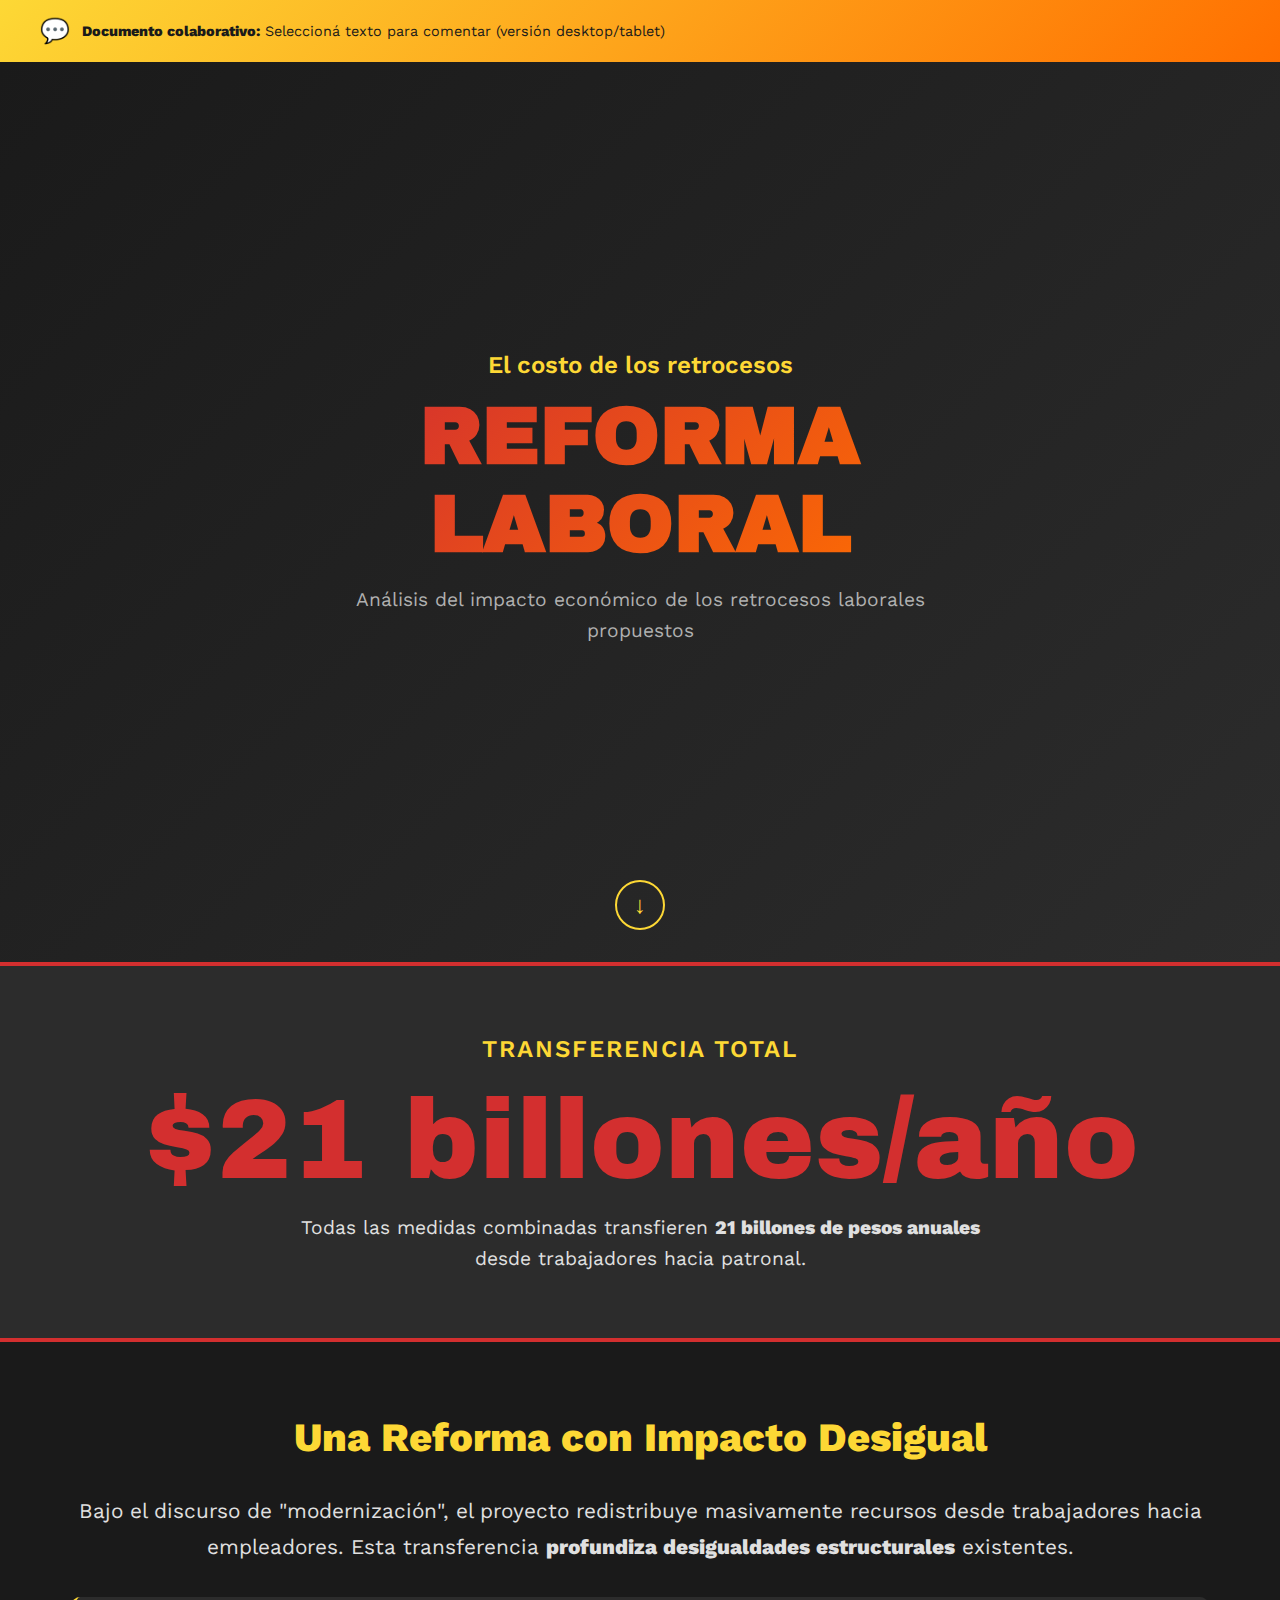
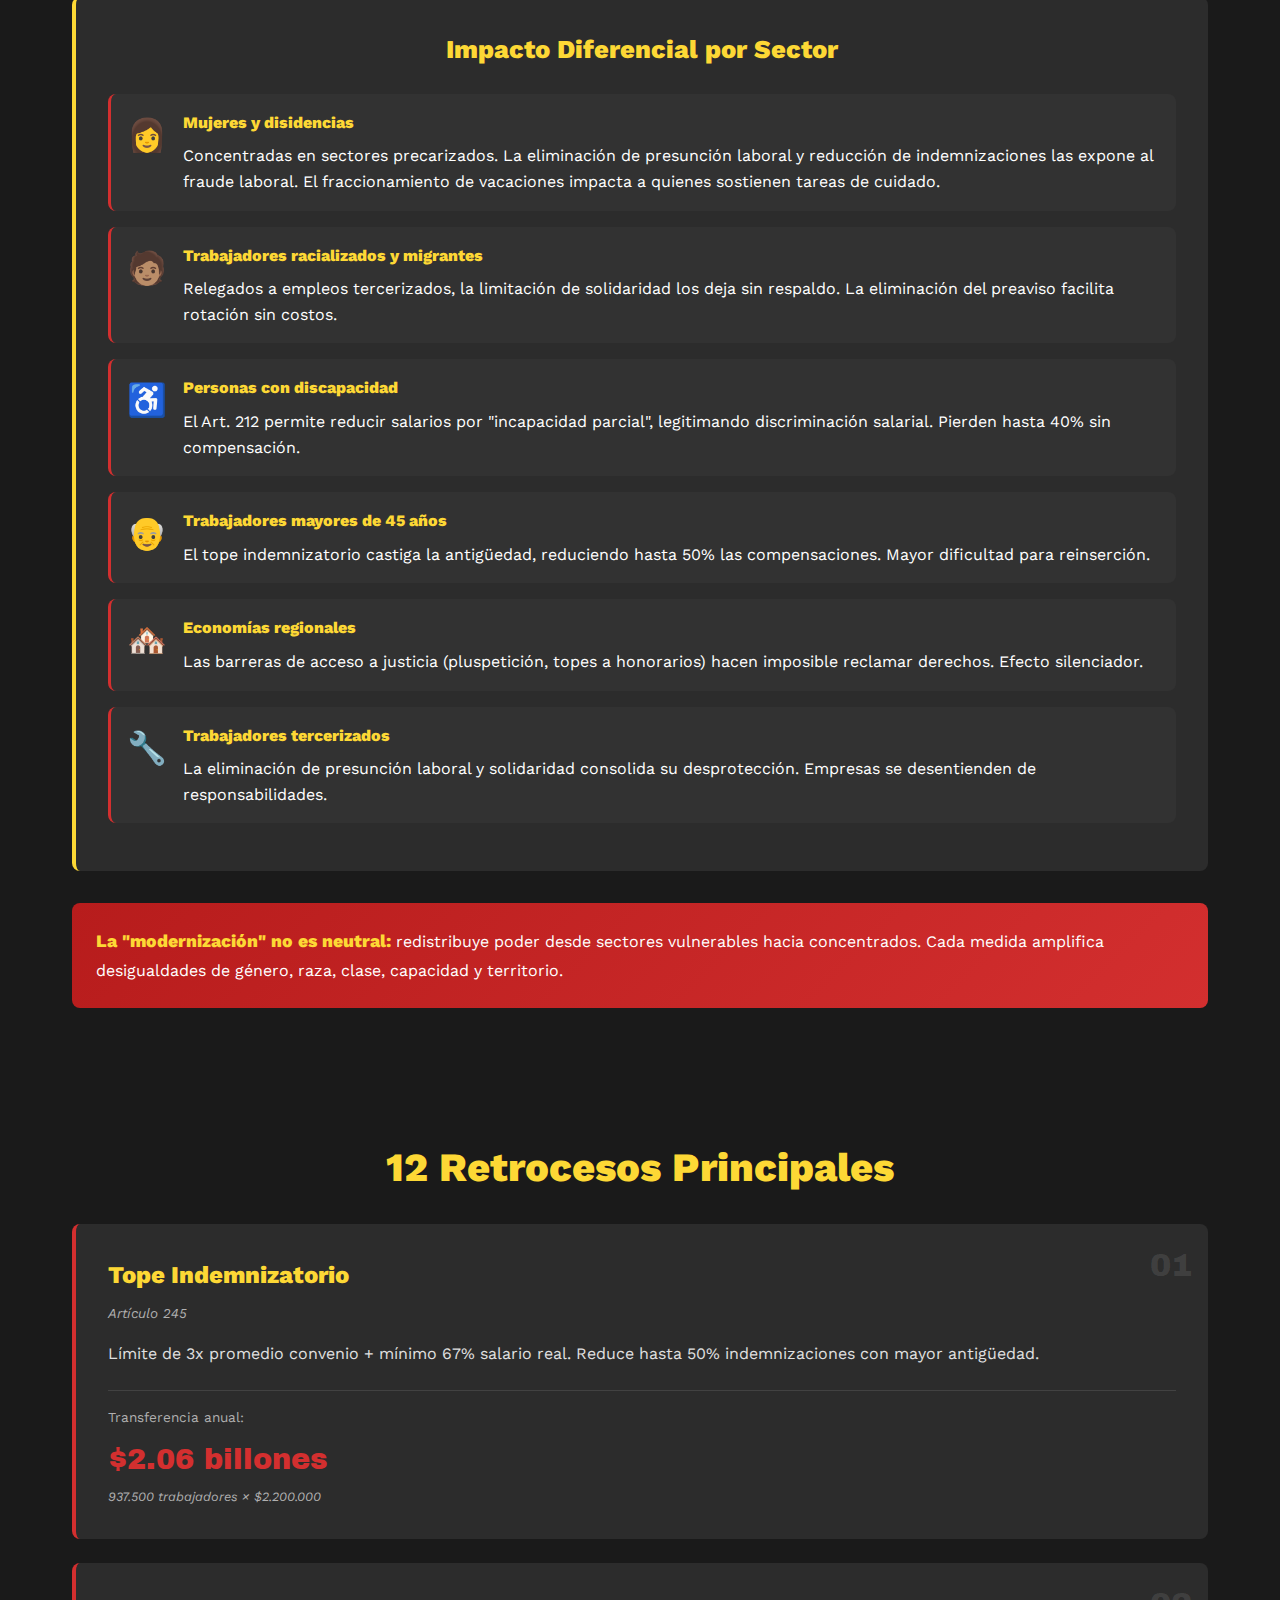
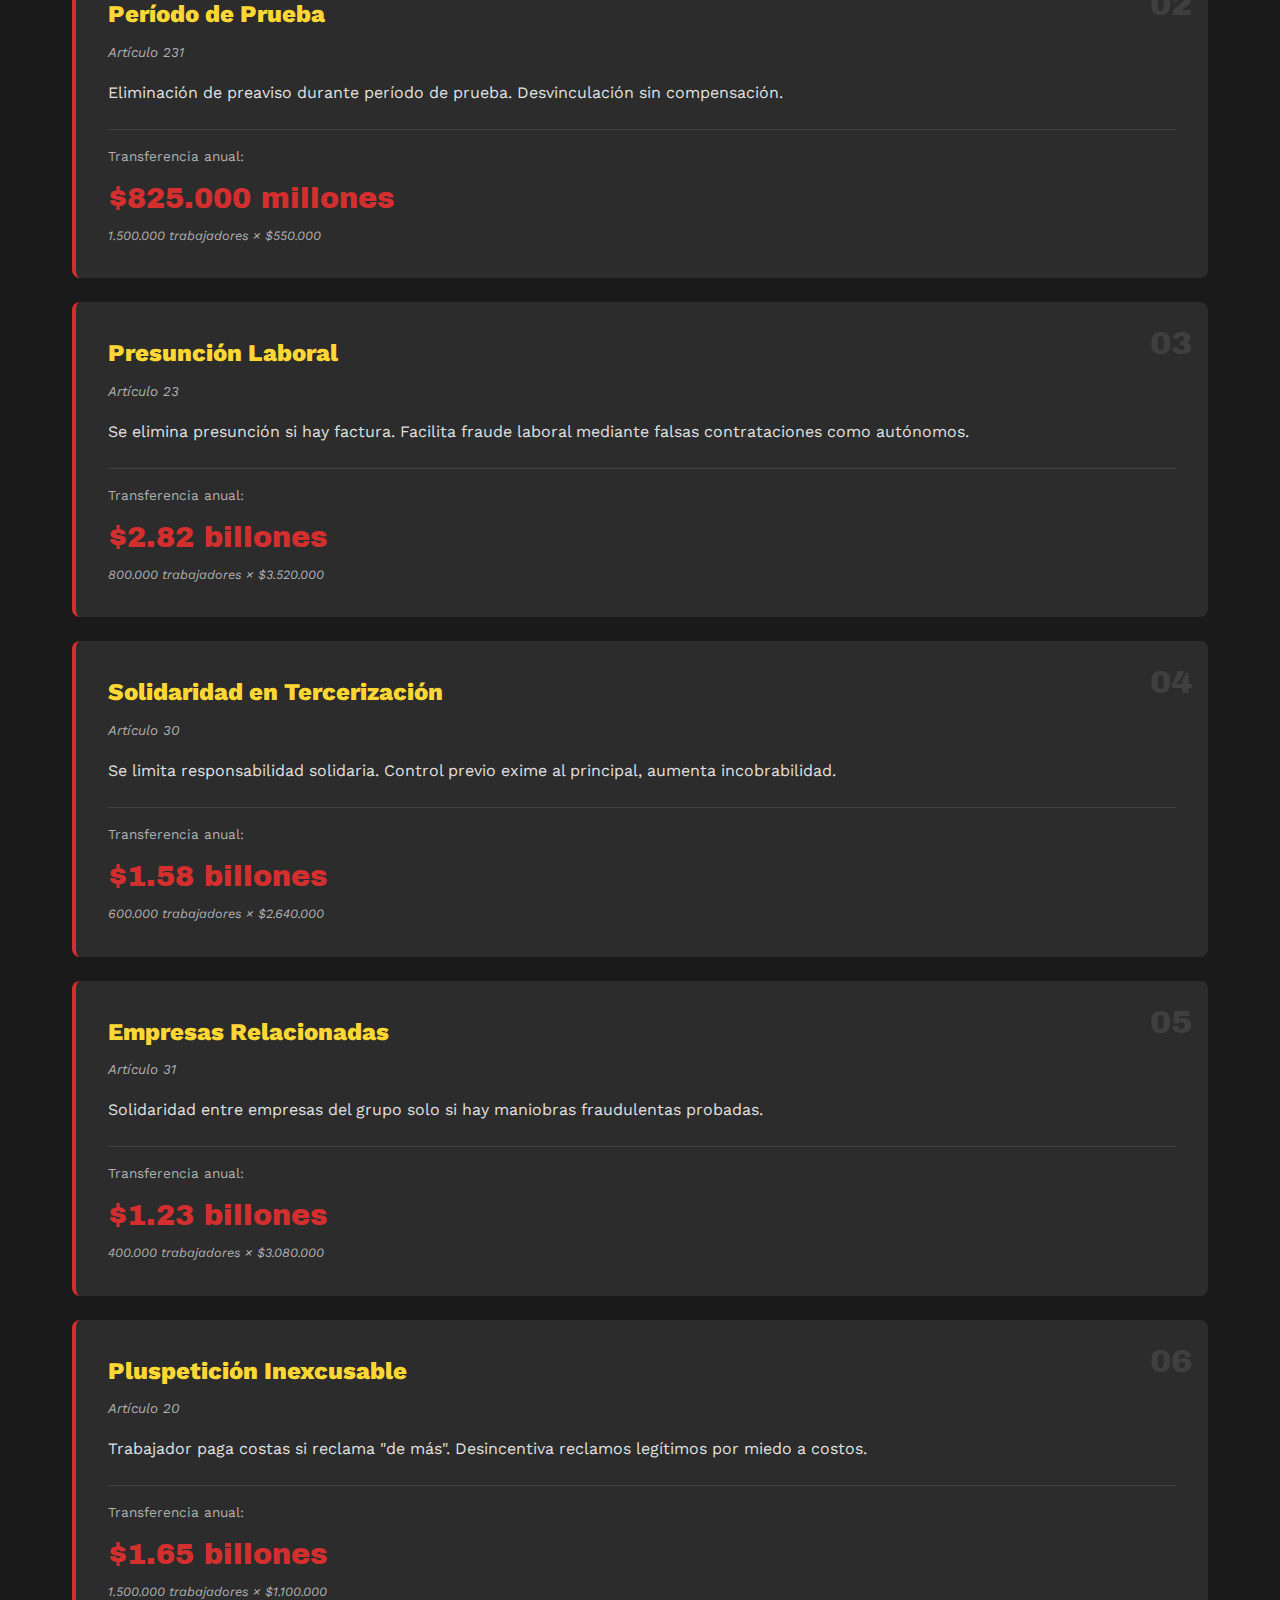
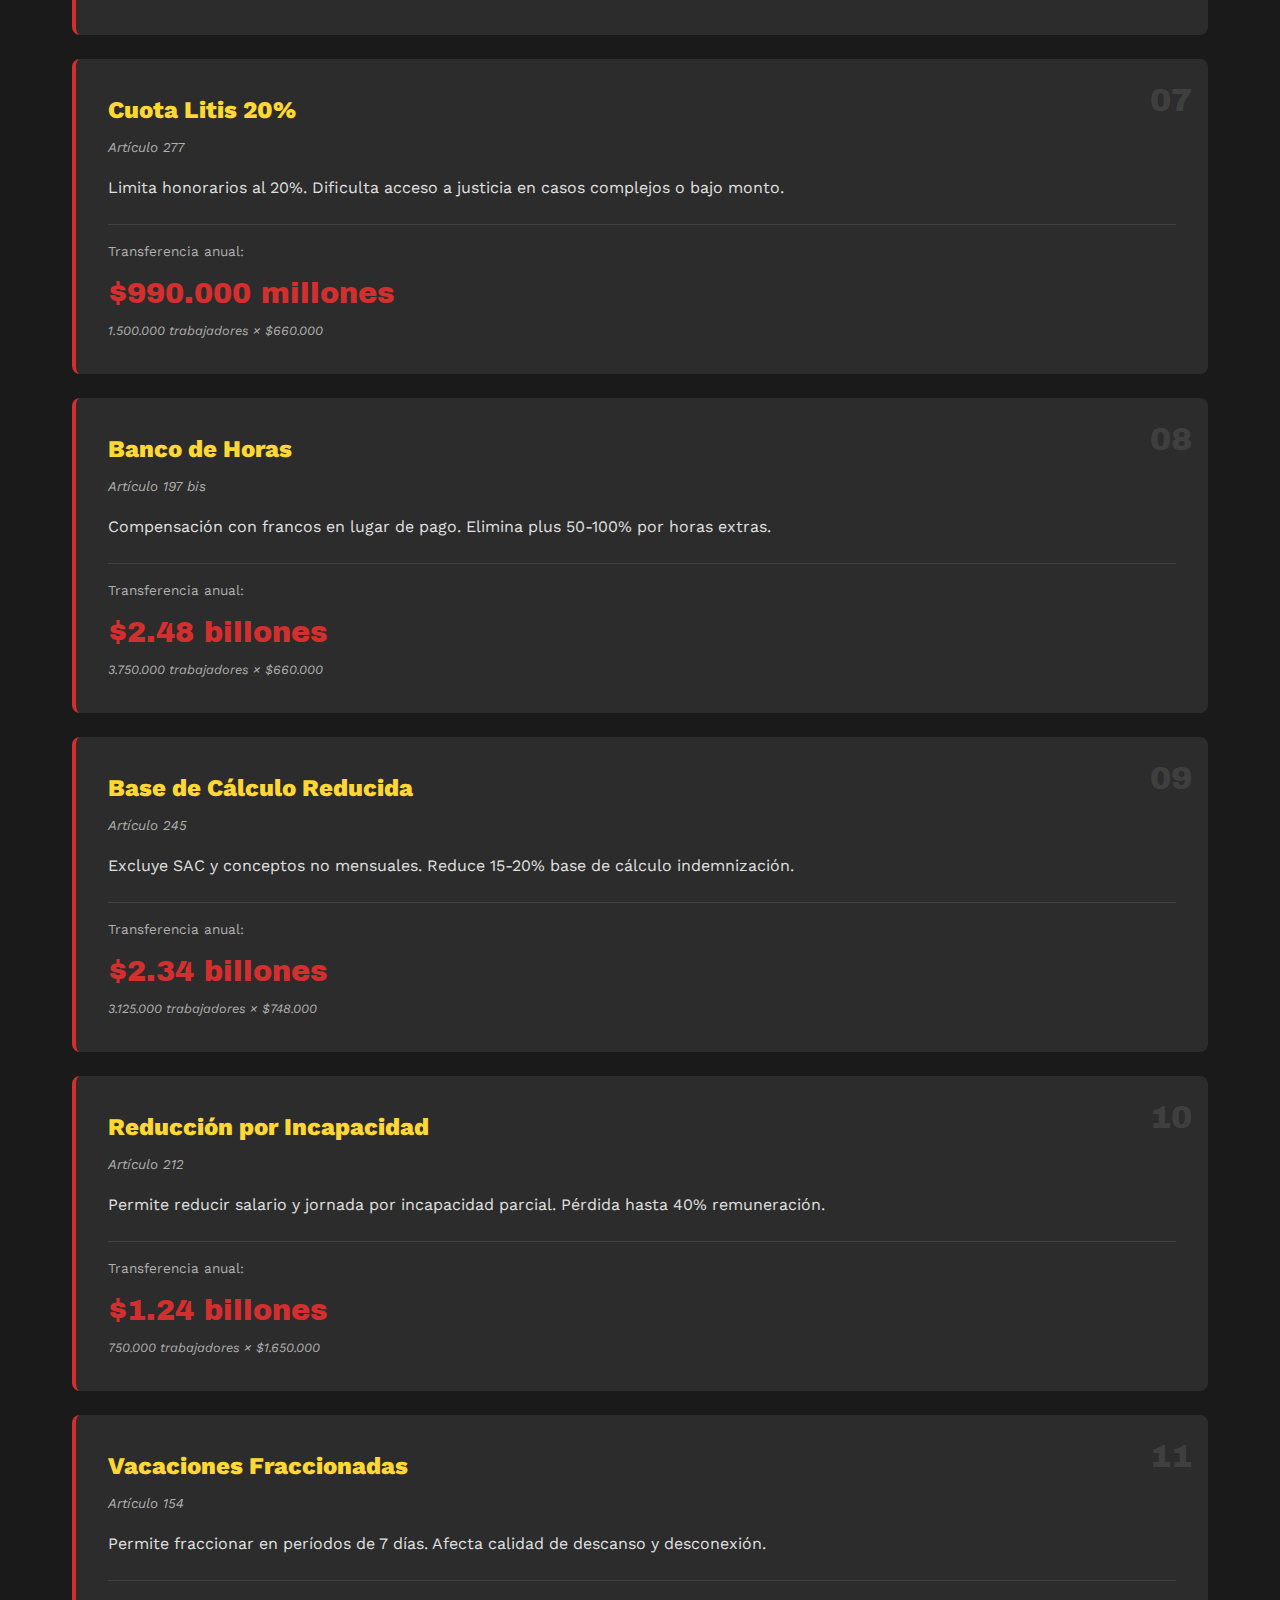
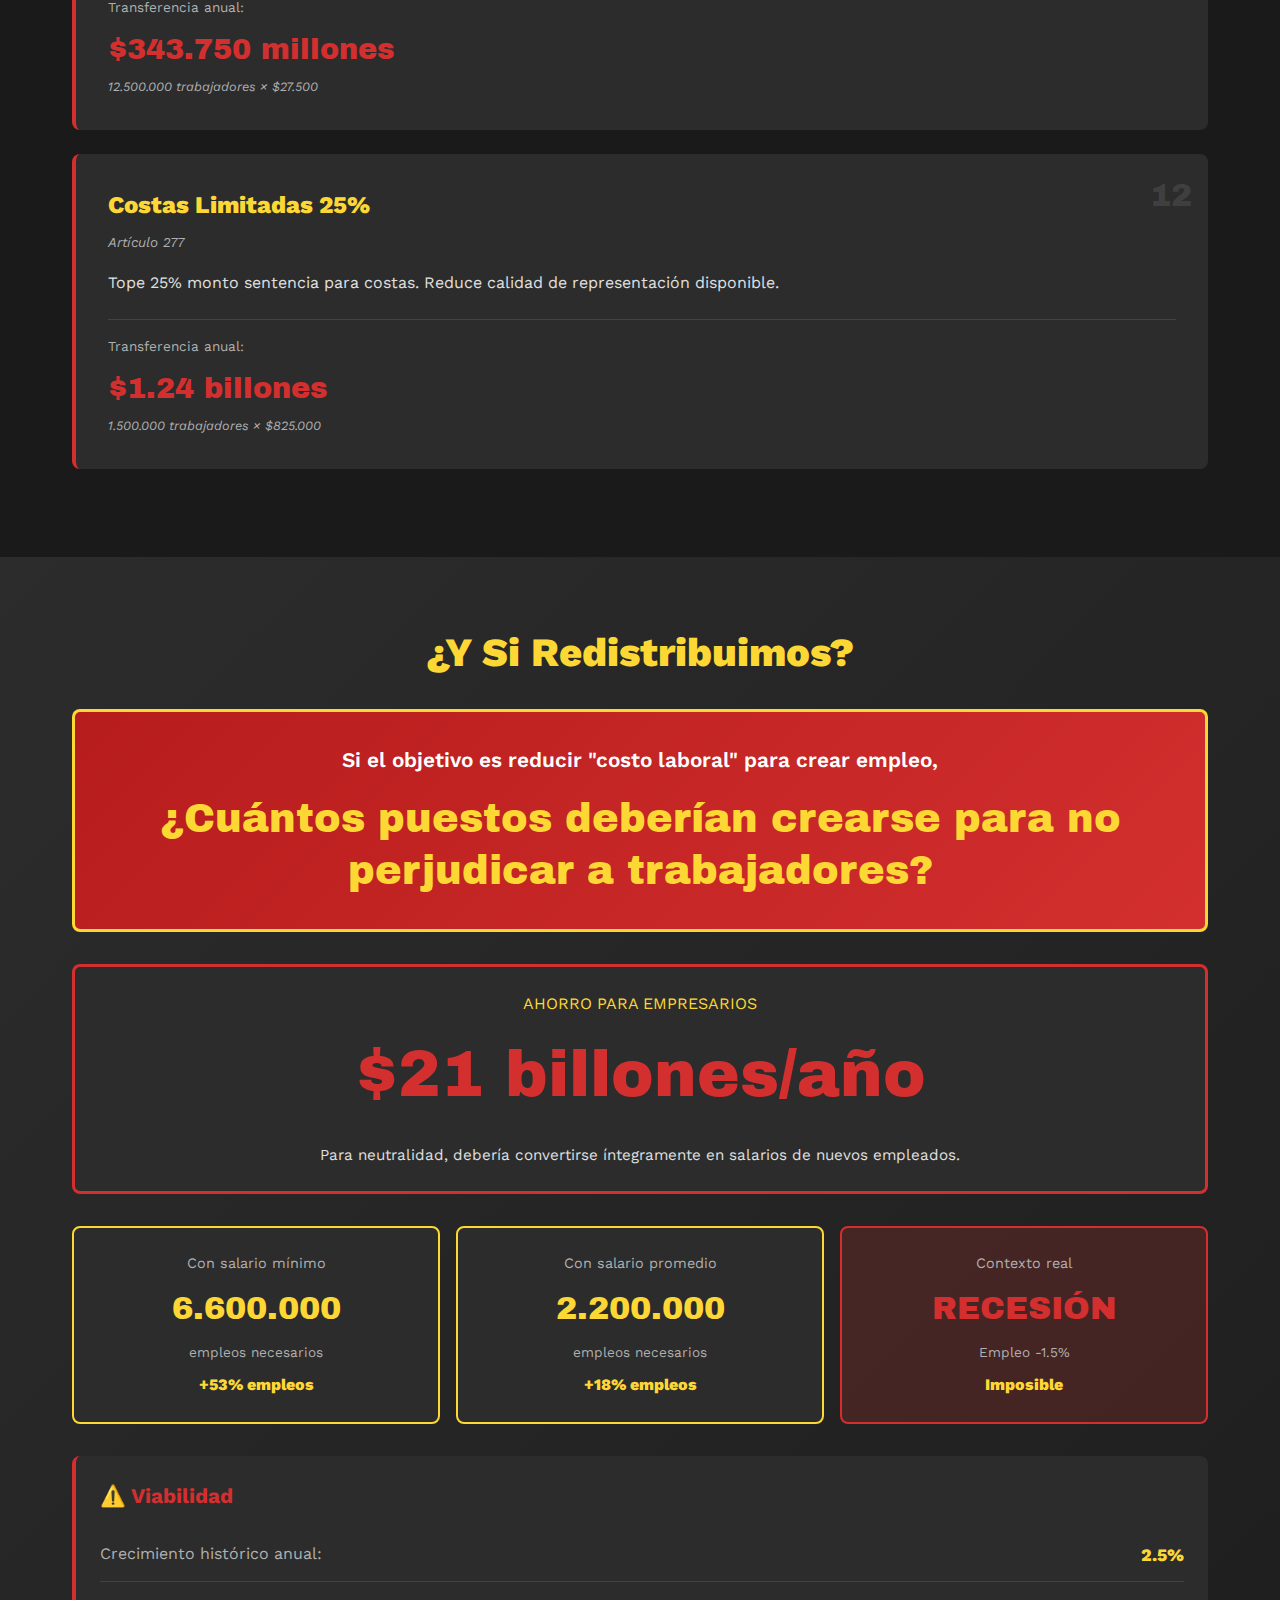
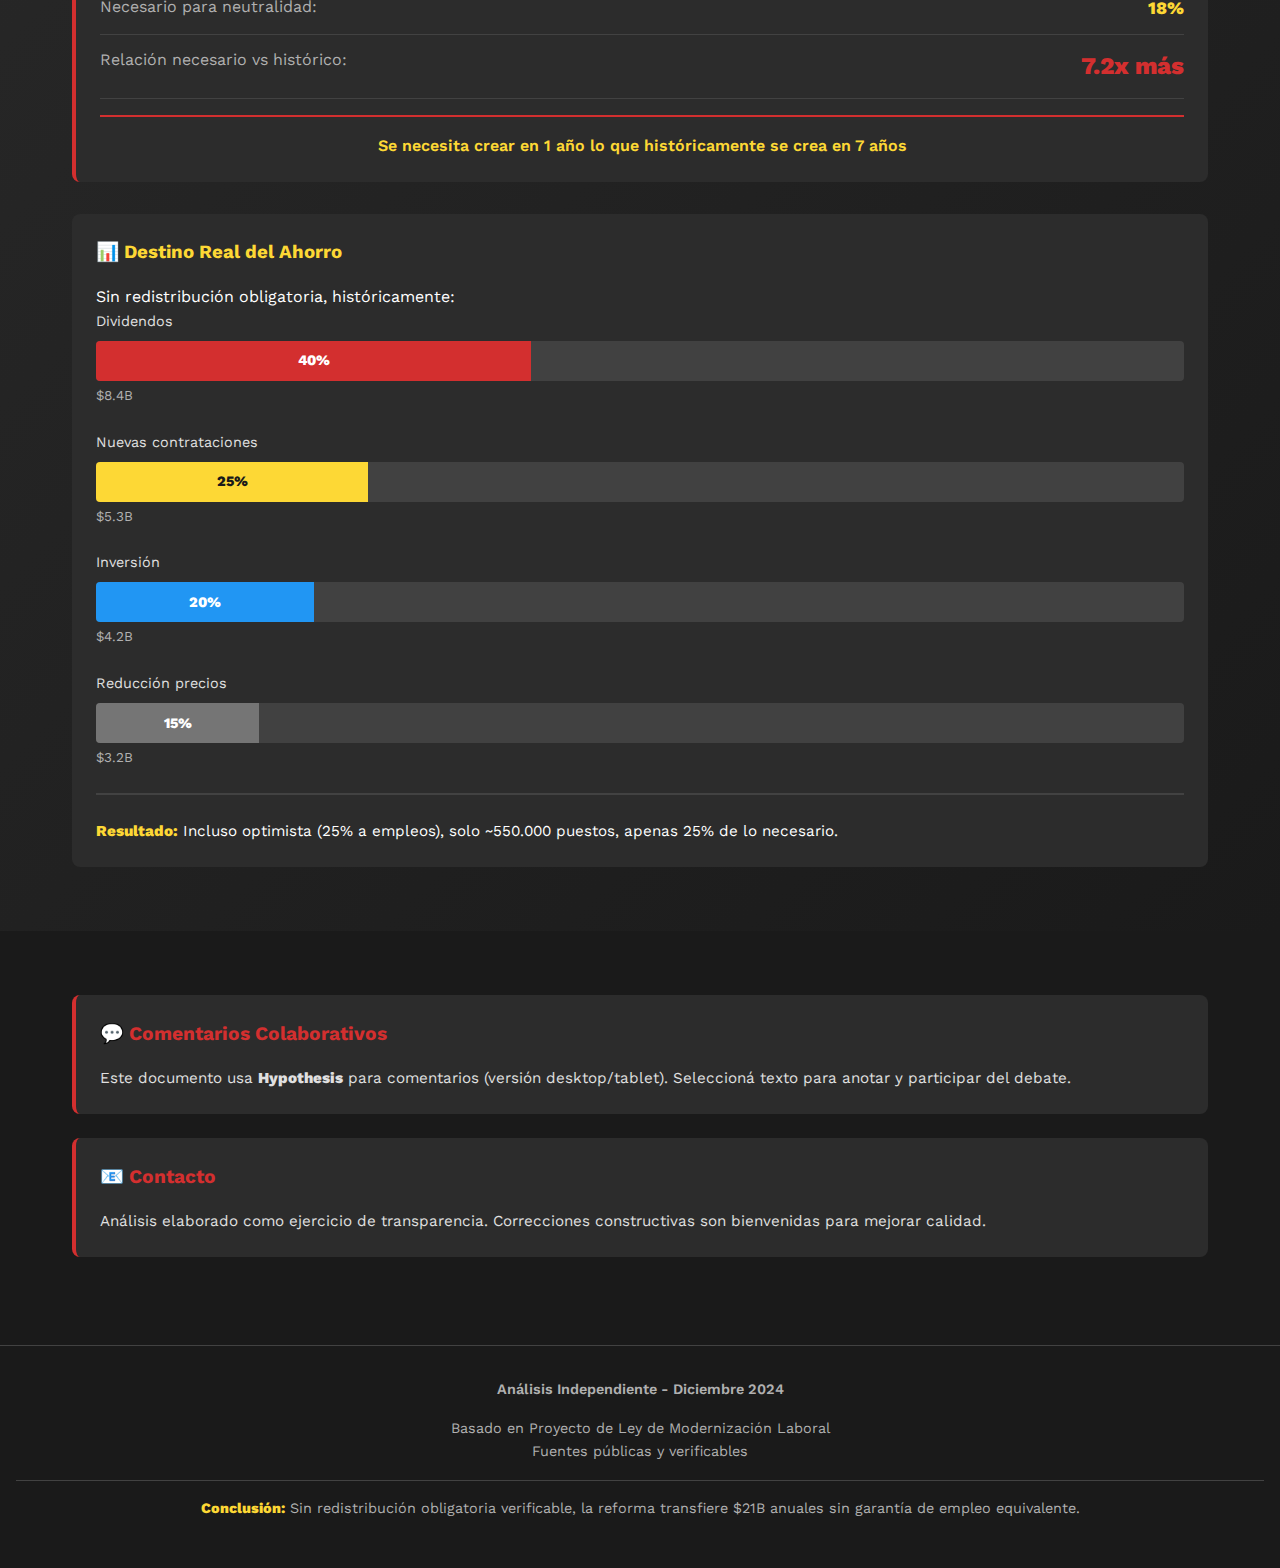
<file: index.html>
<!DOCTYPE html>
<html lang="es">
<head>
    <meta charset="UTF-8">
    <meta name="viewport" content="width=device-width, initial-scale=1.0, maximum-scale=5.0">
    <meta name="description" content="Análisis del impacto económico de la reforma laboral argentina: transferencia de $21 billones anuales">
    <title>Impacto Económico: Reforma Laboral Argentina</title>
    
    <link rel="preconnect" href="https://fonts.googleapis.com">
    <link rel="preconnect" href="https://fonts.gstatic.com" crossorigin>
    <link href="https://fonts.googleapis.com/css2?family=Archivo+Black&family=Work+Sans:wght@400;600;800&display=swap" rel="stylesheet">
    <link rel="stylesheet" href="mobile-styles.css">
</head>
<body>
    <!-- Banner de comentarios - solo visible en desktop -->
    <div class="comments-banner">
        <div class="comments-banner-content">
            <span class="comments-icon">💬</span>
            <p class="comments-text">
                <strong>Documento colaborativo:</strong> Seleccioná texto para comentar (versión desktop/tablet)
            </p>
        </div>
    </div>

    <!-- Hero Section -->
    <header class="hero">
        <div class="hero-content">
            <p class="hero-subtitle">El costo de los retrocesos</p>
            <h1 class="hero-title">Reforma Laboral</h1>
            <p class="hero-description">
                Análisis del impacto económico de los retrocesos laborales propuestos
            </p>
        </div>
        <button class="scroll-btn" aria-label="Ver análisis">
            <span>↓</span>
        </button>
    </header>

    <main>
        <!-- Métrica Principal -->
        <section class="section metric-section">
            <div class="container">
                <h2 class="metric-label">Transferencia Total</h2>
                <p class="metric-value">$21 billones/año</p>
                <p class="metric-desc">
                    Todas las medidas combinadas transfieren <strong>21 billones de pesos anuales</strong> 
                    desde trabajadores hacia patronal.
                </p>
            </div>
        </section>
        <!-- Contexto Interseccional -->
        <section class="section contexto-section">
            <div class="container">
                <h2 class="section-title">Una Reforma con Impacto Desigual</h2>
                
                <p class="lead-text">
                    Bajo el discurso de "modernización", el proyecto redistribuye masivamente recursos desde trabajadores hacia empleadores. 
                    Esta transferencia <strong>profundiza desigualdades estructurales</strong> existentes.
                </p>
                
                <div class="impacto-box">
                    <h3 class="impacto-title">Impacto Diferencial por Sector</h3>
                    
                    <div class="impacto-card">
                        <div class="impacto-icon">👩</div>
                        <div class="impacto-content">
                            <strong>Mujeres y disidencias</strong>
                            <p>Concentradas en sectores precarizados. La eliminación de presunción laboral y reducción de indemnizaciones las expone al fraude laboral. El fraccionamiento de vacaciones impacta a quienes sostienen tareas de cuidado.</p>
                        </div>
                    </div>
                    
                    <div class="impacto-card">
                        <div class="impacto-icon">🧑🏽</div>
                        <div class="impacto-content">
                            <strong>Trabajadores racializados y migrantes</strong>
                            <p>Relegados a empleos tercerizados, la limitación de solidaridad los deja sin respaldo. La eliminación del preaviso facilita rotación sin costos.</p>
                        </div>
                    </div>
                    
                    <div class="impacto-card">
                        <div class="impacto-icon">♿</div>
                        <div class="impacto-content">
                            <strong>Personas con discapacidad</strong>
                            <p>El Art. 212 permite reducir salarios por "incapacidad parcial", legitimando discriminación salarial. Pierden hasta 40% sin compensación.</p>
                        </div>
                    </div>
                    
                    <div class="impacto-card">
                        <div class="impacto-icon">👴</div>
                        <div class="impacto-content">
                            <strong>Trabajadores mayores de 45 años</strong>
                            <p>El tope indemnizatorio castiga la antigüedad, reduciendo hasta 50% las compensaciones. Mayor dificultad para reinserción.</p>
                        </div>
                    </div>
                    
                    <div class="impacto-card">
                        <div class="impacto-icon">🏘️</div>
                        <div class="impacto-content">
                            <strong>Economías regionales</strong>
                            <p>Las barreras de acceso a justicia (pluspetición, topes a honorarios) hacen imposible reclamar derechos. Efecto silenciador.</p>
                        </div>
                    </div>
                    
                    <div class="impacto-card">
                        <div class="impacto-icon">🔧</div>
                        <div class="impacto-content">
                            <strong>Trabajadores tercerizados</strong>
                            <p>La eliminación de presunción laboral y solidaridad consolida su desprotección. Empresas se desentienden de responsabilidades.</p>
                        </div>
                    </div>
                </div>
                
                <div class="conclusion-box">
                    <p>
                        <strong>La "modernización" no es neutral:</strong> redistribuye poder desde sectores vulnerables hacia concentrados. 
                        Cada medida amplifica desigualdades de género, raza, clase, capacidad y territorio.
                    </p>
                </div>
            </div>
        </section>
        <!-- Retrocesos -->
        <section class="section retrocesos-section">
            <div class="container">
                <h2 class="section-title">12 Retrocesos Principales</h2>
                
                <article class="retroceso-card">
                    <span class="card-num">01</span>
                    <h3 class="card-title">Tope Indemnizatorio</h3>
                    <p class="card-art">Artículo 245</p>
                    <p class="card-desc">
                        Límite de 3x promedio convenio + mínimo 67% salario real. Reduce hasta 50% indemnizaciones con mayor antigüedad.
                    </p>
                    <div class="card-impact">
                        <span class="impact-label">Transferencia anual:</span>
                        <p class="impact-value">$2.06 billones</p>
                        <p class="impact-calc">937.500 trabajadores × $2.200.000</p>
                    </div>
                </article>

                <article class="retroceso-card">
                    <span class="card-num">02</span>
                    <h3 class="card-title">Período de Prueba</h3>
                    <p class="card-art">Artículo 231</p>
                    <p class="card-desc">
                        Eliminación de preaviso durante período de prueba. Desvinculación sin compensación.
                    </p>
                    <div class="card-impact">
                        <span class="impact-label">Transferencia anual:</span>
                        <p class="impact-value">$825.000 millones</p>
                        <p class="impact-calc">1.500.000 trabajadores × $550.000</p>
                    </div>
                </article>

                <article class="retroceso-card">
                    <span class="card-num">03</span>
                    <h3 class="card-title">Presunción Laboral</h3>
                    <p class="card-art">Artículo 23</p>
                    <p class="card-desc">
                        Se elimina presunción si hay factura. Facilita fraude laboral mediante falsas contrataciones como autónomos.
                    </p>
                    <div class="card-impact">
                        <span class="impact-label">Transferencia anual:</span>
                        <p class="impact-value">$2.82 billones</p>
                        <p class="impact-calc">800.000 trabajadores × $3.520.000</p>
                    </div>
                </article>

                <article class="retroceso-card">
                    <span class="card-num">04</span>
                    <h3 class="card-title">Solidaridad en Tercerización</h3>
                    <p class="card-art">Artículo 30</p>
                    <p class="card-desc">
                        Se limita responsabilidad solidaria. Control previo exime al principal, aumenta incobrabilidad.
                    </p>
                    <div class="card-impact">
                        <span class="impact-label">Transferencia anual:</span>
                        <p class="impact-value">$1.58 billones</p>
                        <p class="impact-calc">600.000 trabajadores × $2.640.000</p>
                    </div>
                </article>

                <article class="retroceso-card">
                    <span class="card-num">05</span>
                    <h3 class="card-title">Empresas Relacionadas</h3>
                    <p class="card-art">Artículo 31</p>
                    <p class="card-desc">
                        Solidaridad entre empresas del grupo solo si hay maniobras fraudulentas probadas.
                    </p>
                    <div class="card-impact">
                        <span class="impact-label">Transferencia anual:</span>
                        <p class="impact-value">$1.23 billones</p>
                        <p class="impact-calc">400.000 trabajadores × $3.080.000</p>
                    </div>
                </article>

                <article class="retroceso-card">
                    <span class="card-num">06</span>
                    <h3 class="card-title">Pluspetición Inexcusable</h3>
                    <p class="card-art">Artículo 20</p>
                    <p class="card-desc">
                        Trabajador paga costas si reclama "de más". Desincentiva reclamos legítimos por miedo a costos.
                    </p>
                    <div class="card-impact">
                        <span class="impact-label">Transferencia anual:</span>
                        <p class="impact-value">$1.65 billones</p>
                        <p class="impact-calc">1.500.000 trabajadores × $1.100.000</p>
                    </div>
                </article>

                <article class="retroceso-card">
                    <span class="card-num">07</span>
                    <h3 class="card-title">Cuota Litis 20%</h3>
                    <p class="card-art">Artículo 277</p>
                    <p class="card-desc">
                        Limita honorarios al 20%. Dificulta acceso a justicia en casos complejos o bajo monto.
                    </p>
                    <div class="card-impact">
                        <span class="impact-label">Transferencia anual:</span>
                        <p class="impact-value">$990.000 millones</p>
                        <p class="impact-calc">1.500.000 trabajadores × $660.000</p>
                    </div>
                </article>

                <article class="retroceso-card">
                    <span class="card-num">08</span>
                    <h3 class="card-title">Banco de Horas</h3>
                    <p class="card-art">Artículo 197 bis</p>
                    <p class="card-desc">
                        Compensación con francos en lugar de pago. Elimina plus 50-100% por horas extras.
                    </p>
                    <div class="card-impact">
                        <span class="impact-label">Transferencia anual:</span>
                        <p class="impact-value">$2.48 billones</p>
                        <p class="impact-calc">3.750.000 trabajadores × $660.000</p>
                    </div>
                </article>

                <article class="retroceso-card">
                    <span class="card-num">09</span>
                    <h3 class="card-title">Base de Cálculo Reducida</h3>
                    <p class="card-art">Artículo 245</p>
                    <p class="card-desc">
                        Excluye SAC y conceptos no mensuales. Reduce 15-20% base de cálculo indemnización.
                    </p>
                    <div class="card-impact">
                        <span class="impact-label">Transferencia anual:</span>
                        <p class="impact-value">$2.34 billones</p>
                        <p class="impact-calc">3.125.000 trabajadores × $748.000</p>
                    </div>
                </article>

                <article class="retroceso-card">
                    <span class="card-num">10</span>
                    <h3 class="card-title">Reducción por Incapacidad</h3>
                    <p class="card-art">Artículo 212</p>
                    <p class="card-desc">
                        Permite reducir salario y jornada por incapacidad parcial. Pérdida hasta 40% remuneración.
                    </p>
                    <div class="card-impact">
                        <span class="impact-label">Transferencia anual:</span>
                        <p class="impact-value">$1.24 billones</p>
                        <p class="impact-calc">750.000 trabajadores × $1.650.000</p>
                    </div>
                </article>

                <article class="retroceso-card">
                    <span class="card-num">11</span>
                    <h3 class="card-title">Vacaciones Fraccionadas</h3>
                    <p class="card-art">Artículo 154</p>
                    <p class="card-desc">
                        Permite fraccionar en períodos de 7 días. Afecta calidad de descanso y desconexión.
                    </p>
                    <div class="card-impact">
                        <span class="impact-label">Transferencia anual:</span>
                        <p class="impact-value">$343.750 millones</p>
                        <p class="impact-calc">12.500.000 trabajadores × $27.500</p>
                    </div>
                </article>

                <article class="retroceso-card">
                    <span class="card-num">12</span>
                    <h3 class="card-title">Costas Limitadas 25%</h3>
                    <p class="card-art">Artículo 277</p>
                    <p class="card-desc">
                        Tope 25% monto sentencia para costas. Reduce calidad de representación disponible.
                    </p>
                    <div class="card-impact">
                        <span class="impact-label">Transferencia anual:</span>
                        <p class="impact-value">$1.24 billones</p>
                        <p class="impact-calc">1.500.000 trabajadores × $825.000</p>
                    </div>
                </article>
            </div>
        </section>

        <!-- Redistribución -->
        <section class="section redistribucion-section">
            <div class="container">
                <h2 class="section-title">¿Y Si Redistribuimos?</h2>
                
                <div class="pregunta-box">
                    <p class="pregunta-intro">Si el objetivo es reducir "costo laboral" para crear empleo,</p>
                    <p class="pregunta-main">¿Cuántos puestos deberían crearse para no perjudicar a trabajadores?</p>
                </div>

                <div class="highlight-box">
                    <p class="highlight-label">Ahorro para Empresarios</p>
                    <p class="highlight-value">$21 billones/año</p>
                    <p class="highlight-text">
                        Para neutralidad, debería convertirse íntegramente en salarios de nuevos empleados.
                    </p>
                </div>

                <div class="scenario-grid">
                    <div class="scenario-card">
                        <p class="scenario-label">Con salario mínimo</p>
                        <p class="scenario-value">6.600.000</p>
                        <p class="scenario-sub">empleos necesarios</p>
                        <p class="scenario-impact">+53% empleos</p>
                    </div>

                    <div class="scenario-card">
                        <p class="scenario-label">Con salario promedio</p>
                        <p class="scenario-value">2.200.000</p>
                        <p class="scenario-sub">empleos necesarios</p>
                        <p class="scenario-impact">+18% empleos</p>
                    </div>

                    <div class="scenario-card scenario-alert">
                        <p class="scenario-label">Contexto real</p>
                        <p class="scenario-value">RECESIÓN</p>
                        <p class="scenario-sub">Empleo -1.5%</p>
                        <p class="scenario-impact">Imposible</p>
                    </div>
                </div>

                <div class="alert-box">
                    <h3 class="alert-title">⚠️ Viabilidad</h3>
                    <div class="viability-item">
                        <span>Crecimiento histórico anual:</span>
                        <strong>2.5%</strong>
                    </div>
                    <div class="viability-item">
                        <span>Necesario para neutralidad:</span>
                        <strong>18%</strong>
                    </div>
                    <div class="viability-item">
                        <span>Relación necesario vs histórico:</span>
                        <strong class="big">7.2x más</strong>
                    </div>
                    <p class="alert-footer">Se necesita crear en 1 año lo que históricamente se crea en 7 años</p>
                </div>

                <div class="distribution-box">
                    <h3>📊 Destino Real del Ahorro</h3>
                    <p>Sin redistribución obligatoria, históricamente:</p>
                    
                    <div class="bar-item">
                        <span class="bar-label">Dividendos</span>
                        <div class="bar-container">
                            <div class="bar-fill" style="width: 40%">40%</div>
                        </div>
                        <span class="bar-amount">$8.4B</span>
                    </div>

                    <div class="bar-item">
                        <span class="bar-label">Nuevas contrataciones</span>
                        <div class="bar-container">
                            <div class="bar-fill bar-accent" style="width: 25%">25%</div>
                        </div>
                        <span class="bar-amount">$5.3B</span>
                    </div>

                    <div class="bar-item">
                        <span class="bar-label">Inversión</span>
                        <div class="bar-container">
                            <div class="bar-fill bar-blue" style="width: 20%">20%</div>
                        </div>
                        <span class="bar-amount">$4.2B</span>
                    </div>

                    <div class="bar-item">
                        <span class="bar-label">Reducción precios</span>
                        <div class="bar-container">
                            <div class="bar-fill bar-gray" style="width: 15%">15%</div>
                        </div>
                        <span class="bar-amount">$3.2B</span>
                    </div>

                    <p class="distribution-conclusion">
                        <strong>Resultado:</strong> Incluso optimista (25% a empleos), solo ~550.000 puestos, 
                        apenas 25% de lo necesario.
                    </p>
                </div>
            </div>
        </section>

        <!-- Contacto -->
        <section class="section contacto-section">
            <div class="container">
                <div class="contacto-box">
                    <h3>💬 Comentarios Colaborativos</h3>
                    <p>
                        Este documento usa <strong>Hypothesis</strong> para comentarios (versión desktop/tablet). 
                        Seleccioná texto para anotar y participar del debate.
                    </p>
                </div>

                <div class="contacto-box">
                    <h3>📧 Contacto</h3>
                    <p>
                        Análisis elaborado como ejercicio de transparencia. 
                        Correcciones constructivas son bienvenidas para mejorar calidad.
                    </p>
                </div>
            </div>
        </section>
    </main>

    <footer class="footer">
        <p class="footer-title">Análisis Independiente - Diciembre 2024</p>
        <p>
            Basado en Proyecto de Ley de Modernización Laboral<br>
            Fuentes públicas y verificables
        </p>
        <p class="footer-conclusion">
            <strong>Conclusión:</strong> Sin redistribución obligatoria verificable, 
            la reforma transfiere $21B anuales sin garantía de empleo equivalente.
        </p>
    </footer>

    <!-- Hypothesis solo en desktop -->
    <script>
        if (window.innerWidth > 768) {
            var config = document.createElement('script');
            config.type = 'application/json';
            config.className = 'js-hypothesis-config';
            config.text = JSON.stringify({ locale: 'es' });
            document.body.appendChild(config);
            
            var script = document.createElement('script');
            script.src = 'https://hypothes.is/embed.js';
            script.async = true;
            document.body.appendChild(script);
        }
    </script>
    
    <script src="script.js"></script>
</body>
</html>
</file>
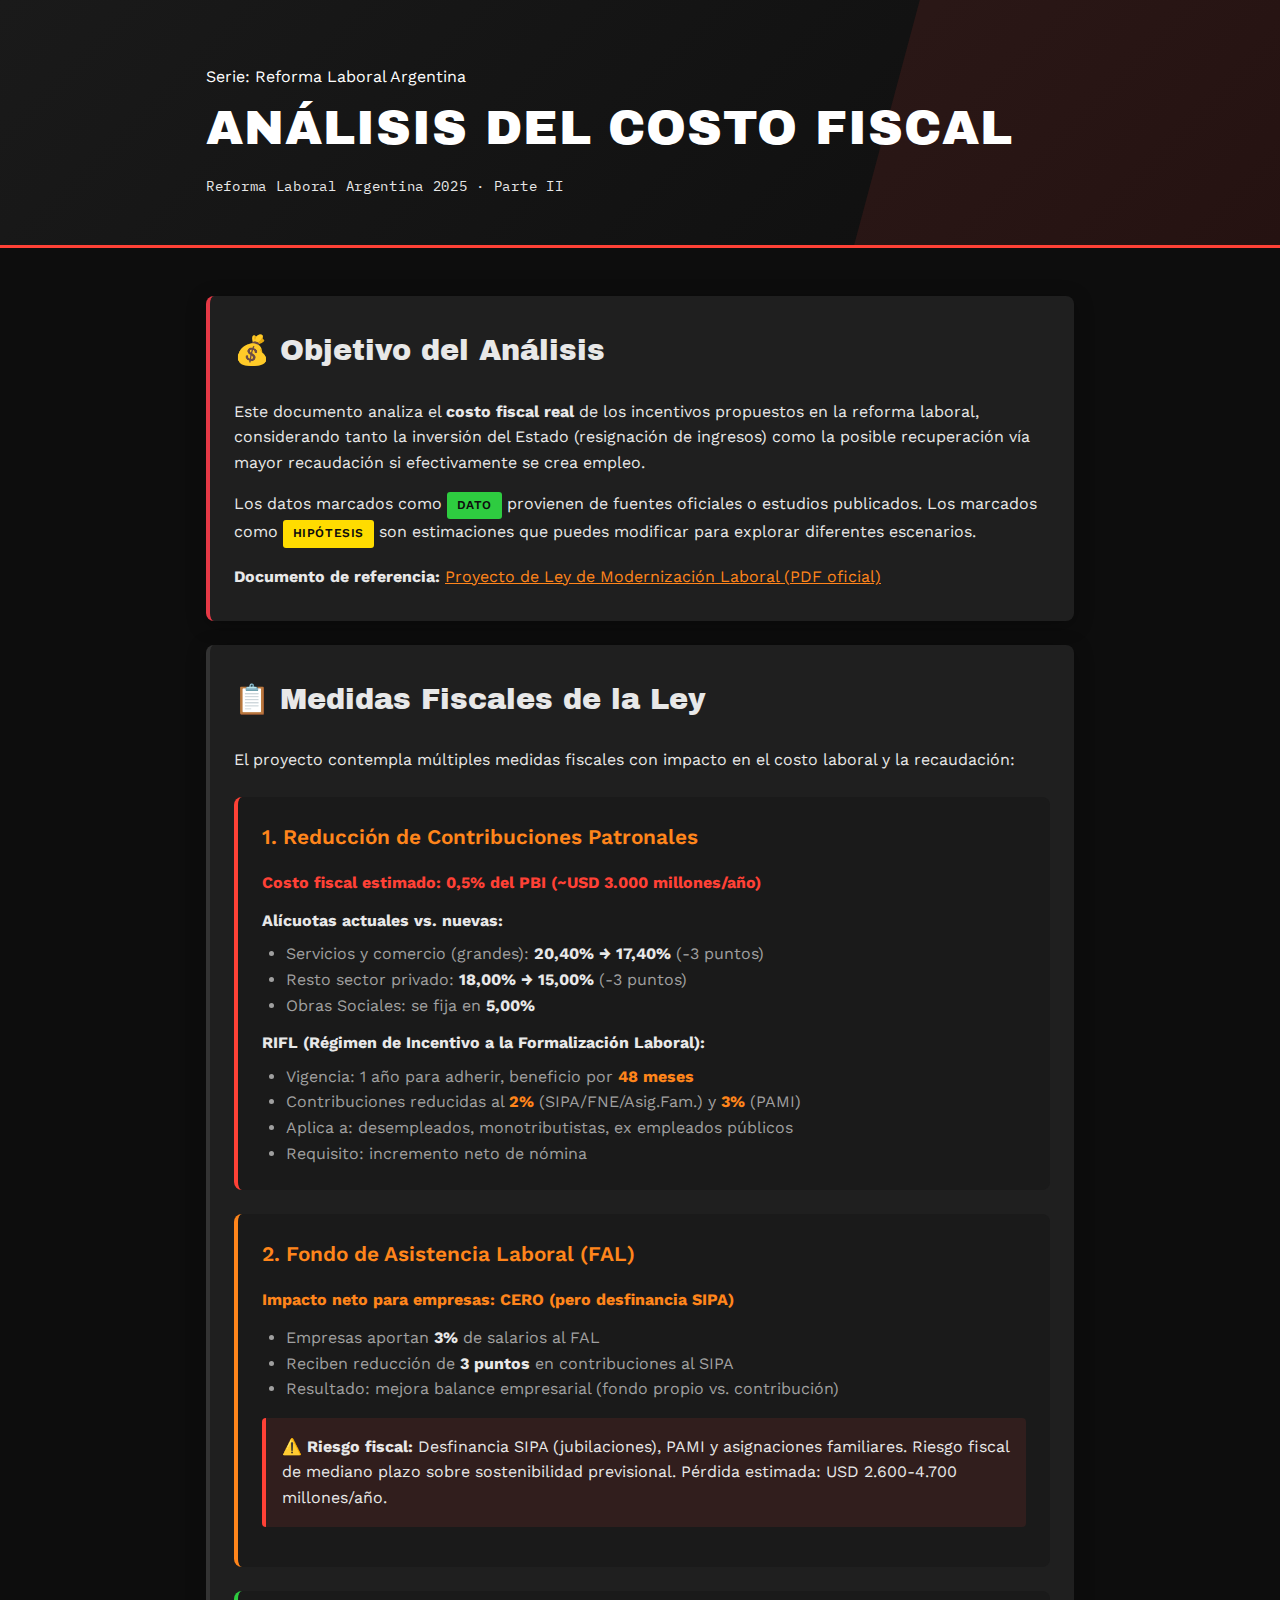
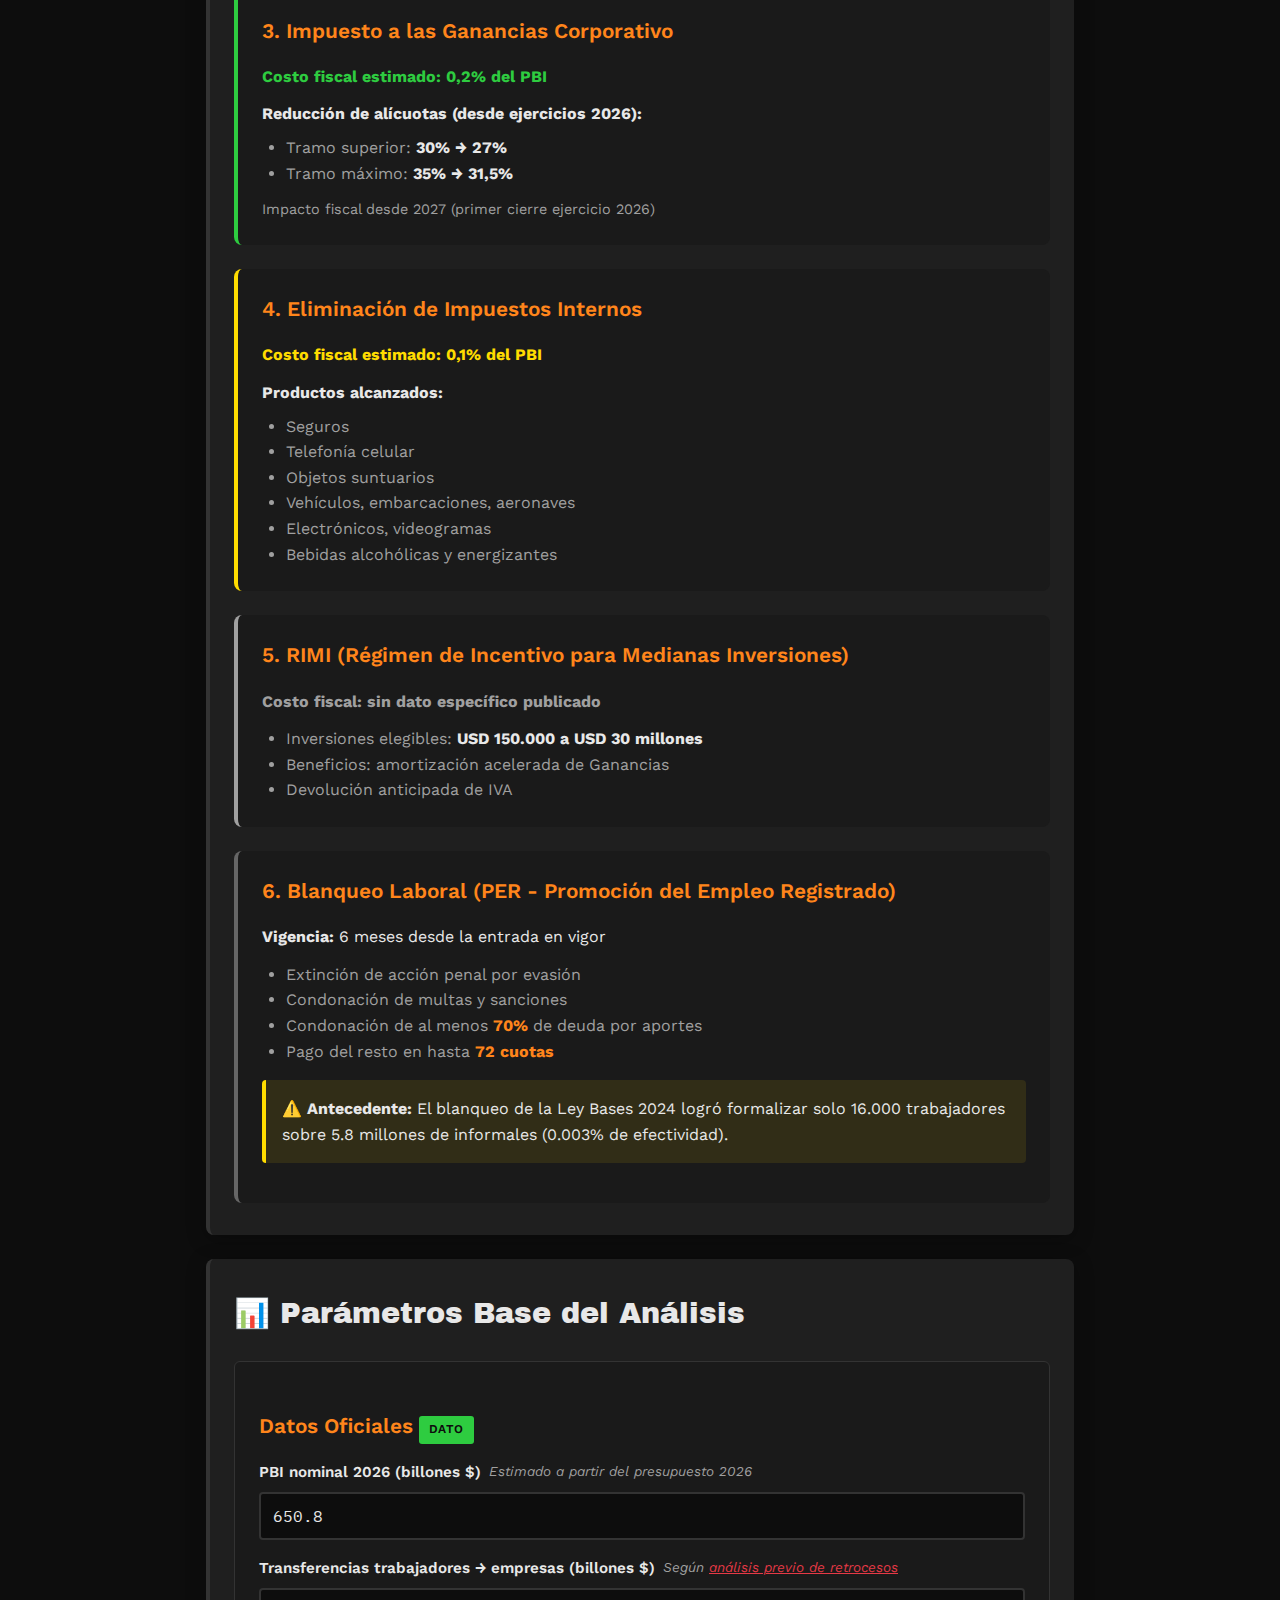
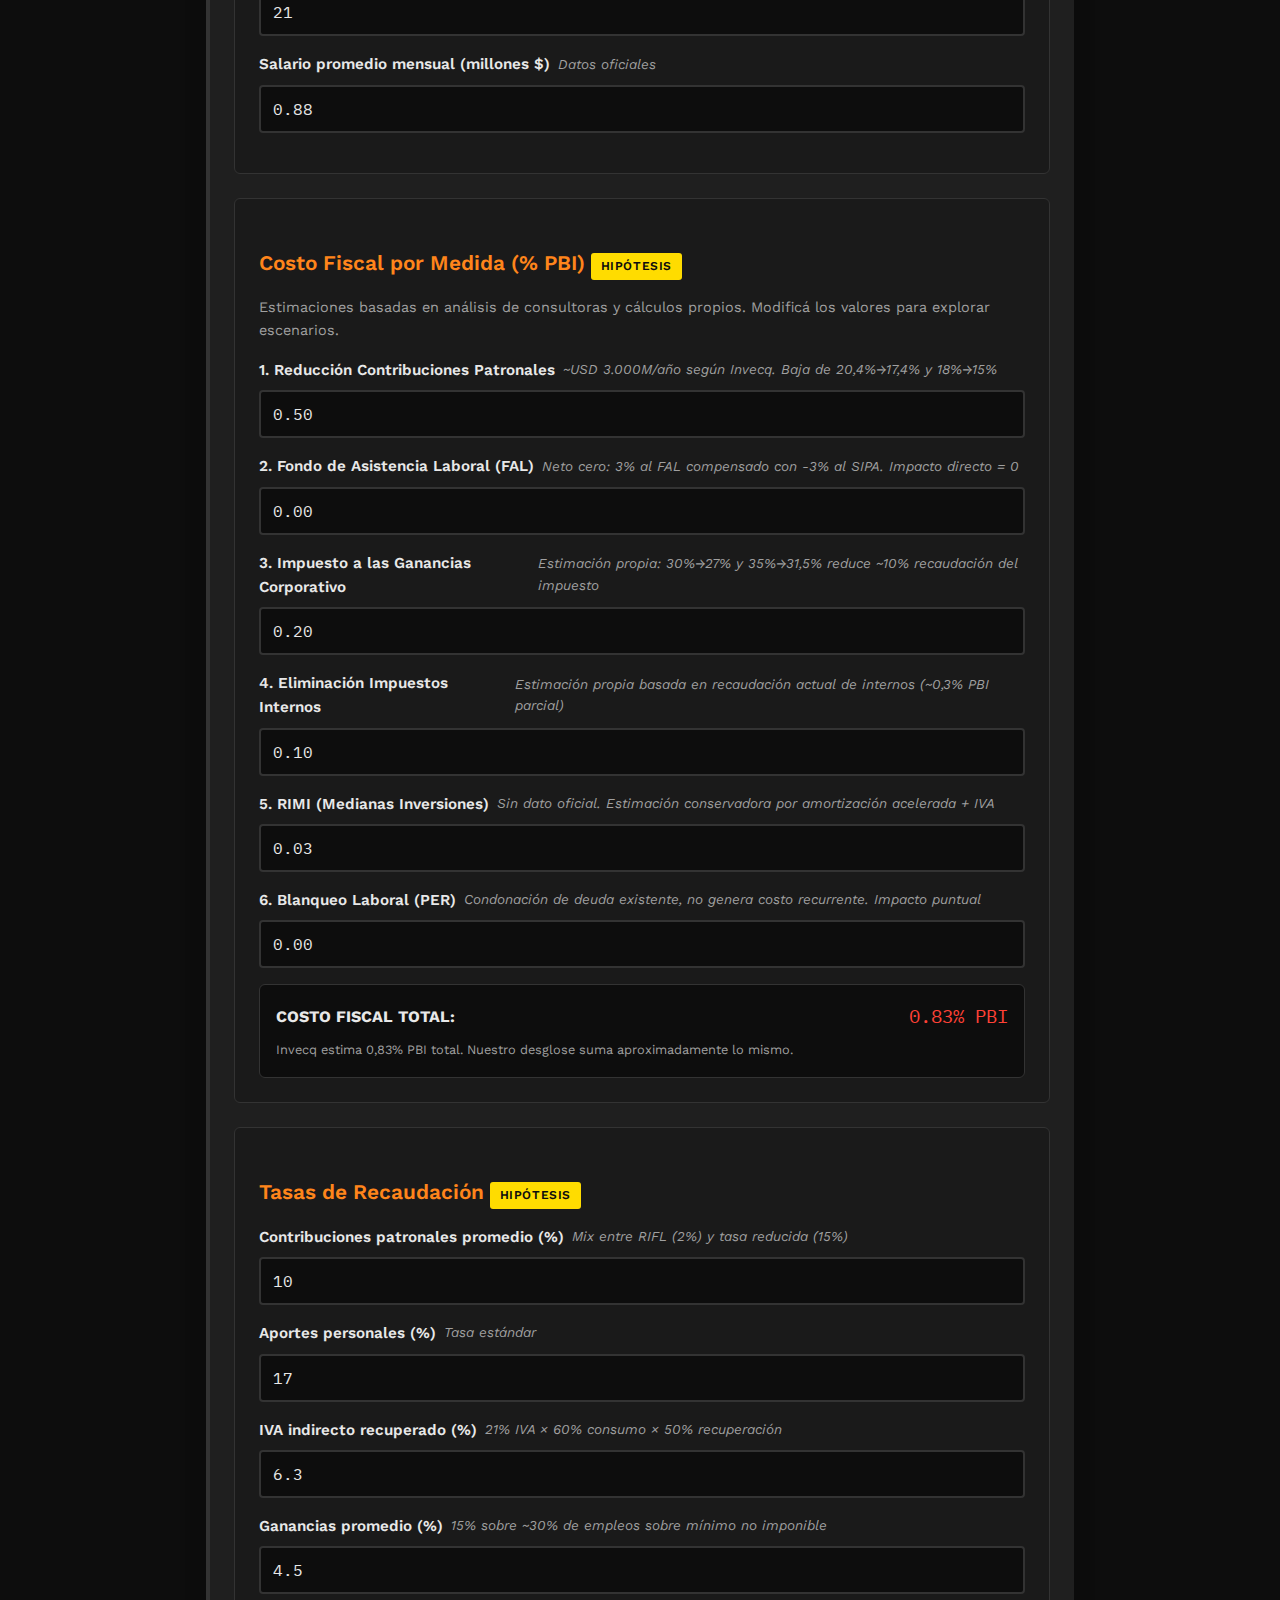
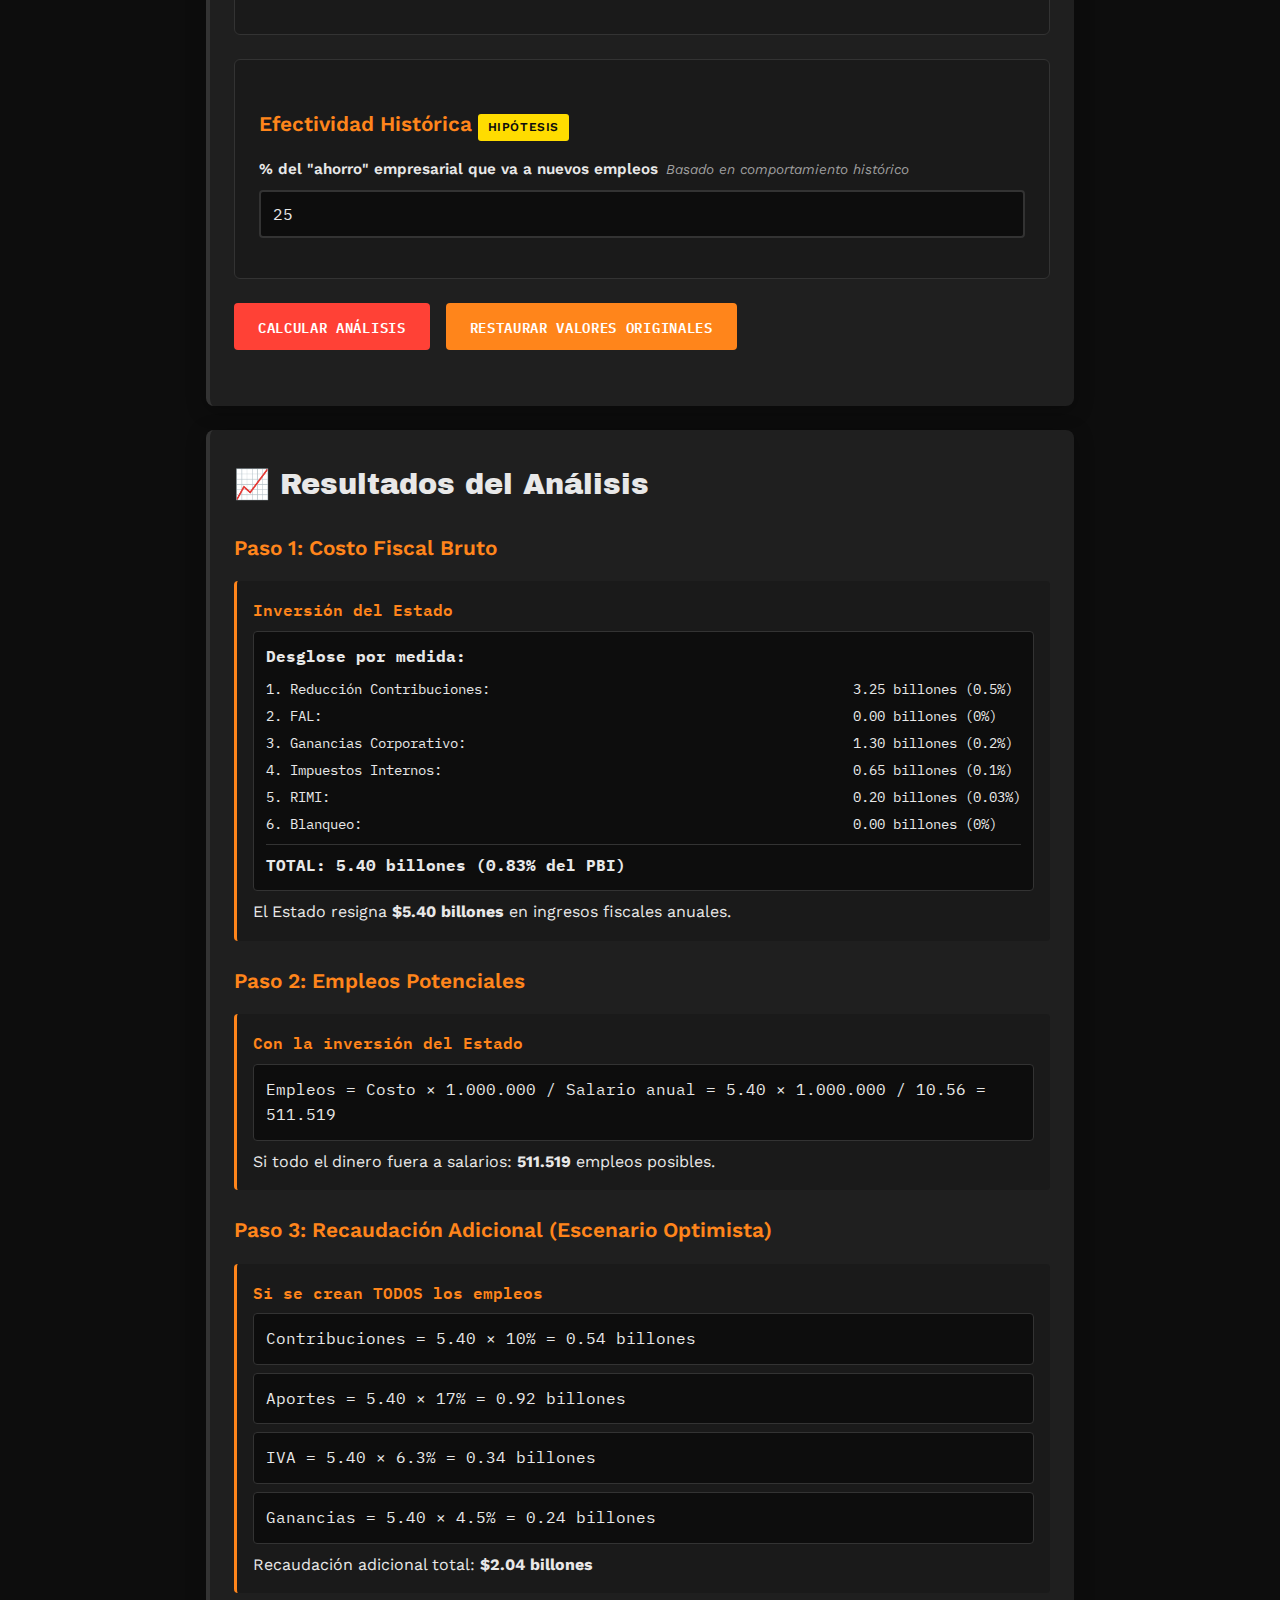
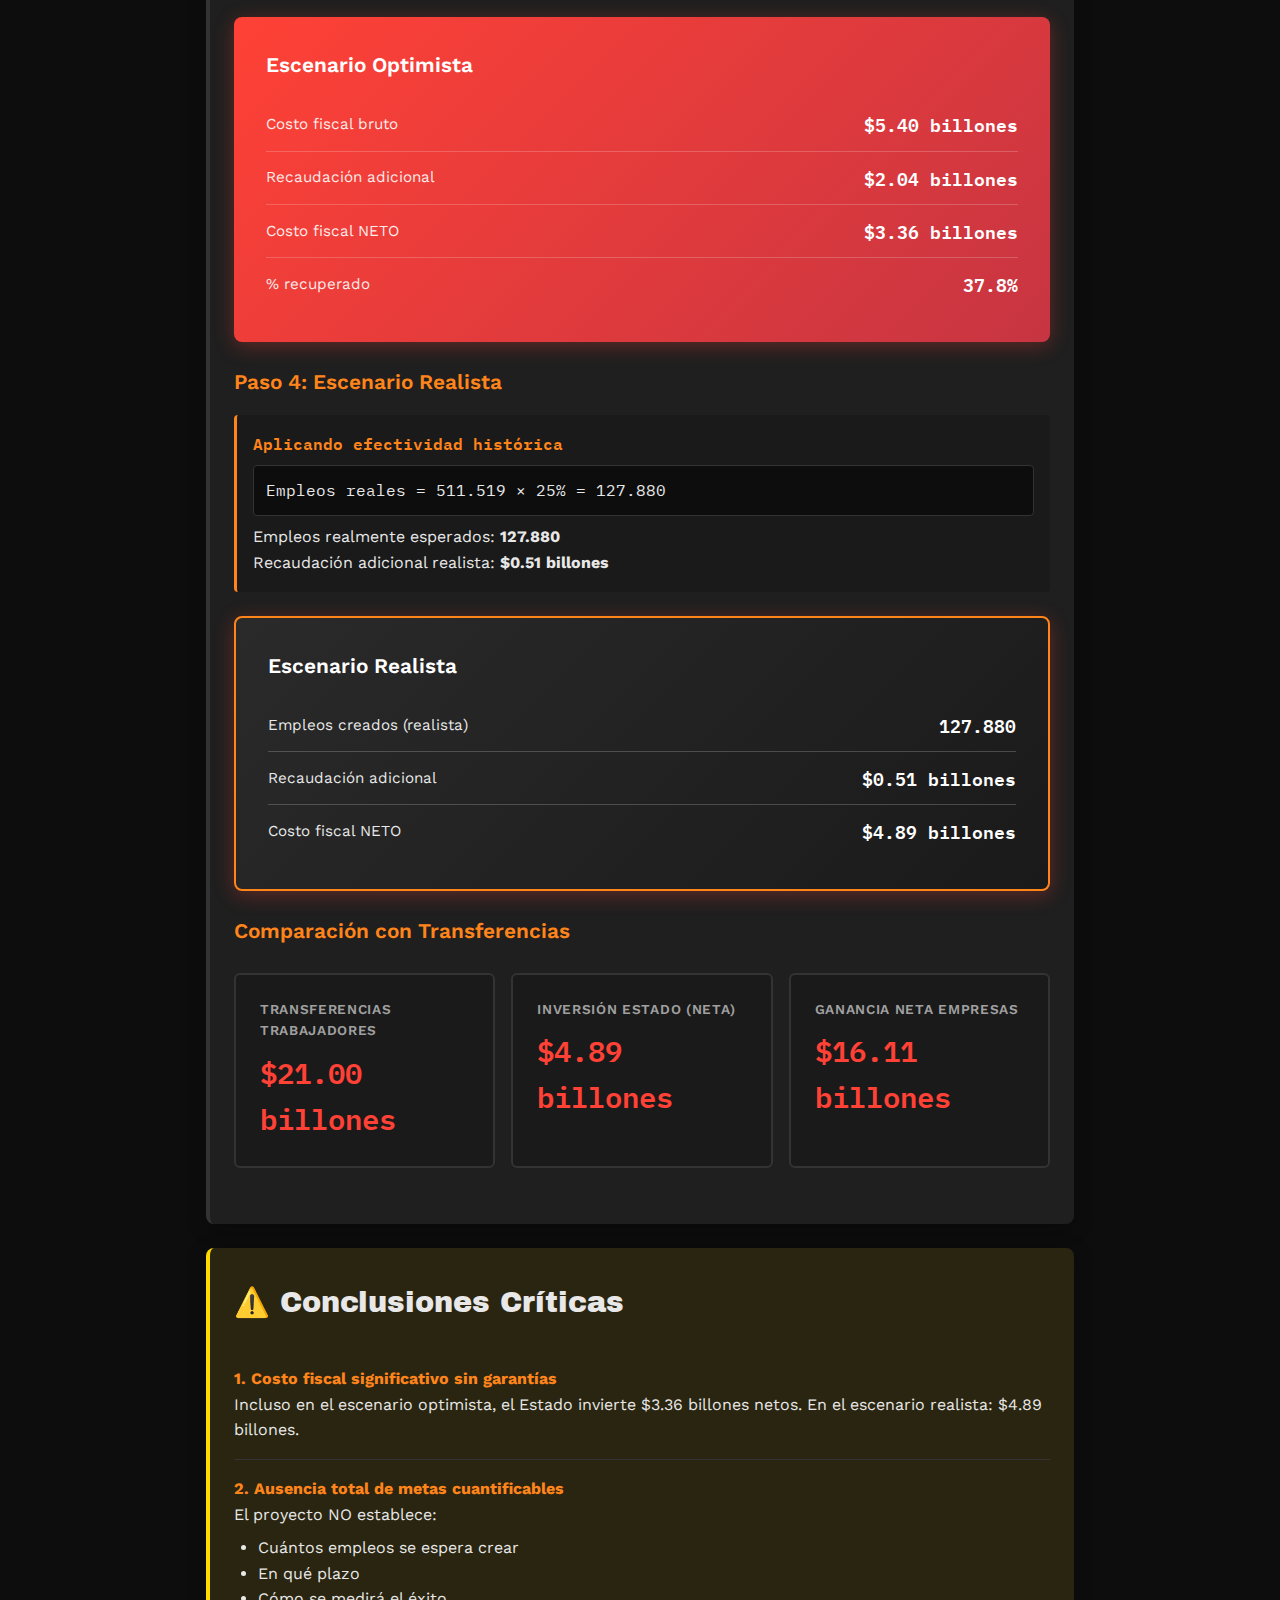
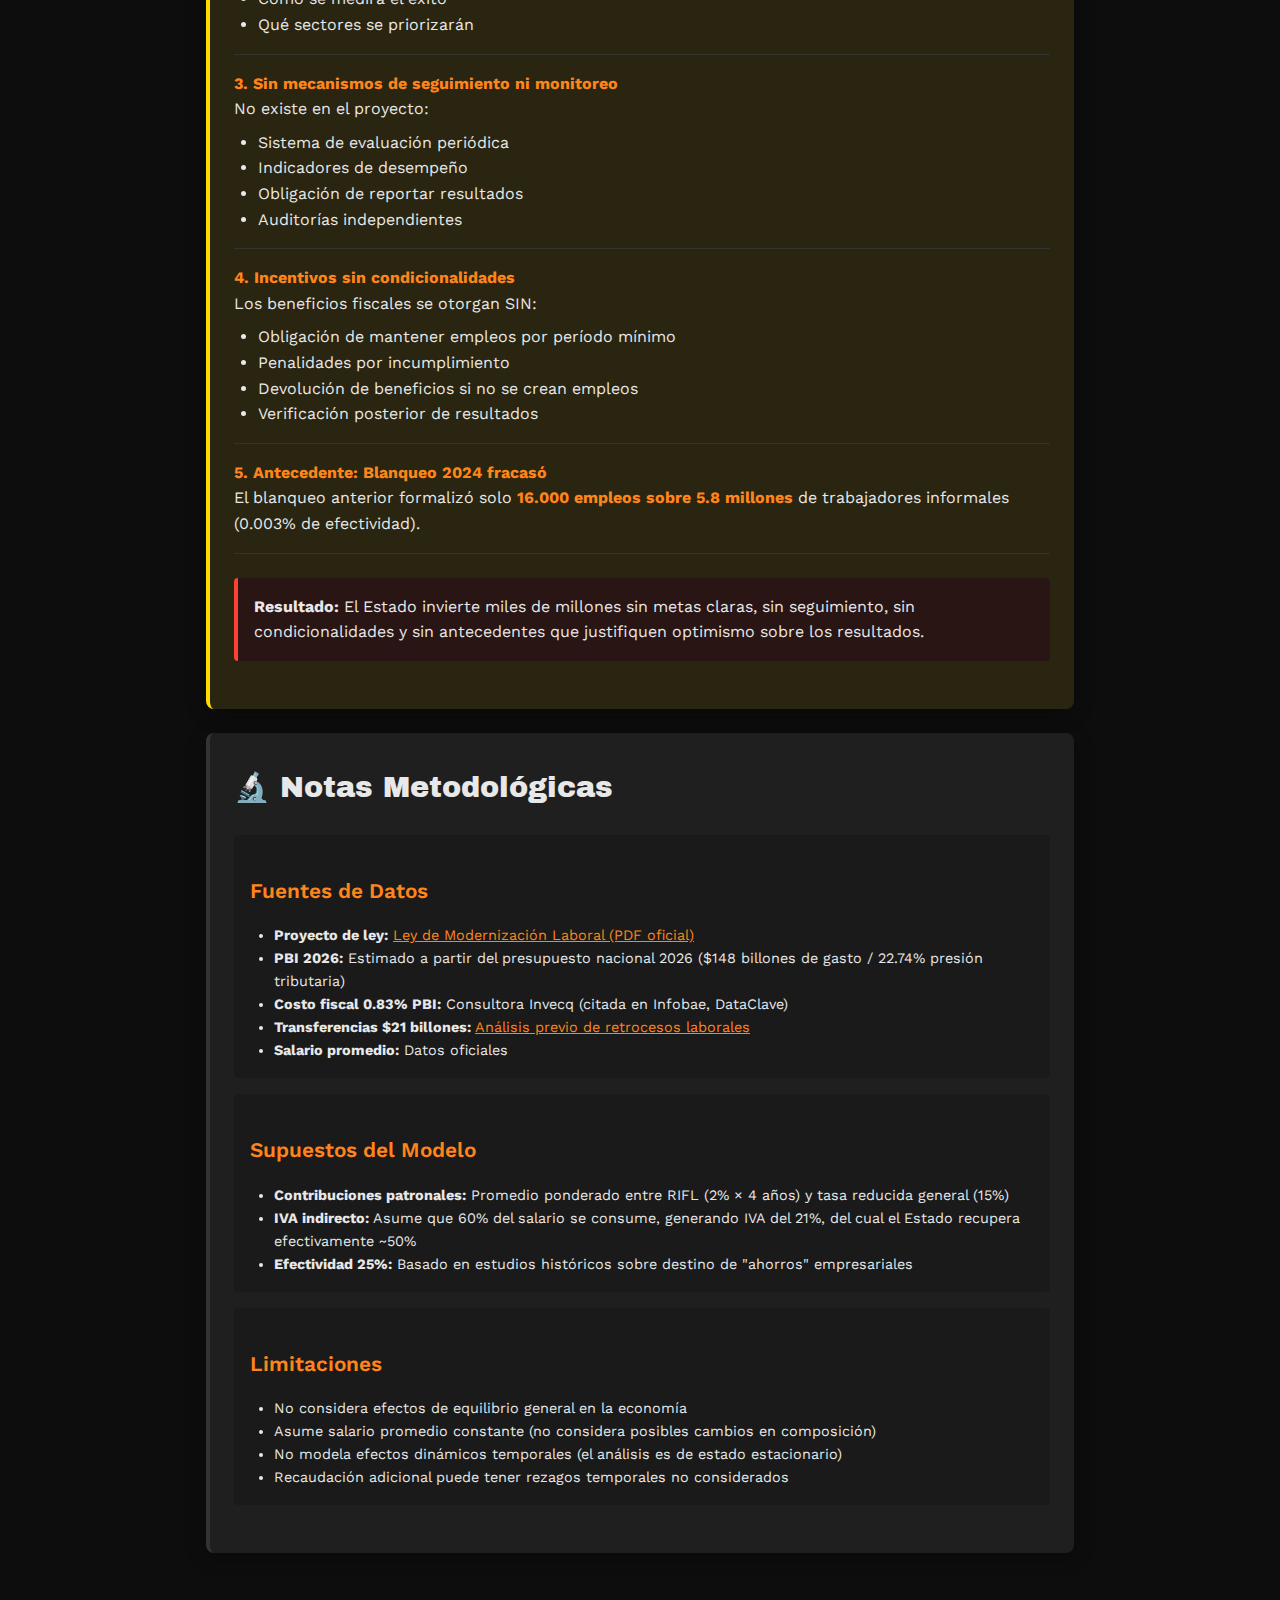
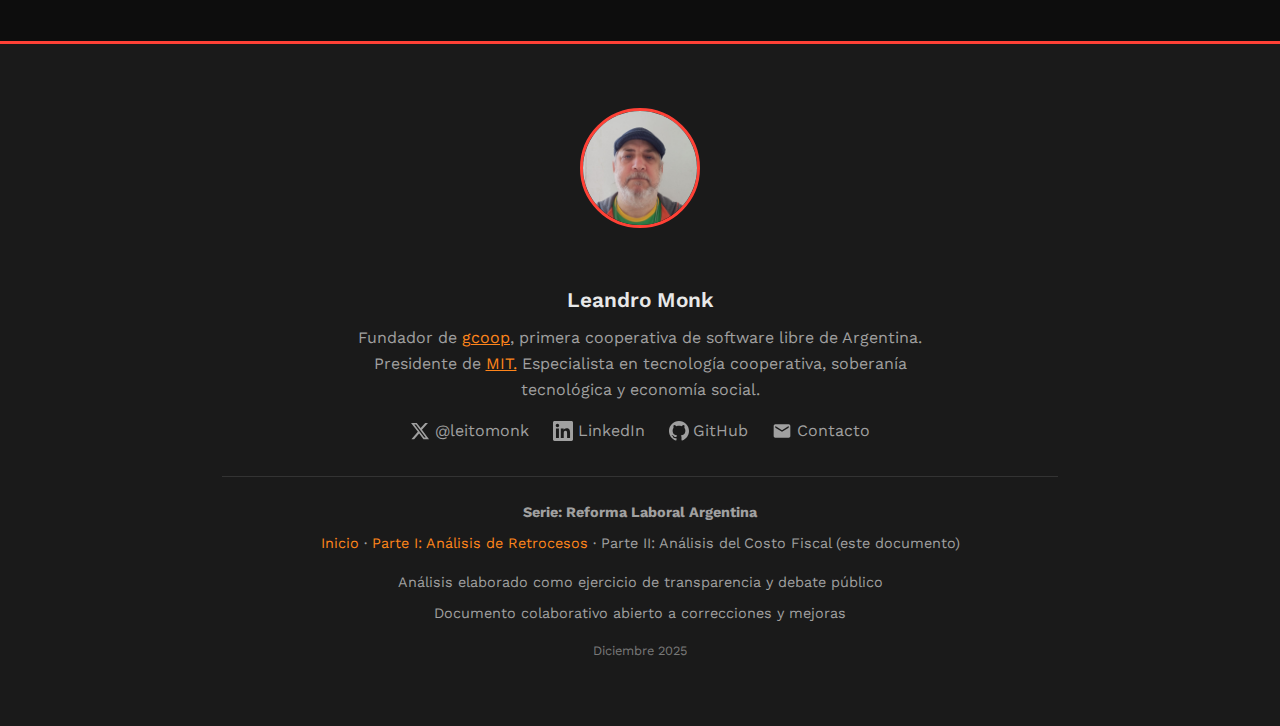
<file: analisis-costo-fiscal-v6.html>
<!DOCTYPE html>
<html lang="es">
<head>
    <meta charset="UTF-8">
    <meta name="viewport" content="width=device-width, initial-scale=1.0">
    <title>Análisis: Costo Fiscal de la Reforma Laboral</title>
    <link href="https://fonts.googleapis.com/css2?family=Work+Sans:wght@400;500;600;700&family=Archivo+Black&family=IBM+Plex+Mono:wght@400;600&display=swap" rel="stylesheet">
    <style>
        :root {
            --primary: #FF4136;
            --secondary: #e63946;
            --accent: #FF851B;
            --bg: #0D0D0D;
            --bg-medium: #1A1A1A;
            --surface: #1F1F1F;
            --text: #E8E8E8;
            --text-light: #A0A0A0;
            --border: #333333;
            --success: #2ECC40;
            --warning: #FFDC00;
        }

        * {
            margin: 0;
            padding: 0;
            box-sizing: border-box;
        }

        body {
            font-family: 'Work Sans', sans-serif;
            background: var(--bg);
            color: var(--text);
            line-height: 1.6;
            overflow-x: hidden;
        }

        .container {
            max-width: 900px;
            margin: 0 auto;
            padding: 1rem;
        }

        header {
            padding: 3rem 1rem 2rem;
            background: linear-gradient(135deg, var(--bg-medium) 0%, var(--bg) 100%);
            color: white;
            margin-bottom: 2rem;
            position: relative;
            overflow: hidden;
            border-bottom: 3px solid var(--primary);
        }

        header::before {
            content: '';
            position: absolute;
            top: -50%;
            right: -10%;
            width: 40%;
            height: 200%;
            background: rgba(255, 65, 54, 0.1);
            transform: rotate(15deg);
        }

        h1 {
            font-family: 'Archivo Black', sans-serif;
            font-size: clamp(1.8rem, 5vw, 3rem);
            font-weight: 400;
            margin-bottom: 0.5rem;
            position: relative;
            z-index: 1;
            text-transform: uppercase;
            letter-spacing: 0.02em;
        }

        .subtitle {
            font-family: 'IBM Plex Mono', monospace;
            font-size: 0.9rem;
            opacity: 0.9;
            letter-spacing: 0.05em;
            position: relative;
            z-index: 1;
        }
    <footer>
        <div class="container">
            <div class="footer-content">
                <!-- Foto de perfil -->
                <div class="profile-photo">
                    <img src="Yo.jpeg" alt="Leandro Monk">
                </div>
                
                <!-- Información de contacto -->
                <div class="contact-info">
                    <h3>Leandro Monk</h3>
                    <p class="bio">
                        Fundador de <a href="https://gcoop.coop" target="_blank" style="color: var(--accent);">gcoop</a>, primera cooperativa de software libre de Argentina. 
                        Presidente de <a href="https://mit.org.ar" target="_blank" style="color: var(--accent);">MIT.</a> 
                        Especialista en tecnología cooperativa, soberanía tecnológica y economía social.
                    </p>
                    
                    <!-- Redes sociales -->
                    <div class="social-links">
                        <a href="https://x.com/leitomonk" target="_blank">
                            <svg width="20" height="20" viewBox="0 0 24 24" fill="currentColor">
                                <path d="M18.244 2.25h3.308l-7.227 8.26 8.502 11.24H16.17l-5.214-6.817L4.99 21.75H1.68l7.73-8.835L1.254 2.25H8.08l4.713 6.231zm-1.161 17.52h1.833L7.084 4.126H5.117z"/>
                            </svg>
                            @leitomonk
                        </a>
                        <a href="https://www.linkedin.com/in/leandromonk/" target="_blank">
                            <svg width="20" height="20" viewBox="0 0 24 24" fill="currentColor">
                                <path d="M20.447 20.452h-3.554v-5.569c0-1.328-.027-3.037-1.852-3.037-1.853 0-2.136 1.445-2.136 2.939v5.667H9.351V9h3.414v1.561h.046c.477-.9 1.637-1.85 3.37-1.85 3.601 0 4.267 2.37 4.267 5.455v6.286zM5.337 7.433c-1.144 0-2.063-.926-2.063-2.065 0-1.138.92-2.063 2.063-2.063 1.14 0 2.064.925 2.064 2.063 0 1.139-.925 2.065-2.064 2.065zm1.782 13.019H3.555V9h3.564v11.452zM22.225 0H1.771C.792 0 0 .774 0 1.729v20.542C0 23.227.792 24 1.771 24h20.451C23.2 24 24 23.227 24 22.271V1.729C24 .774 23.2 0 22.222 0h.003z"/>
                            </svg>
                            LinkedIn
                        </a>
                        <a href="https://github.com/leito-monk" target="_blank">
                            <svg width="20" height="20" viewBox="0 0 24 24" fill="currentColor">
                                <path d="M12 0c-6.626 0-12 5.373-12 12 0 5.302 3.438 9.8 8.207 11.387.599.111.793-.261.793-.577v-2.234c-3.338.726-4.033-1.416-4.033-1.416-.546-1.387-1.333-1.756-1.333-1.756-1.089-.745.083-.729.083-.729 1.205.084 1.839 1.237 1.839 1.237 1.07 1.834 2.807 1.304 3.492.997.107-.775.418-1.305.762-1.604-2.665-.305-5.467-1.334-5.467-5.931 0-1.311.469-2.381 1.236-3.221-.124-.303-.535-1.524.117-3.176 0 0 1.008-.322 3.301 1.23.957-.266 1.983-.399 3.003-.404 1.02.005 2.047.138 3.006.404 2.291-1.552 3.297-1.23 3.297-1.23.653 1.653.242 2.874.118 3.176.77.84 1.235 1.911 1.235 3.221 0 4.609-2.807 5.624-5.479 5.921.43.372.823 1.102.823 2.222v3.293c0 .319.192.694.801.576 4.765-1.589 8.199-6.086 8.199-11.386 0-6.627-5.373-12-12-12z"/>
                            </svg>
                            GitHub
                        </a>
                        <a href="mailto:leandro@gcoop.coop">
                            <svg width="20" height="20" viewBox="0 0 24 24" fill="currentColor">
                                <path d="M20 4H4c-1.1 0-1.99.9-1.99 2L2 18c0 1.1.9 2 2 2h16c1.1 0 2-.9 2-2V6c0-1.1-.9-2-2-2zm0 4l-8 5-8-5V6l8 5 8-5v2z"/>
                            </svg>
                            Contacto
                        </a>
                    </div>
                </div>
                
                <!-- Nota final -->
                <div class="footer-note">
                    <p><strong>Serie: Reforma Laboral Argentina</strong></p>
                    <p style="margin-top: 0.5rem;">
                        <a href="https://leito-monk.github.io/reforma-laboral/" target="_blank">Parte I: Análisis de Retrocesos</a> · 
                        Parte II: Costo Fiscal (este documento)
                    </p>
                    <p style="margin-top: 1rem;">Análisis elaborado como ejercicio de transparencia y debate público</p>
                    <p style="margin-top: 0.5rem;">Documento colaborativo abierto a correcciones y mejoras</p>
                    <p style="margin-top: 1rem; font-size: 0.8rem; opacity: 0.7;">Diciembre 2025</p>
                </div>
            </div>
        </div>
    </footer>
        .series-badge {
            display: inline-block;
            background: var(--primary);
            color: white;
            padding: 0.4rem 1rem;
            border-radius: 4px;
            font-size: 0.75rem;
            font-weight: 600;
            text-transform: uppercase;
            letter-spacing: 0.1em;
            margin-bottom: 1rem;
        }

        .section {
            background: var(--surface);
            border-radius: 8px;
            padding: 2rem 1.5rem;
            margin-bottom: 1.5rem;
            box-shadow: 0 4px 20px rgba(0,0,0,0.3);
            border-left: 4px solid var(--border);
            animation: slideIn 0.5s ease-out;
        }

        @keyframes slideIn {
            from {
                opacity: 0;
                transform: translateY(20px);
            }
            to {
                opacity: 1;
                transform: translateY(0);
            }
        }

        .section.highlight {
            border-left-color: var(--secondary);
        }

        .section.warning {
            border-left-color: var(--warning);
            background: #2A2510;
        }

        h2 {
            font-family: 'Archivo Black', sans-serif;
            font-size: 1.8rem;
            margin-bottom: 1.5rem;
            font-weight: 400;
            display: flex;
            align-items: center;
            gap: 0.5rem;
            color: var(--text);
        }

        h3 {
            font-size: 1.3rem;
            margin: 1.5rem 0 1rem;
            font-weight: 600;
            color: var(--accent);
        }

        .mono {
            font-family: 'IBM Plex Mono', monospace;
            font-size: 0.9em;
        }

        .input-group {
            margin: 1.5rem 0;
            padding: 1.5rem;
            background: var(--bg-medium);
            border-radius: 6px;
            border: 1px solid var(--border);
        }

        .input-row {
            display: flex;
            flex-direction: column;
            gap: 0.5rem;
            margin-bottom: 1rem;
        }

        label {
            font-weight: 600;
            font-size: 0.95rem;
            display: flex;
            align-items: center;
            gap: 0.5rem;
        }

        .label-info {
            font-size: 0.85rem;
            color: var(--text-light);
            font-weight: 400;
            font-style: italic;
        }

        .label-info a {
            color: var(--secondary);
            text-decoration: underline;
        }

        input[type="number"] {
            padding: 0.75rem;
            border: 2px solid var(--border);
            border-radius: 4px;
            font-family: 'IBM Plex Mono', monospace;
            font-size: 1rem;
            transition: all 0.2s;
            background: var(--bg);
            color: var(--text);
        }

        input[type="number"]:focus {
            outline: none;
            border-color: var(--primary);
            box-shadow: 0 0 0 3px rgba(255, 65, 54, 0.2);
        }

        .hypothesis-tag {
            display: inline-block;
            background: var(--warning);
            color: var(--bg);
            padding: 0.25rem 0.6rem;
            border-radius: 3px;
            font-size: 0.75rem;
            font-weight: 600;
            text-transform: uppercase;
            letter-spacing: 0.05em;
        }

        .data-tag {
            display: inline-block;
            background: var(--success);
            color: var(--bg);
            padding: 0.25rem 0.6rem;
            border-radius: 3px;
            font-size: 0.75rem;
            font-weight: 600;
            text-transform: uppercase;
            letter-spacing: 0.05em;
        }

        .result-box {
            background: linear-gradient(135deg, var(--primary) 0%, #c73542 100%);
            color: white;
            padding: 2rem;
            border-radius: 8px;
            margin: 1.5rem 0;
            box-shadow: 0 4px 20px rgba(255, 65, 54, 0.3);
        }

        .result-box h3 {
            color: white;
            margin-top: 0;
        }

        .big-number {
            font-family: 'IBM Plex Mono', monospace;
            font-size: 2.5rem;
            font-weight: 600;
            margin: 0.5rem 0;
        }

        .result-item {
            display: flex;
            justify-content: space-between;
            align-items: center;
            padding: 0.75rem 0;
            border-bottom: 1px solid rgba(255,255,255,0.2);
        }

        .result-item:last-child {
            border-bottom: none;
        }

        .result-label {
            font-size: 0.95rem;
            opacity: 0.9;
        }

        .result-value {
            font-family: 'IBM Plex Mono', monospace;
            font-weight: 600;
            font-size: 1.1rem;
        }

        .calc-step {
            background: var(--bg-medium);
            padding: 1rem;
            border-radius: 4px;
            margin: 1rem 0;
            border-left: 3px solid var(--accent);
        }

        .calc-step-title {
            font-family: 'IBM Plex Mono', monospace;
            font-weight: 600;
            margin-bottom: 0.5rem;
            color: var(--accent);
        }

        .formula {
            font-family: 'IBM Plex Mono', monospace;
            background: var(--bg);
            padding: 0.75rem;
            border-radius: 4px;
            margin: 0.5rem 0;
            border: 1px solid var(--border);
            overflow-x: auto;
            color: var(--text);
        }

        button {
            background: var(--primary);
            color: white;
            border: none;
            padding: 0.75rem 1.5rem;
            border-radius: 4px;
            font-weight: 600;
            cursor: pointer;
            transition: all 0.2s;
            font-family: 'IBM Plex Mono', monospace;
            text-transform: uppercase;
            letter-spacing: 0.05em;
            font-size: 0.85rem;
        }

        button:hover {
            background: #E53A30;
            transform: translateY(-2px);
            box-shadow: 0 4px 15px rgba(255, 65, 54, 0.4);
        }

        button:active {
            transform: translateY(0);
        }

        .button-group {
            display: flex;
            gap: 1rem;
            flex-wrap: wrap;
            margin: 1.5rem 0;
        }

        .alert {
            background: #2A2510;
            border-left: 4px solid var(--warning);
            padding: 1rem;
            border-radius: 4px;
            margin: 1rem 0;
        }

        .alert-critical {
            background: #2A1515;
            border-left: 4px solid var(--primary);
        }

        .grid {
            display: grid;
            grid-template-columns: repeat(auto-fit, minmax(250px, 1fr));
            gap: 1rem;
            margin: 1.5rem 0;
        }

        .stat-card {
            background: var(--bg-medium);
            padding: 1.5rem;
            border-radius: 6px;
            border: 2px solid var(--border);
            transition: all 0.2s;
        }

        .stat-card:hover {
            border-color: var(--primary);
            transform: translateY(-2px);
            box-shadow: 0 4px 15px rgba(255, 65, 54, 0.2);
        }

        .stat-label {
            font-size: 0.85rem;
            color: var(--text-light);
            text-transform: uppercase;
            letter-spacing: 0.05em;
            font-weight: 600;
            margin-bottom: 0.5rem;
        }

        .stat-value {
            font-family: 'IBM Plex Mono', monospace;
            font-size: 1.8rem;
            font-weight: 600;
            color: var(--primary);
        }

        .conclusion-item {
            padding: 1rem 0;
            border-bottom: 1px solid var(--border);
        }

        .conclusion-item:last-child {
            border-bottom: none;
        }

        .conclusion-item strong {
            color: var(--accent);
        }

        footer {
            background: var(--bg-medium);
            border-top: 3px solid var(--primary);
            margin-top: 3rem;
        }

        .footer-content {
            display: flex;
            flex-direction: column;
            align-items: center;
            gap: 2rem;
            padding: 3rem 1rem;
        }

        .profile-photo {
            width: 120px;
            height: 120px;
            border-radius: 50%;
            overflow: hidden;
            border: 3px solid var(--primary);
            background: var(--bg);
        }

        .profile-photo img {
            width: 100%;
            height: 100%;
            object-fit: cover;
        }

        .profile-placeholder {
            width: 100%;
            height: 100%;
            display: flex;
            align-items: center;
            justify-content: center;
            font-size: 3rem;
            color: #999;
            font-weight: 600;
        }

        .contact-info {
            text-align: center;
        }

        .contact-info h3 {
            margin-bottom: 0.5rem;
            color: var(--text);
        }

        .bio {
            color: var(--text-light);
            max-width: 600px;
            margin: 0 auto 1rem;
        }

        .social-links {
            display: flex;
            gap: 1.5rem;
            justify-content: center;
            flex-wrap: wrap;
            margin-top: 1rem;
        }

        .social-links a {
            color: var(--text-light);
            text-decoration: none;
            transition: color 0.2s;
            display: flex;
            align-items: center;
            gap: 0.3rem;
        }

        .social-links a:hover {
            color: var(--primary);
        }

        .footer-note {
            border-top: 1px solid var(--border);
            padding-top: 1.5rem;
            width: 100%;
            text-align: center;
            color: var(--text-light);
            font-size: 0.9rem;
        }

        .footer-note a {
            color: var(--accent);
            text-decoration: none;
        }

        .footer-note a:hover {
            text-decoration: underline;
        }

        .methodology {
            background: var(--bg-medium);
            padding: 1rem;
            border-radius: 4px;
            margin: 1rem 0;
            font-size: 0.9rem;
        }

        .methodology a {
            color: var(--accent);
        }

        @media (max-width: 640px) {
            .container {
                padding: 0.5rem;
            }

            .section {
                padding: 1.5rem 1rem;
            }

            h1 {
                font-size: 1.8rem;
            }

            .big-number {
                font-size: 2rem;
            }

            .result-box {
                padding: 1.5rem 1rem;
            }
        }
    </style>
</head>
<body>
    <header>
        <div class="container">
            <div class="series-badge">Serie: Reforma Laboral Argentina</div>
            <h1>Análisis del Costo Fiscal</h1>
            <p class="subtitle">Reforma Laboral Argentina 2025 · Parte II</p>
        </div>
    </header>

    <div class="container">
        <!-- Introducción -->
        <section class="section highlight">
            <h2>💰 Objetivo del Análisis</h2>
            <p>Este documento analiza el <strong>costo fiscal real</strong> de los incentivos propuestos en la reforma laboral, considerando tanto la inversión del Estado (resignación de ingresos) como la posible recuperación vía mayor recaudación si efectivamente se crea empleo.</p>
            <p style="margin-top: 1rem;">Los datos marcados como <span class="data-tag">DATO</span> provienen de fuentes oficiales o estudios publicados. Los marcados como <span class="hypothesis-tag">HIPÓTESIS</span> son estimaciones que puedes modificar para explorar diferentes escenarios.</p>
            <p style="margin-top: 1rem;"><strong>Documento de referencia:</strong> <a href="https://www.argentina.gob.ar/sites/default/files/proyecto_de_ley_de_modernizacion_laboral._vf.pdf" target="_blank" style="color: var(--accent);">Proyecto de Ley de Modernización Laboral (PDF oficial)</a></p>
        </section>

        <!-- Medidas de Promoción del Empleo -->
        <section class="section">
            <h2>📋 Medidas Fiscales de la Ley</h2>
            <p style="margin-bottom: 1.5rem;">El proyecto contempla múltiples medidas fiscales con impacto en el costo laboral y la recaudación:</p>
            
            <div class="incentivo-card" style="background: var(--bg-medium); padding: 1.5rem; border-radius: 8px; margin-bottom: 1.5rem; border-left: 4px solid var(--primary);">
                <h3 style="margin-top: 0;">1. Reducción de Contribuciones Patronales</h3>
                <p><strong style="color: var(--primary);">Costo fiscal estimado: 0,5% del PBI (~USD 3.000 millones/año)</strong></p>
                <p style="margin-top: 0.75rem;"><strong>Alícuotas actuales vs. nuevas:</strong></p>
                <ul style="margin: 0.5rem 0 0 1.5rem; color: var(--text-light);">
                    <li>Servicios y comercio (grandes): <strong style="color: var(--text);">20,40% → 17,40%</strong> (-3 puntos)</li>
                    <li>Resto sector privado: <strong style="color: var(--text);">18,00% → 15,00%</strong> (-3 puntos)</li>
                    <li>Obras Sociales: se fija en <strong style="color: var(--text);">5,00%</strong></li>
                </ul>
                <p style="margin-top: 0.75rem;"><strong>RIFL (Régimen de Incentivo a la Formalización Laboral):</strong></p>
                <ul style="margin: 0.5rem 0 0 1.5rem; color: var(--text-light);">
                    <li>Vigencia: 1 año para adherir, beneficio por <strong style="color: var(--accent);">48 meses</strong></li>
                    <li>Contribuciones reducidas al <strong style="color: var(--accent);">2%</strong> (SIPA/FNE/Asig.Fam.) y <strong style="color: var(--accent);">3%</strong> (PAMI)</li>
                    <li>Aplica a: desempleados, monotributistas, ex empleados públicos</li>
                    <li>Requisito: incremento neto de nómina</li>
                </ul>
            </div>

            <div class="incentivo-card" style="background: var(--bg-medium); padding: 1.5rem; border-radius: 8px; margin-bottom: 1.5rem; border-left: 4px solid var(--accent);">
                <h3 style="margin-top: 0;">2. Fondo de Asistencia Laboral (FAL)</h3>
                <p><strong style="color: var(--accent);">Impacto neto para empresas: CERO (pero desfinancia SIPA)</strong></p>
                <ul style="margin: 0.75rem 0 0 1.5rem; color: var(--text-light);">
                    <li>Empresas aportan <strong style="color: var(--text);">3%</strong> de salarios al FAL</li>
                    <li>Reciben reducción de <strong style="color: var(--text);">3 puntos</strong> en contribuciones al SIPA</li>
                    <li>Resultado: mejora balance empresarial (fondo propio vs. contribución)</li>
                </ul>
                <div class="alert" style="margin-top: 1rem; background: rgba(255, 65, 54, 0.1); border-left-color: var(--primary);">
                    <strong>⚠️ Riesgo fiscal:</strong> Desfinancia SIPA (jubilaciones), PAMI y asignaciones familiares. Riesgo fiscal de mediano plazo sobre sostenibilidad previsional. Pérdida estimada: USD 2.600-4.700 millones/año.
                </div>
            </div>

            <div class="incentivo-card" style="background: var(--bg-medium); padding: 1.5rem; border-radius: 8px; margin-bottom: 1.5rem; border-left: 4px solid var(--success);">
                <h3 style="margin-top: 0;">3. Impuesto a las Ganancias Corporativo</h3>
                <p><strong style="color: var(--success);">Costo fiscal estimado: 0,2% del PBI</strong></p>
                <p style="margin-top: 0.75rem;"><strong>Reducción de alícuotas (desde ejercicios 2026):</strong></p>
                <ul style="margin: 0.5rem 0 0 1.5rem; color: var(--text-light);">
                    <li>Tramo superior: <strong style="color: var(--text);">30% → 27%</strong></li>
                    <li>Tramo máximo: <strong style="color: var(--text);">35% → 31,5%</strong></li>
                </ul>
                <p style="margin-top: 0.75rem; font-size: 0.9rem; color: var(--text-light);">Impacto fiscal desde 2027 (primer cierre ejercicio 2026)</p>
            </div>

            <div class="incentivo-card" style="background: var(--bg-medium); padding: 1.5rem; border-radius: 8px; margin-bottom: 1.5rem; border-left: 4px solid var(--warning);">
                <h3 style="margin-top: 0;">4. Eliminación de Impuestos Internos</h3>
                <p><strong style="color: var(--warning);">Costo fiscal estimado: 0,1% del PBI</strong></p>
                <p style="margin-top: 0.75rem;"><strong>Productos alcanzados:</strong></p>
                <ul style="margin: 0.5rem 0 0 1.5rem; color: var(--text-light);">
                    <li>Seguros</li>
                    <li>Telefonía celular</li>
                    <li>Objetos suntuarios</li>
                    <li>Vehículos, embarcaciones, aeronaves</li>
                    <li>Electrónicos, videogramas</li>
                    <li>Bebidas alcohólicas y energizantes</li>
                </ul>
            </div>

            <div class="incentivo-card" style="background: var(--bg-medium); padding: 1.5rem; border-radius: 8px; margin-bottom: 1.5rem; border-left: 4px solid var(--text-light);">
                <h3 style="margin-top: 0;">5. RIMI (Régimen de Incentivo para Medianas Inversiones)</h3>
                <p><strong style="color: var(--text-light);">Costo fiscal: sin dato específico publicado</strong></p>
                <ul style="margin: 0.75rem 0 0 1.5rem; color: var(--text-light);">
                    <li>Inversiones elegibles: <strong style="color: var(--text);">USD 150.000 a USD 30 millones</strong></li>
                    <li>Beneficios: amortización acelerada de Ganancias</li>
                    <li>Devolución anticipada de IVA</li>
                </ul>
            </div>

            <div class="incentivo-card" style="background: var(--bg-medium); padding: 1.5rem; border-radius: 8px; border-left: 4px solid #666;">
                <h3 style="margin-top: 0;">6. Blanqueo Laboral (PER - Promoción del Empleo Registrado)</h3>
                <p><strong>Vigencia:</strong> 6 meses desde la entrada en vigor</p>
                <ul style="margin: 0.75rem 0 0 1.5rem; color: var(--text-light);">
                    <li>Extinción de acción penal por evasión</li>
                    <li>Condonación de multas y sanciones</li>
                    <li>Condonación de al menos <strong style="color: var(--accent);">70%</strong> de deuda por aportes</li>
                    <li>Pago del resto en hasta <strong style="color: var(--accent);">72 cuotas</strong></li>
                </ul>
                <div class="alert" style="margin-top: 1rem; background: rgba(255, 220, 0, 0.1);">
                    <strong>⚠️ Antecedente:</strong> El blanqueo de la Ley Bases 2024 logró formalizar solo 16.000 trabajadores sobre 5.8 millones de informales (0.003% de efectividad).
                </div>
            </div>
        </section>

        <!-- Parámetros Base -->
        <section class="section">
            <h2>📊 Parámetros Base del Análisis</h2>
            
            <div class="input-group">
                <h3>Datos Oficiales <span class="data-tag">DATO</span></h3>
                
                <div class="input-row">
                    <label>
                        PBI nominal 2026 (billones $)
                        <span class="label-info">Estimado a partir del presupuesto 2026</span>
                    </label>
                    <input type="number" id="pbi" value="650.8" step="10">
                </div>

                <div class="input-row">
                    <label>
                        Transferencias trabajadores → empresas (billones $)
                        <span class="label-info">Según <a href="https://leito-monk.github.io/reforma-laboral/" target="_blank">análisis previo de retrocesos</a></span>
                    </label>
                    <input type="number" id="transferencias" value="21" step="0.5">
                </div>

                <div class="input-row">
                    <label>
                        Salario promedio mensual (millones $)
                        <span class="label-info">Datos oficiales</span>
                    </label>
                    <input type="number" id="salario_mensual" value="0.88" step="0.01">
                </div>
            </div>

            <div class="input-group">
                <h3>Costo Fiscal por Medida (% PBI) <span class="hypothesis-tag">HIPÓTESIS</span></h3>
                <p style="font-size: 0.9rem; color: var(--text-light); margin-bottom: 1rem;">Estimaciones basadas en análisis de consultoras y cálculos propios. Modificá los valores para explorar escenarios.</p>
                
                <div class="input-row">
                    <label>
                        1. Reducción Contribuciones Patronales
                        <span class="label-info">~USD 3.000M/año según Invecq. Baja de 20,4%→17,4% y 18%→15%</span>
                    </label>
                    <input type="number" id="costo_contrib" value="0.50" step="0.01">
                </div>

                <div class="input-row">
                    <label>
                        2. Fondo de Asistencia Laboral (FAL)
                        <span class="label-info">Neto cero: 3% al FAL compensado con -3% al SIPA. Impacto directo = 0</span>
                    </label>
                    <input type="number" id="costo_fal" value="0.00" step="0.01">
                </div>

                <div class="input-row">
                    <label>
                        3. Impuesto a las Ganancias Corporativo
                        <span class="label-info">Estimación propia: 30%→27% y 35%→31,5% reduce ~10% recaudación del impuesto</span>
                    </label>
                    <input type="number" id="costo_ganancias_corp" value="0.20" step="0.01">
                </div>

                <div class="input-row">
                    <label>
                        4. Eliminación Impuestos Internos
                        <span class="label-info">Estimación propia basada en recaudación actual de internos (~0,3% PBI parcial)</span>
                    </label>
                    <input type="number" id="costo_internos" value="0.10" step="0.01">
                </div>

                <div class="input-row">
                    <label>
                        5. RIMI (Medianas Inversiones)
                        <span class="label-info">Sin dato oficial. Estimación conservadora por amortización acelerada + IVA</span>
                    </label>
                    <input type="number" id="costo_rimi" value="0.03" step="0.01">
                </div>

                <div class="input-row">
                    <label>
                        6. Blanqueo Laboral (PER)
                        <span class="label-info">Condonación de deuda existente, no genera costo recurrente. Impacto puntual</span>
                    </label>
                    <input type="number" id="costo_blanqueo" value="0.00" step="0.01">
                </div>

                <div style="background: var(--bg); padding: 1rem; border-radius: 6px; margin-top: 1rem; border: 1px solid var(--border);">
                    <div style="display: flex; justify-content: space-between; align-items: center;">
                        <strong>COSTO FISCAL TOTAL:</strong>
                        <span id="costo_total_display" style="font-family: 'IBM Plex Mono', monospace; font-size: 1.2rem; color: var(--primary);">0.83% PBI</span>
                    </div>
                    <p style="font-size: 0.8rem; color: var(--text-light); margin-top: 0.5rem;">Invecq estima 0,83% PBI total. Nuestro desglose suma aproximadamente lo mismo.</p>
                </div>
            </div>

            <div class="input-group">
                <h3>Tasas de Recaudación <span class="hypothesis-tag">HIPÓTESIS</span></h3>
                
                <div class="input-row">
                    <label>
                        Contribuciones patronales promedio (%)
                        <span class="label-info">Mix entre RIFL (2%) y tasa reducida (15%)</span>
                    </label>
                    <input type="number" id="tasa_contrib" value="10" step="1">
                </div>

                <div class="input-row">
                    <label>
                        Aportes personales (%)
                        <span class="label-info">Tasa estándar</span>
                    </label>
                    <input type="number" id="tasa_aportes" value="17" step="1">
                </div>

                <div class="input-row">
                    <label>
                        IVA indirecto recuperado (%)
                        <span class="label-info">21% IVA × 60% consumo × 50% recuperación</span>
                    </label>
                    <input type="number" id="tasa_iva" value="6.3" step="0.1">
                </div>

                <div class="input-row">
                    <label>
                        Ganancias promedio (%)
                        <span class="label-info">15% sobre ~30% de empleos sobre mínimo no imponible</span>
                    </label>
                    <input type="number" id="tasa_ganancias" value="4.5" step="0.1">
                </div>
            </div>

            <div class="input-group">
                <h3>Efectividad Histórica <span class="hypothesis-tag">HIPÓTESIS</span></h3>
                
                <div class="input-row">
                    <label>
                        % del "ahorro" empresarial que va a nuevos empleos
                        <span class="label-info">Basado en comportamiento histórico</span>
                    </label>
                    <input type="number" id="ratio_empleo" value="25" step="5">
                </div>
            </div>

            <div class="button-group">
                <button onclick="calcular()">Calcular Análisis</button>
                <button onclick="resetearOriginal()" style="background: var(--accent);">Restaurar Valores Originales</button>
            </div>
        </section>

        <!-- Resultados -->
        <section class="section" id="resultados" style="display: none;">
            <h2>📈 Resultados del Análisis</h2>

            <h3>Paso 1: Costo Fiscal Bruto</h3>
            <div class="calc-step">
                <div class="calc-step-title">Inversión del Estado</div>
                <div class="formula" id="formula1"></div>
                <p style="margin-top: 0.5rem;">El Estado resigna <strong id="costo_bruto"></strong> en ingresos fiscales anuales.</p>
            </div>

            <h3>Paso 2: Empleos Potenciales</h3>
            <div class="calc-step">
                <div class="calc-step-title">Con la inversión del Estado</div>
                <div class="formula" id="formula2"></div>
                <p style="margin-top: 0.5rem;">Si todo el dinero fuera a salarios: <strong id="empleos_potenciales"></strong> empleos posibles.</p>
            </div>

            <h3>Paso 3: Recaudación Adicional (Escenario Optimista)</h3>
            <div class="calc-step">
                <div class="calc-step-title">Si se crean TODOS los empleos</div>
                <div id="formulas_recaudacion"></div>
                <p style="margin-top: 0.5rem;">Recaudación adicional total: <strong id="recaudacion_optimista"></strong></p>
            </div>

            <div class="result-box">
                <h3>Escenario Optimista</h3>
                <div class="result-item">
                    <span class="result-label">Costo fiscal bruto</span>
                    <span class="result-value" id="res_costo_bruto"></span>
                </div>
                <div class="result-item">
                    <span class="result-label">Recaudación adicional</span>
                    <span class="result-value" id="res_recaud_opt"></span>
                </div>
                <div class="result-item">
                    <span class="result-label">Costo fiscal NETO</span>
                    <span class="result-value" id="res_costo_neto_opt"></span>
                </div>
                <div class="result-item">
                    <span class="result-label">% recuperado</span>
                    <span class="result-value" id="res_pct_recup"></span>
                </div>
            </div>

            <h3>Paso 4: Escenario Realista</h3>
            <div class="calc-step">
                <div class="calc-step-title">Aplicando efectividad histórica</div>
                <div class="formula" id="formula_realista"></div>
                <p style="margin-top: 0.5rem;">Empleos realmente esperados: <strong id="empleos_realistas"></strong></p>
                <p>Recaudación adicional realista: <strong id="recaudacion_realista"></strong></p>
            </div>

            <div class="result-box" style="background: linear-gradient(135deg, #2A2A2A 0%, #1A1A1A 100%); border: 2px solid var(--accent);">
                <h3>Escenario Realista</h3>
                <div class="result-item">
                    <span class="result-label">Empleos creados (realista)</span>
                    <span class="result-value" id="res_emp_real"></span>
                </div>
                <div class="result-item">
                    <span class="result-label">Recaudación adicional</span>
                    <span class="result-value" id="res_recaud_real"></span>
                </div>
                <div class="result-item">
                    <span class="result-label">Costo fiscal NETO</span>
                    <span class="result-value" id="res_costo_neto_real"></span>
                </div>
            </div>

            <h3>Comparación con Transferencias</h3>
            <div class="grid">
                <div class="stat-card">
                    <div class="stat-label">Transferencias trabajadores</div>
                    <div class="stat-value" id="stat_transf"></div>
                </div>
                <div class="stat-card">
                    <div class="stat-label">Inversión Estado (neta)</div>
                    <div class="stat-value" id="stat_inversion"></div>
                </div>
                <div class="stat-card">
                    <div class="stat-label">Ganancia neta empresas</div>
                    <div class="stat-value" id="stat_ganancia"></div>
                </div>
            </div>
        </section>

        <!-- Conclusiones -->
        <section class="section warning" id="conclusiones" style="display: none;">
            <h2>⚠️ Conclusiones Críticas</h2>

            <div class="conclusion-item">
                <strong>1. Costo fiscal significativo sin garantías</strong>
                <p>Incluso en el escenario optimista, el Estado invierte <span id="concl_inversion"></span> netos. En el escenario realista: <span id="concl_inversion_real"></span>.</p>
            </div>

            <div class="conclusion-item">
                <strong>2. Ausencia total de metas cuantificables</strong>
                <p>El proyecto NO establece:</p>
                <ul style="margin: 0.5rem 0 0 1.5rem;">
                    <li>Cuántos empleos se espera crear</li>
                    <li>En qué plazo</li>
                    <li>Cómo se medirá el éxito</li>
                    <li>Qué sectores se priorizarán</li>
                </ul>
            </div>

            <div class="conclusion-item">
                <strong>3. Sin mecanismos de seguimiento ni monitoreo</strong>
                <p>No existe en el proyecto:</p>
                <ul style="margin: 0.5rem 0 0 1.5rem;">
                    <li>Sistema de evaluación periódica</li>
                    <li>Indicadores de desempeño</li>
                    <li>Obligación de reportar resultados</li>
                    <li>Auditorías independientes</li>
                </ul>
            </div>

            <div class="conclusion-item">
                <strong>4. Incentivos sin condicionalidades</strong>
                <p>Los beneficios fiscales se otorgan SIN:</p>
                <ul style="margin: 0.5rem 0 0 1.5rem;">
                    <li>Obligación de mantener empleos por período mínimo</li>
                    <li>Penalidades por incumplimiento</li>
                    <li>Devolución de beneficios si no se crean empleos</li>
                    <li>Verificación posterior de resultados</li>
                </ul>
            </div>

            <div class="conclusion-item">
                <strong>5. Antecedente: Blanqueo 2024 fracasó</strong>
                <p>El blanqueo anterior formalizó solo <strong>16.000 empleos sobre 5.8 millones</strong> de trabajadores informales (0.003% de efectividad).</p>
            </div>

            <div class="alert alert-critical" style="margin-top: 1.5rem;">
                <strong>Resultado:</strong> El Estado invierte miles de millones sin metas claras, sin seguimiento, sin condicionalidades y sin antecedentes que justifiquen optimismo sobre los resultados.
            </div>
        </section>

        <!-- Metodología -->
        <section class="section" id="metodologia" style="display: none;">
            <h2>🔬 Notas Metodológicas</h2>
            
            <div class="methodology">
                <h3>Fuentes de Datos</h3>
                <ul style="margin-left: 1.5rem;">
                    <li><strong>Proyecto de ley:</strong> <a href="https://www.argentina.gob.ar/sites/default/files/proyecto_de_ley_de_modernizacion_laboral._vf.pdf" target="_blank">Ley de Modernización Laboral (PDF oficial)</a></li>
                    <li><strong>PBI 2026:</strong> Estimado a partir del presupuesto nacional 2026 ($148 billones de gasto / 22.74% presión tributaria)</li>
                    <li><strong>Costo fiscal 0.83% PBI:</strong> Consultora Invecq (citada en Infobae, DataClave)</li>
                    <li><strong>Transferencias $21 billones:</strong> <a href="https://leito-monk.github.io/reforma-laboral/" target="_blank">Análisis previo de retrocesos laborales</a></li>
                    <li><strong>Salario promedio:</strong> Datos oficiales</li>
                </ul>
            </div>

            <div class="methodology">
                <h3>Supuestos del Modelo</h3>
                <ul style="margin-left: 1.5rem;">
                    <li><strong>Contribuciones patronales:</strong> Promedio ponderado entre RIFL (2% × 4 años) y tasa reducida general (15%)</li>
                    <li><strong>IVA indirecto:</strong> Asume que 60% del salario se consume, generando IVA del 21%, del cual el Estado recupera efectivamente ~50%</li>
                    <li><strong>Efectividad 25%:</strong> Basado en estudios históricos sobre destino de "ahorros" empresariales</li>
                </ul>
            </div>

            <div class="methodology">
                <h3>Limitaciones</h3>
                <ul style="margin-left: 1.5rem;">
                    <li>No considera efectos de equilibrio general en la economía</li>
                    <li>Asume salario promedio constante (no considera posibles cambios en composición)</li>
                    <li>No modela efectos dinámicos temporales (el análisis es de estado estacionario)</li>
                    <li>Recaudación adicional puede tener rezagos temporales no considerados</li>
                </ul>
            </div>
        </section>
    </div>

    <footer>
        <div class="container">
            <div class="footer-content">
                <!-- Foto de perfil -->
                <div class="profile-photo">
                    <img src="Yo.jpeg" alt="Leandro Monk">
                </div>
                
                <!-- Información de contacto -->
                <div class="contact-info">
                    <h3>Leandro Monk</h3>
                    <p class="bio">
                        Fundador de <a href="https://gcoop.coop" target="_blank" style="color: var(--accent);">gcoop</a>, primera cooperativa de software libre de Argentina. 
                        Presidente de <a href="https://mit.org.ar" target="_blank" style="color: var(--accent);">MIT.</a> 
                        Especialista en tecnología cooperativa, soberanía tecnológica y economía social.
                    </p>
                    
                    <!-- Redes sociales -->
                    <div class="social-links">
                        <a href="https://x.com/leitomonk" target="_blank">
                            <svg width="20" height="20" viewBox="0 0 24 24" fill="currentColor">
                                <path d="M18.244 2.25h3.308l-7.227 8.26 8.502 11.24H16.17l-5.214-6.817L4.99 21.75H1.68l7.73-8.835L1.254 2.25H8.08l4.713 6.231zm-1.161 17.52h1.833L7.084 4.126H5.117z"/>
                            </svg>
                            @leitomonk
                        </a>
                        <a href="https://www.linkedin.com/in/leandromonk/" target="_blank">
                            <svg width="20" height="20" viewBox="0 0 24 24" fill="currentColor">
                                <path d="M20.447 20.452h-3.554v-5.569c0-1.328-.027-3.037-1.852-3.037-1.853 0-2.136 1.445-2.136 2.939v5.667H9.351V9h3.414v1.561h.046c.477-.9 1.637-1.85 3.37-1.85 3.601 0 4.267 2.37 4.267 5.455v6.286zM5.337 7.433c-1.144 0-2.063-.926-2.063-2.065 0-1.138.92-2.063 2.063-2.063 1.14 0 2.064.925 2.064 2.063 0 1.139-.925 2.065-2.064 2.065zm1.782 13.019H3.555V9h3.564v11.452zM22.225 0H1.771C.792 0 0 .774 0 1.729v20.542C0 23.227.792 24 1.771 24h20.451C23.2 24 24 23.227 24 22.271V1.729C24 .774 23.2 0 22.222 0h.003z"/>
                            </svg>
                            LinkedIn
                        </a>
                        <a href="https://github.com/leito-monk" target="_blank">
                            <svg width="20" height="20" viewBox="0 0 24 24" fill="currentColor">
                                <path d="M12 0c-6.626 0-12 5.373-12 12 0 5.302 3.438 9.8 8.207 11.387.599.111.793-.261.793-.577v-2.234c-3.338.726-4.033-1.416-4.033-1.416-.546-1.387-1.333-1.756-1.333-1.756-1.089-.745.083-.729.083-.729 1.205.084 1.839 1.237 1.839 1.237 1.07 1.834 2.807 1.304 3.492.997.107-.775.418-1.305.762-1.604-2.665-.305-5.467-1.334-5.467-5.931 0-1.311.469-2.381 1.236-3.221-.124-.303-.535-1.524.117-3.176 0 0 1.008-.322 3.301 1.23.957-.266 1.983-.399 3.003-.404 1.02.005 2.047.138 3.006.404 2.291-1.552 3.297-1.23 3.297-1.23.653 1.653.242 2.874.118 3.176.77.84 1.235 1.911 1.235 3.221 0 4.609-2.807 5.624-5.479 5.921.43.372.823 1.102.823 2.222v3.293c0 .319.192.694.801.576 4.765-1.589 8.199-6.086 8.199-11.386 0-6.627-5.373-12-12-12z"/>
                            </svg>
                            GitHub
                        </a>
                        <a href="mailto:leandro@gcoop.coop">
                            <svg width="20" height="20" viewBox="0 0 24 24" fill="currentColor">
                                <path d="M20 4H4c-1.1 0-1.99.9-1.99 2L2 18c0 1.1.9 2 2 2h16c1.1 0 2-.9 2-2V6c0-1.1-.9-2-2-2zm0 4l-8 5-8-5V6l8 5 8-5v2z"/>
                            </svg>
                            Contacto
                        </a>
                    </div>
                </div>
                
                <!-- Nota final -->
                <div class="footer-note">
                    <p><strong>Serie: Reforma Laboral Argentina</strong></p>
                    <p style="margin-top: 0.5rem;">
                        <a href="index.html">Inicio</a> · 
                        <a href="analisis-transferencia-trabajadores.html" target="_blank">Parte I: Análisis de Retrocesos</a> · 
                        Parte II: Análisis del Costo Fiscal (este documento)
                    </p>
                    <p style="margin-top: 1rem;">Análisis elaborado como ejercicio de transparencia y debate público</p>
                    <p style="margin-top: 0.5rem;">Documento colaborativo abierto a correcciones y mejoras</p>
                    <p style="margin-top: 1rem; font-size: 0.8rem; opacity: 0.7;">Diciembre 2025</p>
                </div>
            </div>
        </div>
    </footer>

    <script>
        // Valores originales para resetear
        const VALORES_ORIGINALES = {
            pbi: 650.8,
            costo_contrib: 0.50,
            costo_fal: 0.00,
            costo_ganancias_corp: 0.20,
            costo_internos: 0.10,
            costo_rimi: 0.03,
            costo_blanqueo: 0.00,
            transferencias: 21,
            salario_mensual: 0.88,
            tasa_contrib: 10,
            tasa_aportes: 17,
            tasa_iva: 6.3,
            tasa_ganancias: 4.5,
            ratio_empleo: 25
        };

        function formatearNumero(num) {
            return new Intl.NumberFormat('es-AR').format(Math.round(num));
        }

        function formatearBillones(num) {
            return '$' + num.toFixed(2) + ' billones';
        }

        function actualizarCostoTotal() {
            const costo_contrib = parseFloat(document.getElementById('costo_contrib').value) || 0;
            const costo_fal = parseFloat(document.getElementById('costo_fal').value) || 0;
            const costo_ganancias_corp = parseFloat(document.getElementById('costo_ganancias_corp').value) || 0;
            const costo_internos = parseFloat(document.getElementById('costo_internos').value) || 0;
            const costo_rimi = parseFloat(document.getElementById('costo_rimi').value) || 0;
            const costo_blanqueo = parseFloat(document.getElementById('costo_blanqueo').value) || 0;
            
            const total = costo_contrib + costo_fal + costo_ganancias_corp + costo_internos + costo_rimi + costo_blanqueo;
            document.getElementById('costo_total_display').textContent = total.toFixed(2) + '% PBI';
            return total;
        }

        function resetearOriginal() {
            Object.keys(VALORES_ORIGINALES).forEach(key => {
                const el = document.getElementById(key);
                if (el) el.value = VALORES_ORIGINALES[key];
            });
            actualizarCostoTotal();
            calcular();
        }

        function calcular() {
            // Obtener valores
            const pbi = parseFloat(document.getElementById('pbi').value);
            const costo_pct = actualizarCostoTotal();
            const transferencias = parseFloat(document.getElementById('transferencias').value);
            const salario_mensual = parseFloat(document.getElementById('salario_mensual').value);
            const tasa_contrib = parseFloat(document.getElementById('tasa_contrib').value);
            const tasa_aportes = parseFloat(document.getElementById('tasa_aportes').value);
            const tasa_iva = parseFloat(document.getElementById('tasa_iva').value);
            const tasa_ganancias = parseFloat(document.getElementById('tasa_ganancias').value);
            const ratio_empleo = parseFloat(document.getElementById('ratio_empleo').value);

            // Obtener costos individuales para el desglose
            const costo_contrib_pct = parseFloat(document.getElementById('costo_contrib').value) || 0;
            const costo_fal_pct = parseFloat(document.getElementById('costo_fal').value) || 0;
            const costo_ganancias_corp_pct = parseFloat(document.getElementById('costo_ganancias_corp').value) || 0;
            const costo_internos_pct = parseFloat(document.getElementById('costo_internos').value) || 0;
            const costo_rimi_pct = parseFloat(document.getElementById('costo_rimi').value) || 0;
            const costo_blanqueo_pct = parseFloat(document.getElementById('costo_blanqueo').value) || 0;

            // Cálculos
            const costo_bruto = pbi * (costo_pct / 100);
            const salario_anual = salario_mensual * 12;
            const empleos_potenciales = (costo_bruto * 1000000) / salario_anual;
            
            const masa_salarial = (empleos_potenciales * salario_anual) / 1000000;
            const recaud_contrib = masa_salarial * (tasa_contrib / 100);
            const recaud_aportes = masa_salarial * (tasa_aportes / 100);
            const recaud_iva = masa_salarial * (tasa_iva / 100);
            const recaud_ganancias = masa_salarial * (tasa_ganancias / 100);
            const recaudacion_optimista = recaud_contrib + recaud_aportes + recaud_iva + recaud_ganancias;
            
            const costo_neto_optimista = costo_bruto - recaudacion_optimista;
            const pct_recuperado = (recaudacion_optimista / costo_bruto) * 100;
            
            const empleos_realistas = empleos_potenciales * (ratio_empleo / 100);
            const recaudacion_realista = recaudacion_optimista * (ratio_empleo / 100);
            const costo_neto_realista = costo_bruto - recaudacion_realista;
            
            const ganancia_empresas = transferencias - costo_neto_realista;

            // Mostrar fórmulas con desglose
            document.getElementById('formula1').innerHTML = `
                <div style="margin-bottom: 0.5rem;"><strong>Desglose por medida:</strong></div>
                <div style="display: grid; grid-template-columns: 1fr auto; gap: 0.25rem; font-size: 0.9em;">
                    <span>1. Reducción Contribuciones:</span><span>${(pbi * costo_contrib_pct / 100).toFixed(2)} billones (${costo_contrib_pct}%)</span>
                    <span>2. FAL:</span><span>${(pbi * costo_fal_pct / 100).toFixed(2)} billones (${costo_fal_pct}%)</span>
                    <span>3. Ganancias Corporativo:</span><span>${(pbi * costo_ganancias_corp_pct / 100).toFixed(2)} billones (${costo_ganancias_corp_pct}%)</span>
                    <span>4. Impuestos Internos:</span><span>${(pbi * costo_internos_pct / 100).toFixed(2)} billones (${costo_internos_pct}%)</span>
                    <span>5. RIMI:</span><span>${(pbi * costo_rimi_pct / 100).toFixed(2)} billones (${costo_rimi_pct}%)</span>
                    <span>6. Blanqueo:</span><span>${(pbi * costo_blanqueo_pct / 100).toFixed(2)} billones (${costo_blanqueo_pct}%)</span>
                </div>
                <div style="margin-top: 0.5rem; padding-top: 0.5rem; border-top: 1px solid var(--border);"><strong>TOTAL: ${costo_bruto.toFixed(2)} billones (${costo_pct.toFixed(2)}% del PBI)</strong></div>
            `;

            document.getElementById('formula2').textContent = 
                `Empleos = Costo × 1.000.000 / Salario anual = ${costo_bruto.toFixed(2)} × 1.000.000 / ${salario_anual.toFixed(2)} = ${formatearNumero(empleos_potenciales)}`;

            document.getElementById('formulas_recaudacion').innerHTML = `
                <div class="formula">Contribuciones = ${masa_salarial.toFixed(2)} × ${tasa_contrib}% = ${recaud_contrib.toFixed(2)} billones</div>
                <div class="formula">Aportes = ${masa_salarial.toFixed(2)} × ${tasa_aportes}% = ${recaud_aportes.toFixed(2)} billones</div>
                <div class="formula">IVA = ${masa_salarial.toFixed(2)} × ${tasa_iva}% = ${recaud_iva.toFixed(2)} billones</div>
                <div class="formula">Ganancias = ${masa_salarial.toFixed(2)} × ${tasa_ganancias}% = ${recaud_ganancias.toFixed(2)} billones</div>
            `;

            document.getElementById('formula_realista').textContent = 
                `Empleos reales = ${formatearNumero(empleos_potenciales)} × ${ratio_empleo}% = ${formatearNumero(empleos_realistas)}`;

            // Mostrar resultados
            document.getElementById('costo_bruto').textContent = formatearBillones(costo_bruto);
            document.getElementById('empleos_potenciales').textContent = formatearNumero(empleos_potenciales);
            document.getElementById('recaudacion_optimista').textContent = formatearBillones(recaudacion_optimista);
            document.getElementById('empleos_realistas').textContent = formatearNumero(empleos_realistas);
            document.getElementById('recaudacion_realista').textContent = formatearBillones(recaudacion_realista);

            // Result boxes
            document.getElementById('res_costo_bruto').textContent = formatearBillones(costo_bruto);
            document.getElementById('res_recaud_opt').textContent = formatearBillones(recaudacion_optimista);
            document.getElementById('res_costo_neto_opt').textContent = formatearBillones(costo_neto_optimista);
            document.getElementById('res_pct_recup').textContent = pct_recuperado.toFixed(1) + '%';

            document.getElementById('res_emp_real').textContent = formatearNumero(empleos_realistas);
            document.getElementById('res_recaud_real').textContent = formatearBillones(recaudacion_realista);
            document.getElementById('res_costo_neto_real').textContent = formatearBillones(costo_neto_realista);

            // Stats
            document.getElementById('stat_transf').textContent = formatearBillones(transferencias);
            document.getElementById('stat_inversion').textContent = formatearBillones(costo_neto_realista);
            document.getElementById('stat_ganancia').textContent = formatearBillones(ganancia_empresas);

            // Conclusiones
            document.getElementById('concl_inversion').textContent = formatearBillones(costo_neto_optimista);
            document.getElementById('concl_inversion_real').textContent = formatearBillones(costo_neto_realista);

            // Mostrar secciones
            document.getElementById('resultados').style.display = 'block';
            document.getElementById('conclusiones').style.display = 'block';
            document.getElementById('metodologia').style.display = 'block';
        }

        // Event listeners para actualizar el total en tiempo real
        document.addEventListener('DOMContentLoaded', function() {
            const costInputs = ['costo_contrib', 'costo_fal', 'costo_ganancias_corp', 'costo_internos', 'costo_rimi', 'costo_blanqueo'];
            costInputs.forEach(id => {
                const el = document.getElementById(id);
                if (el) {
                    el.addEventListener('input', actualizarCostoTotal);
                }
            });
            
            // Calcular automáticamente al cargar
            actualizarCostoTotal();
            calcular();
        });
    </script>
</body>
</html>
</file>
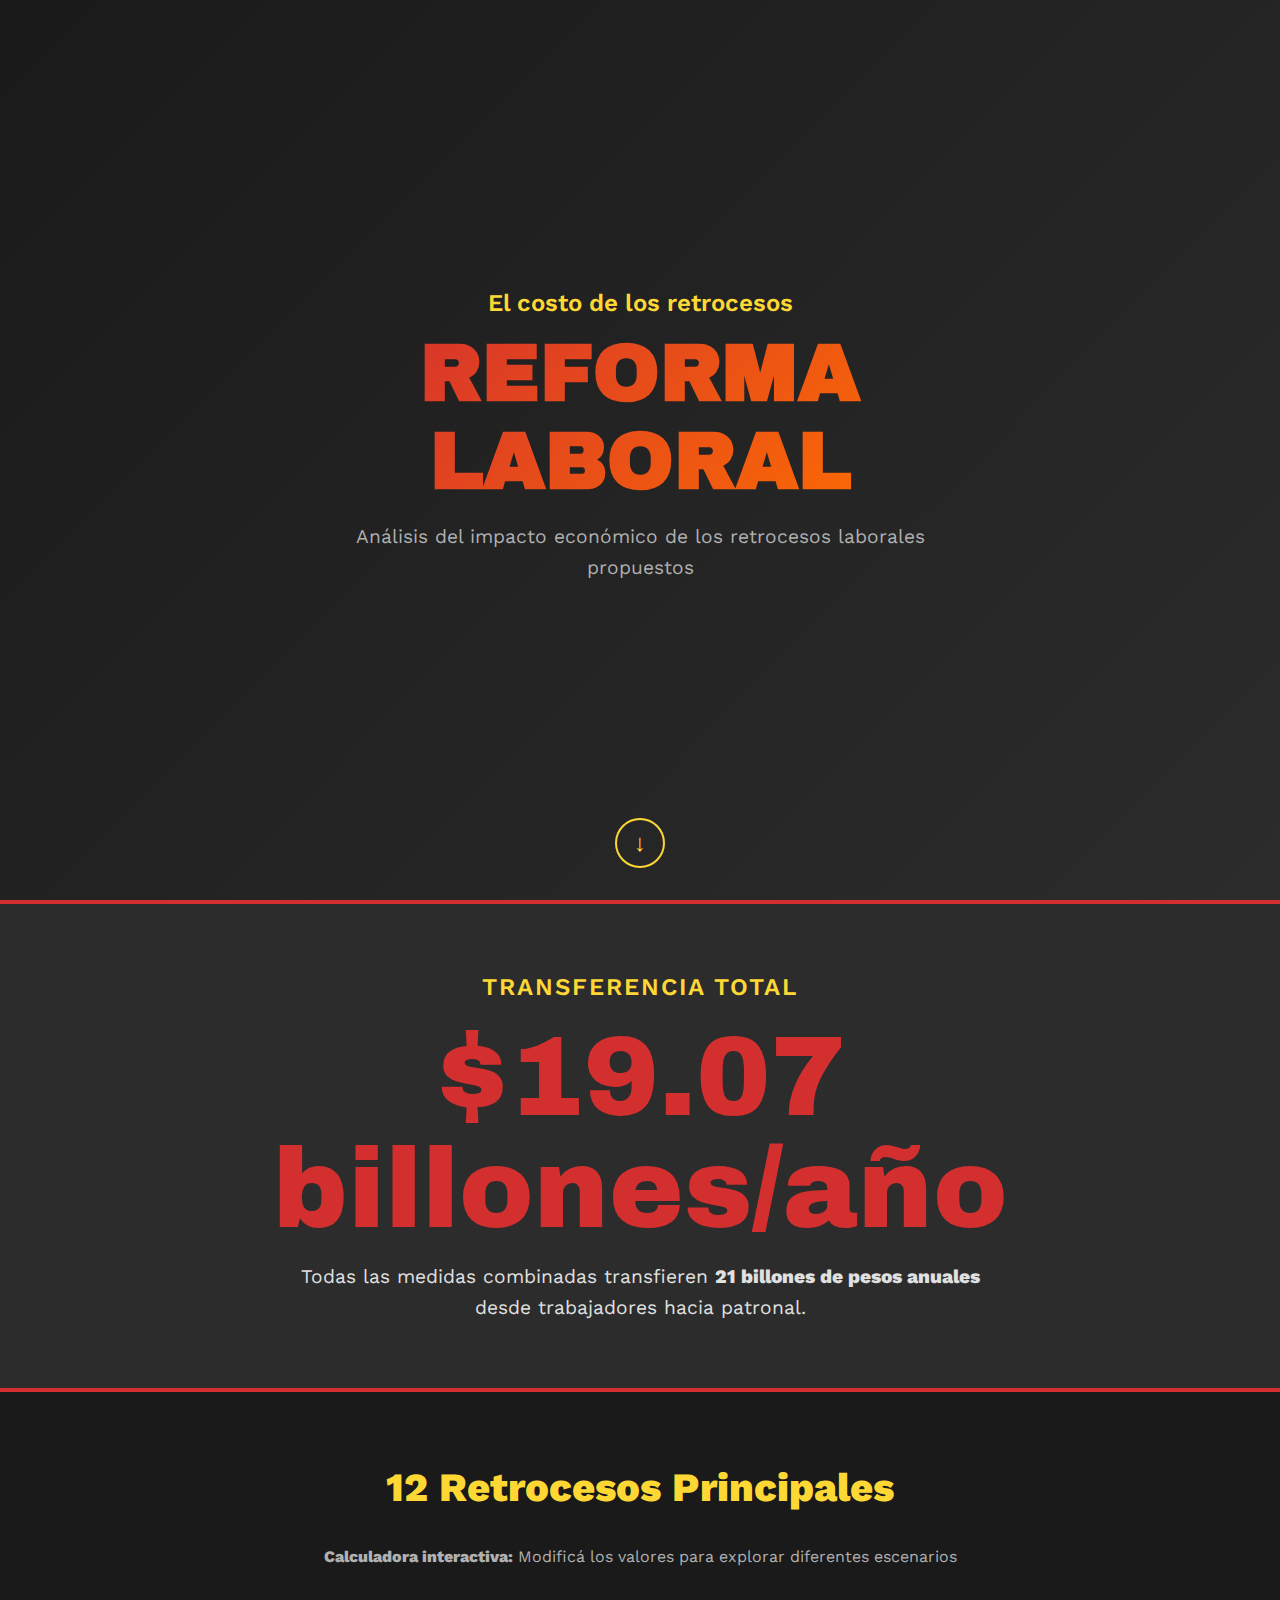
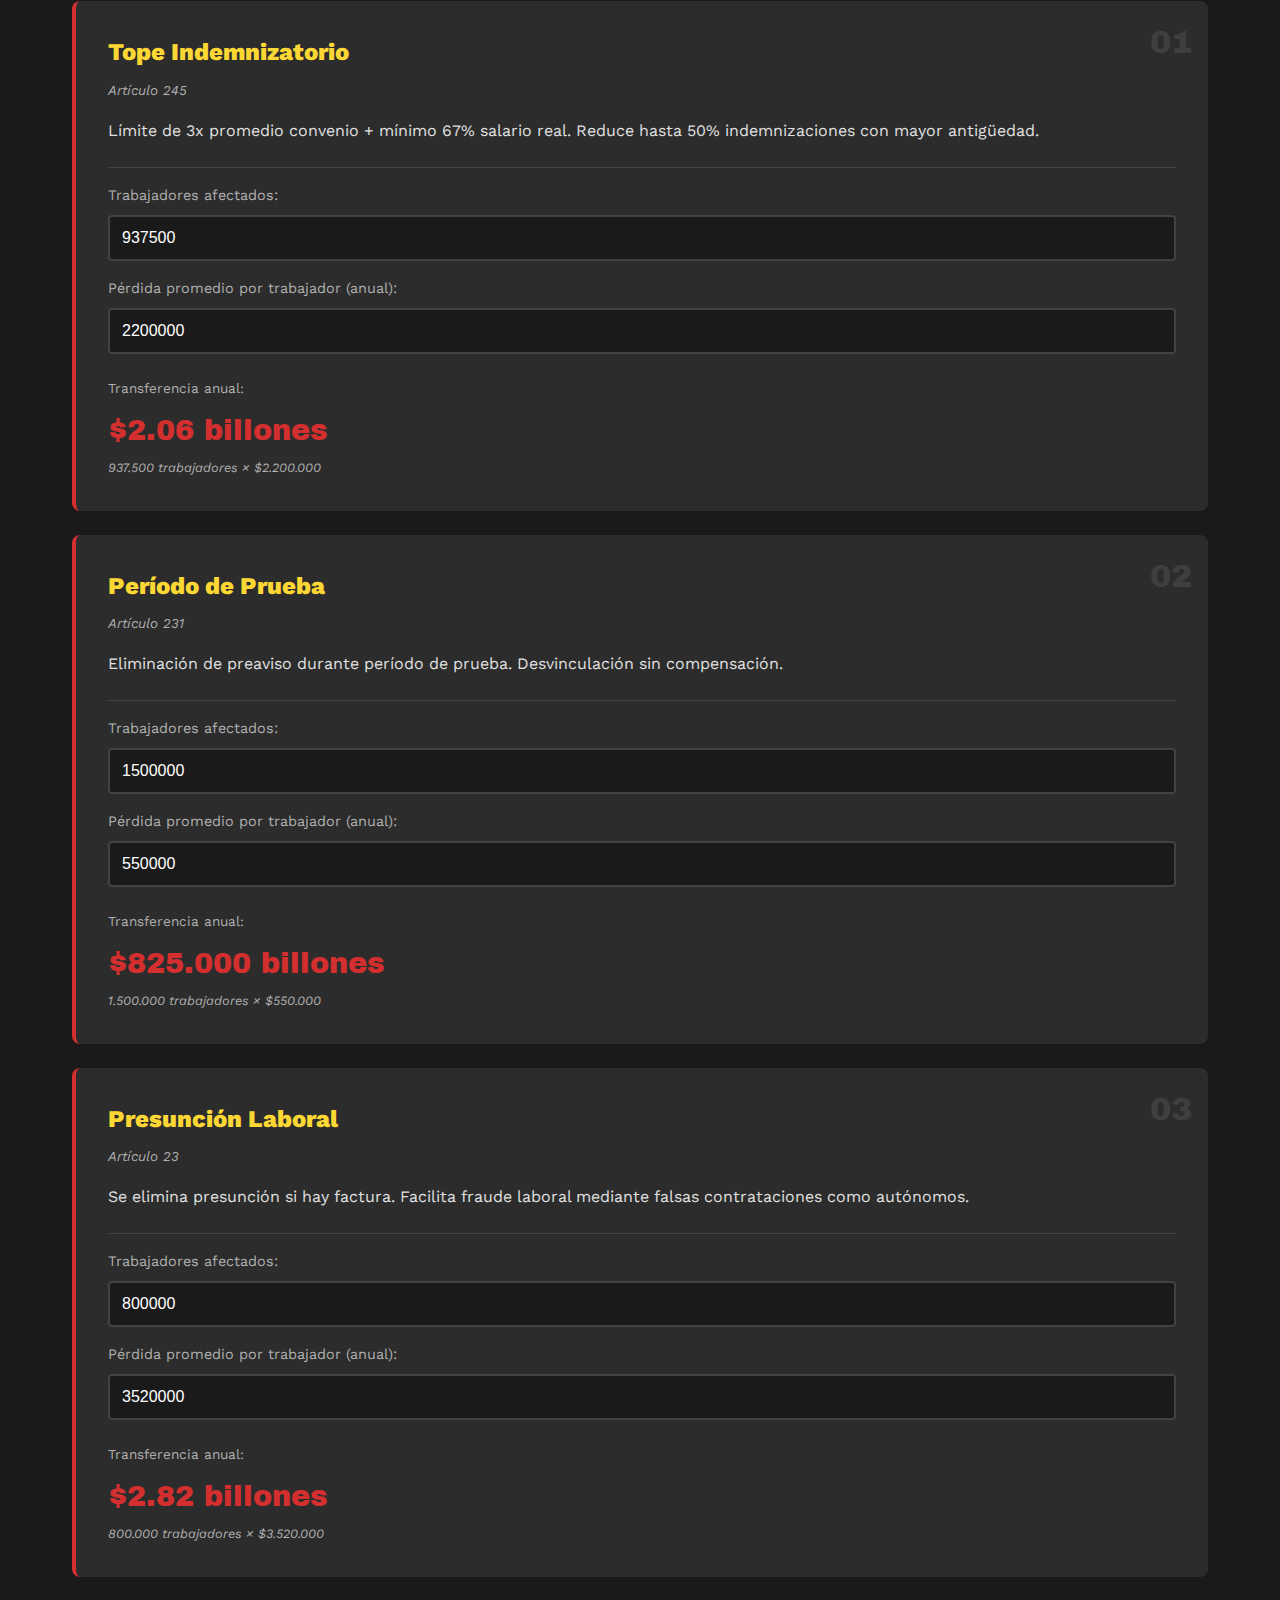
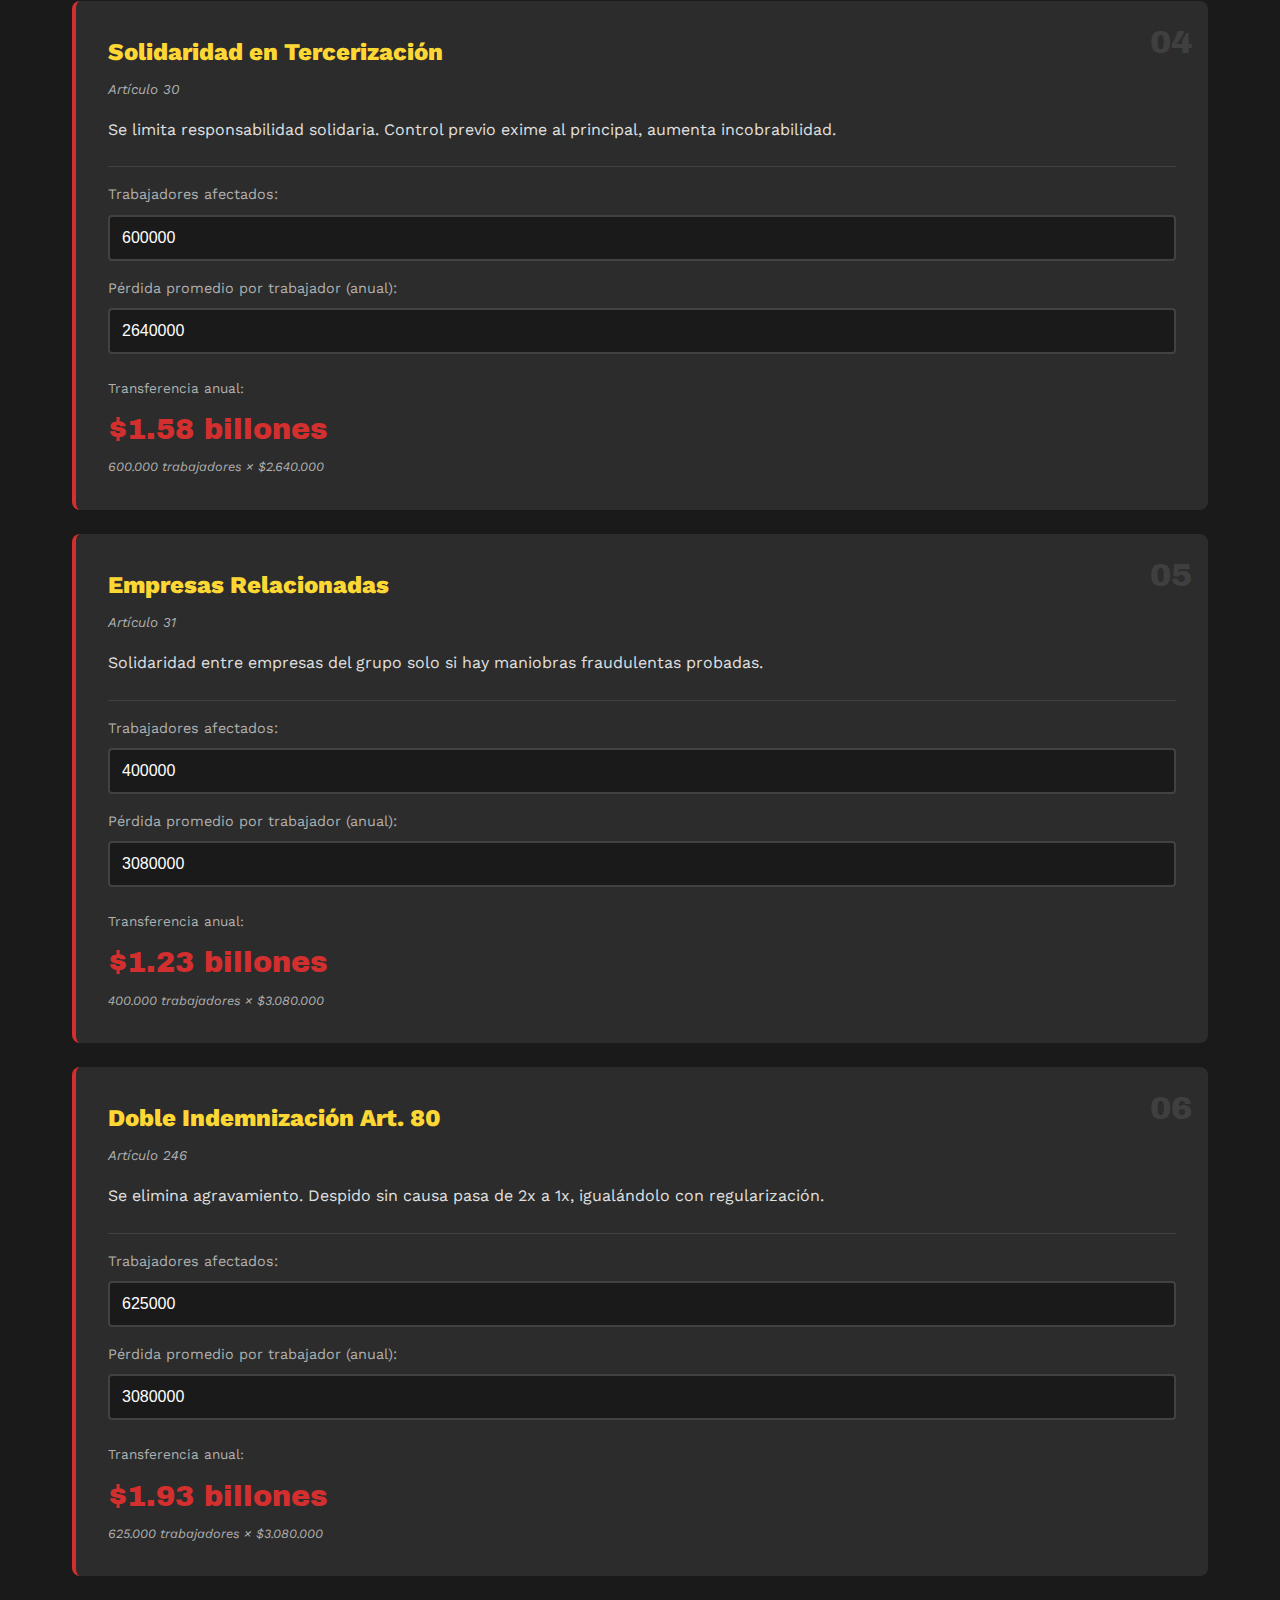
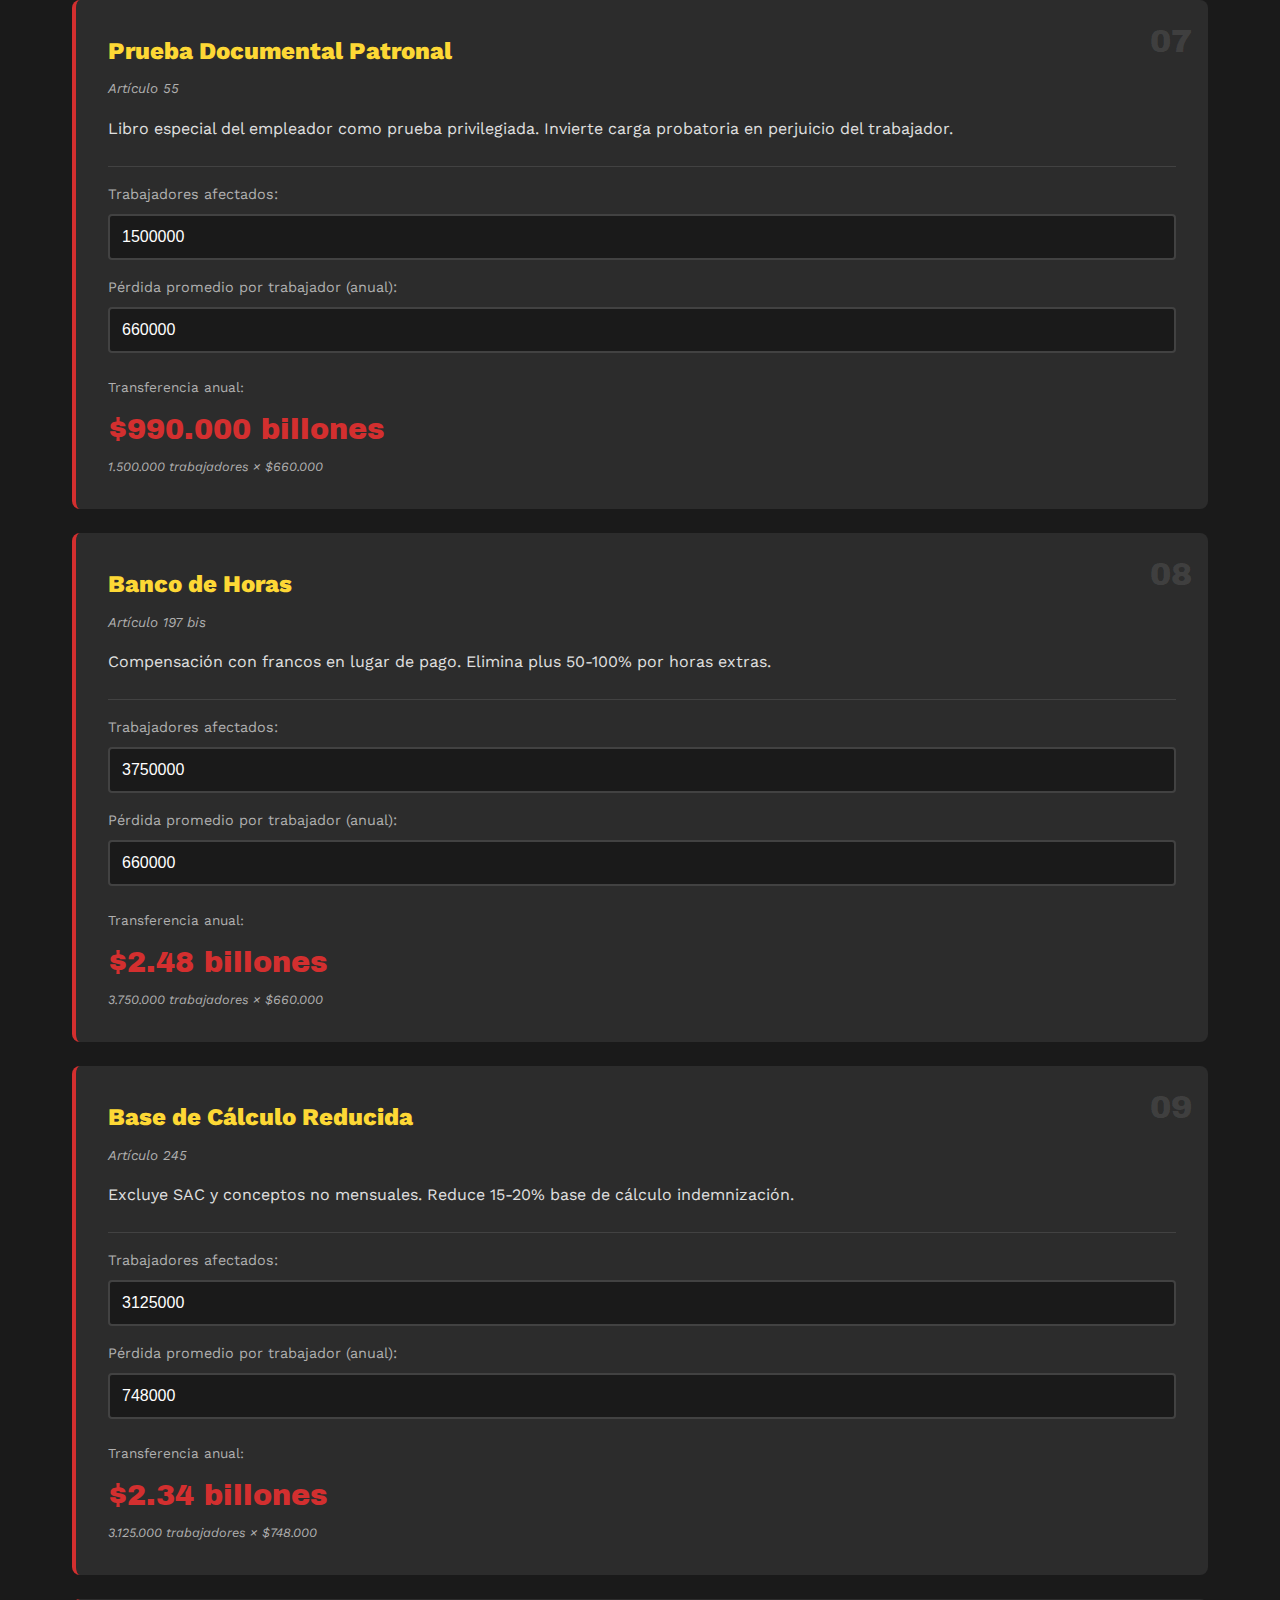
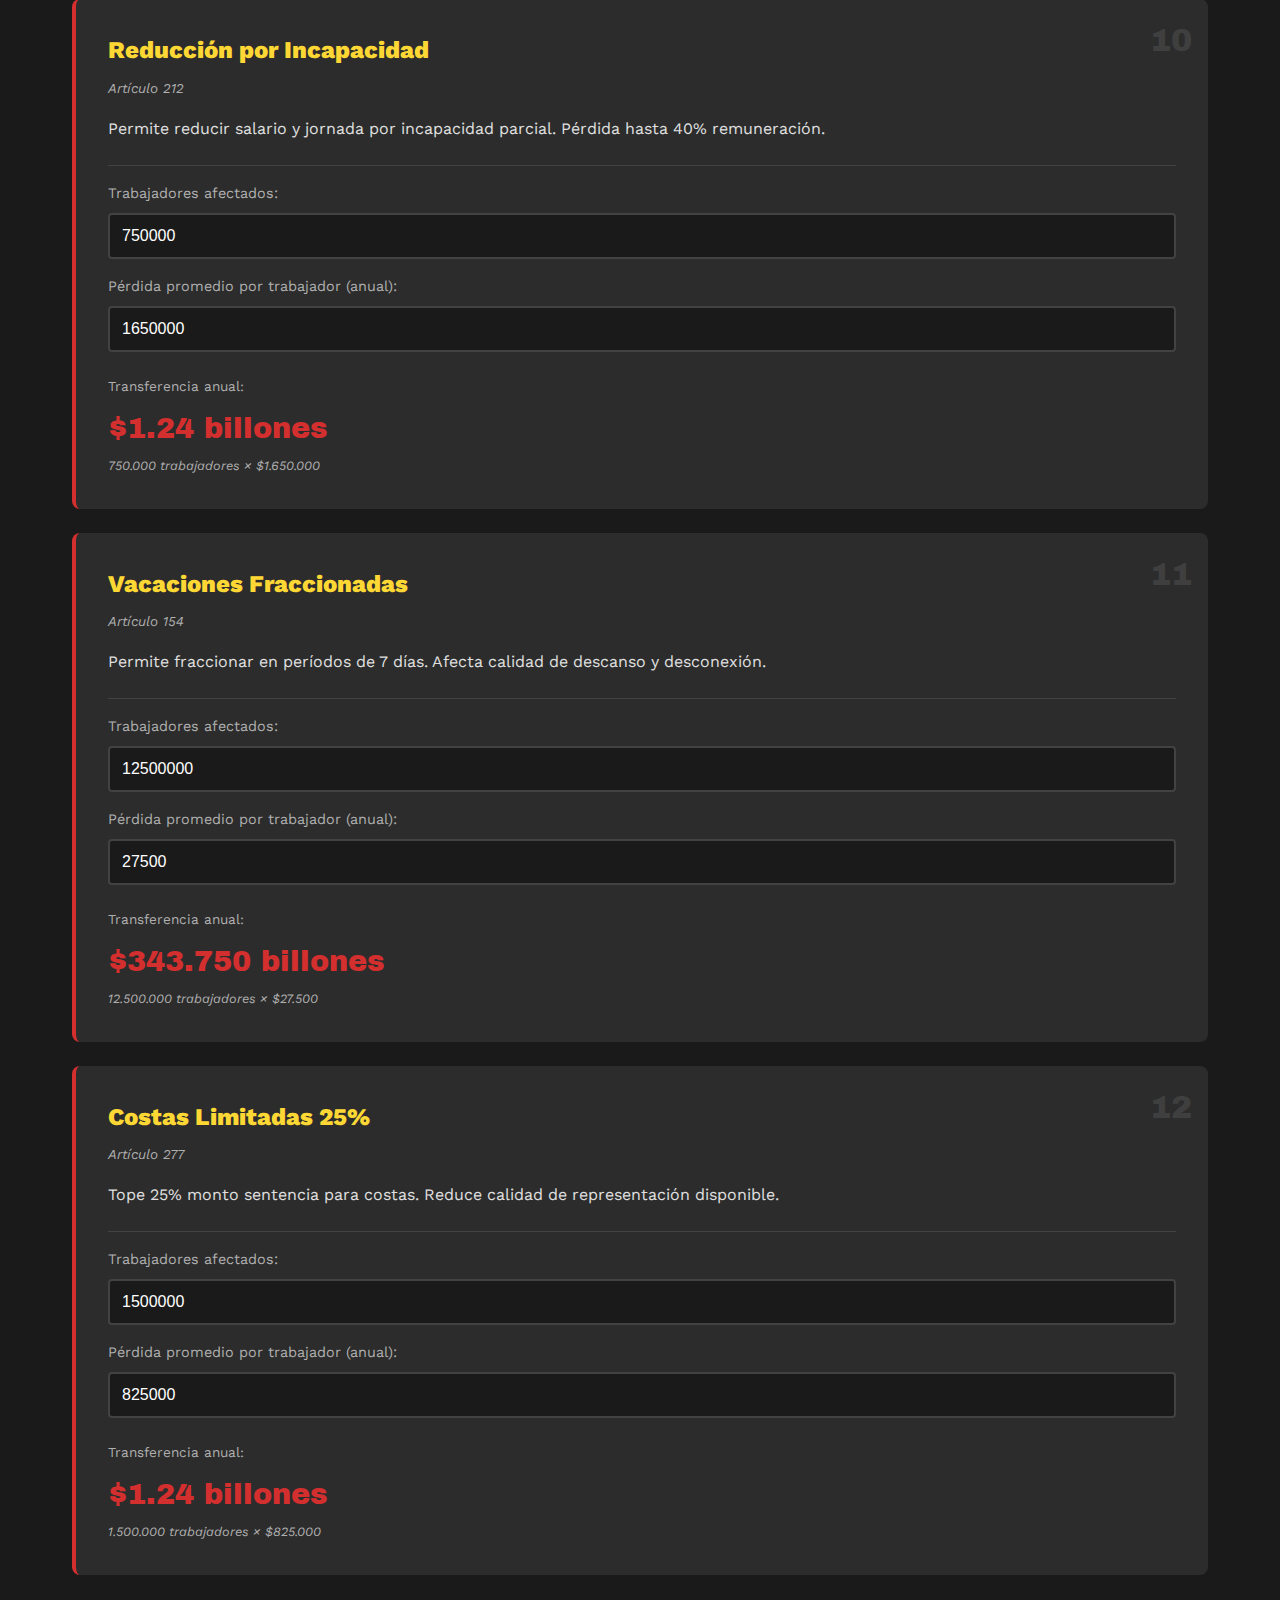
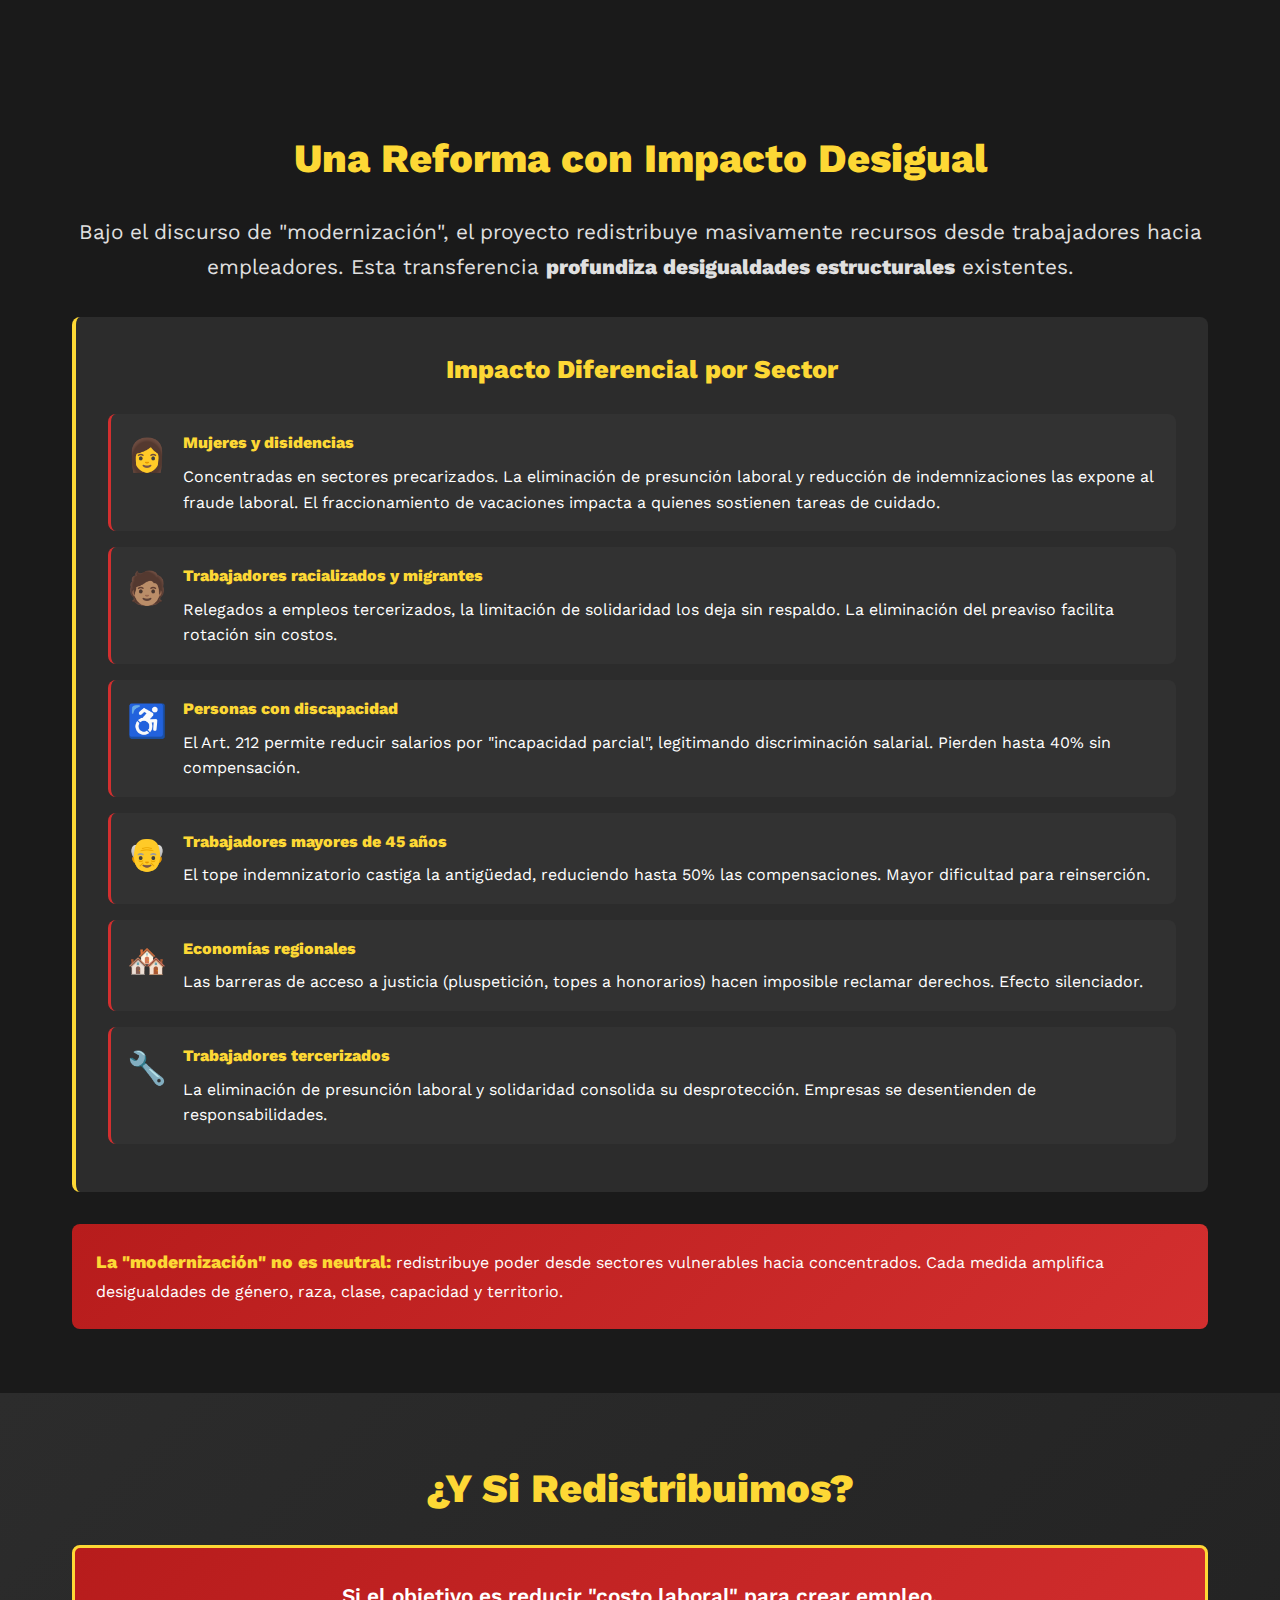
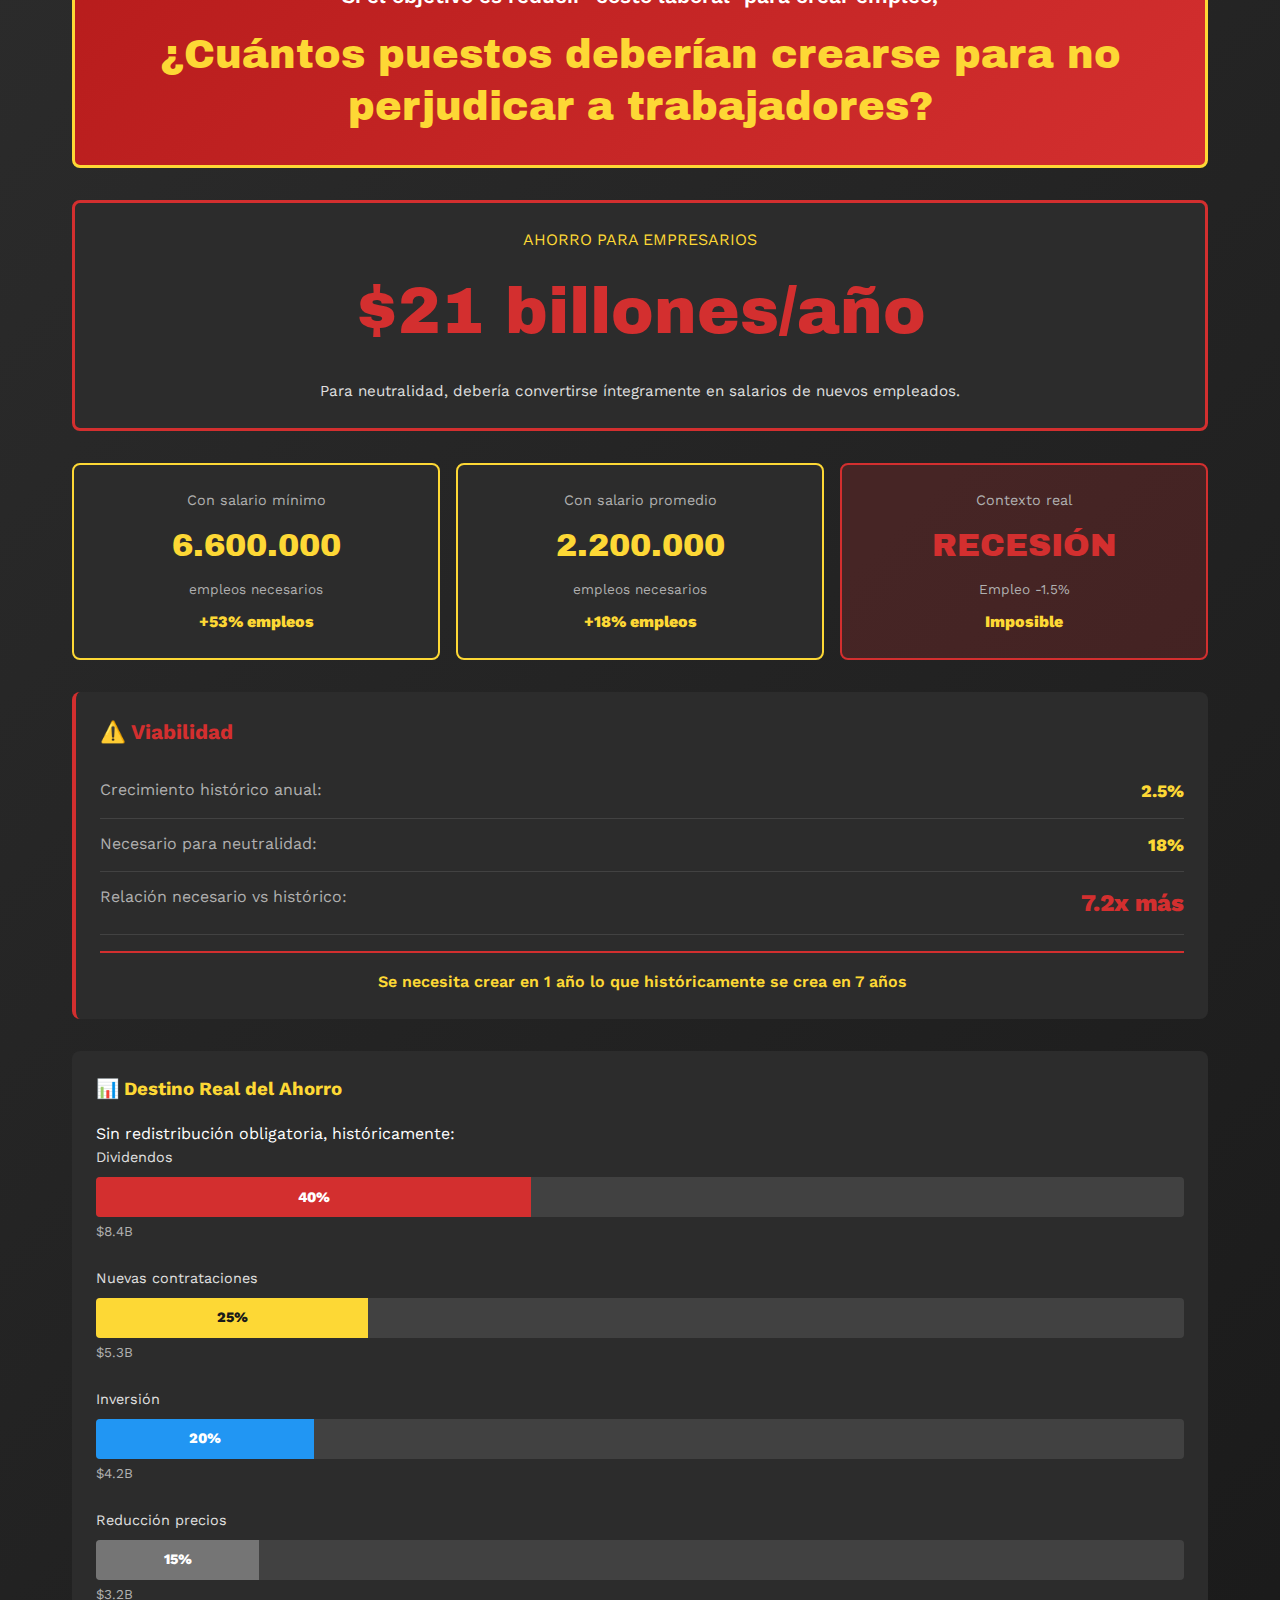
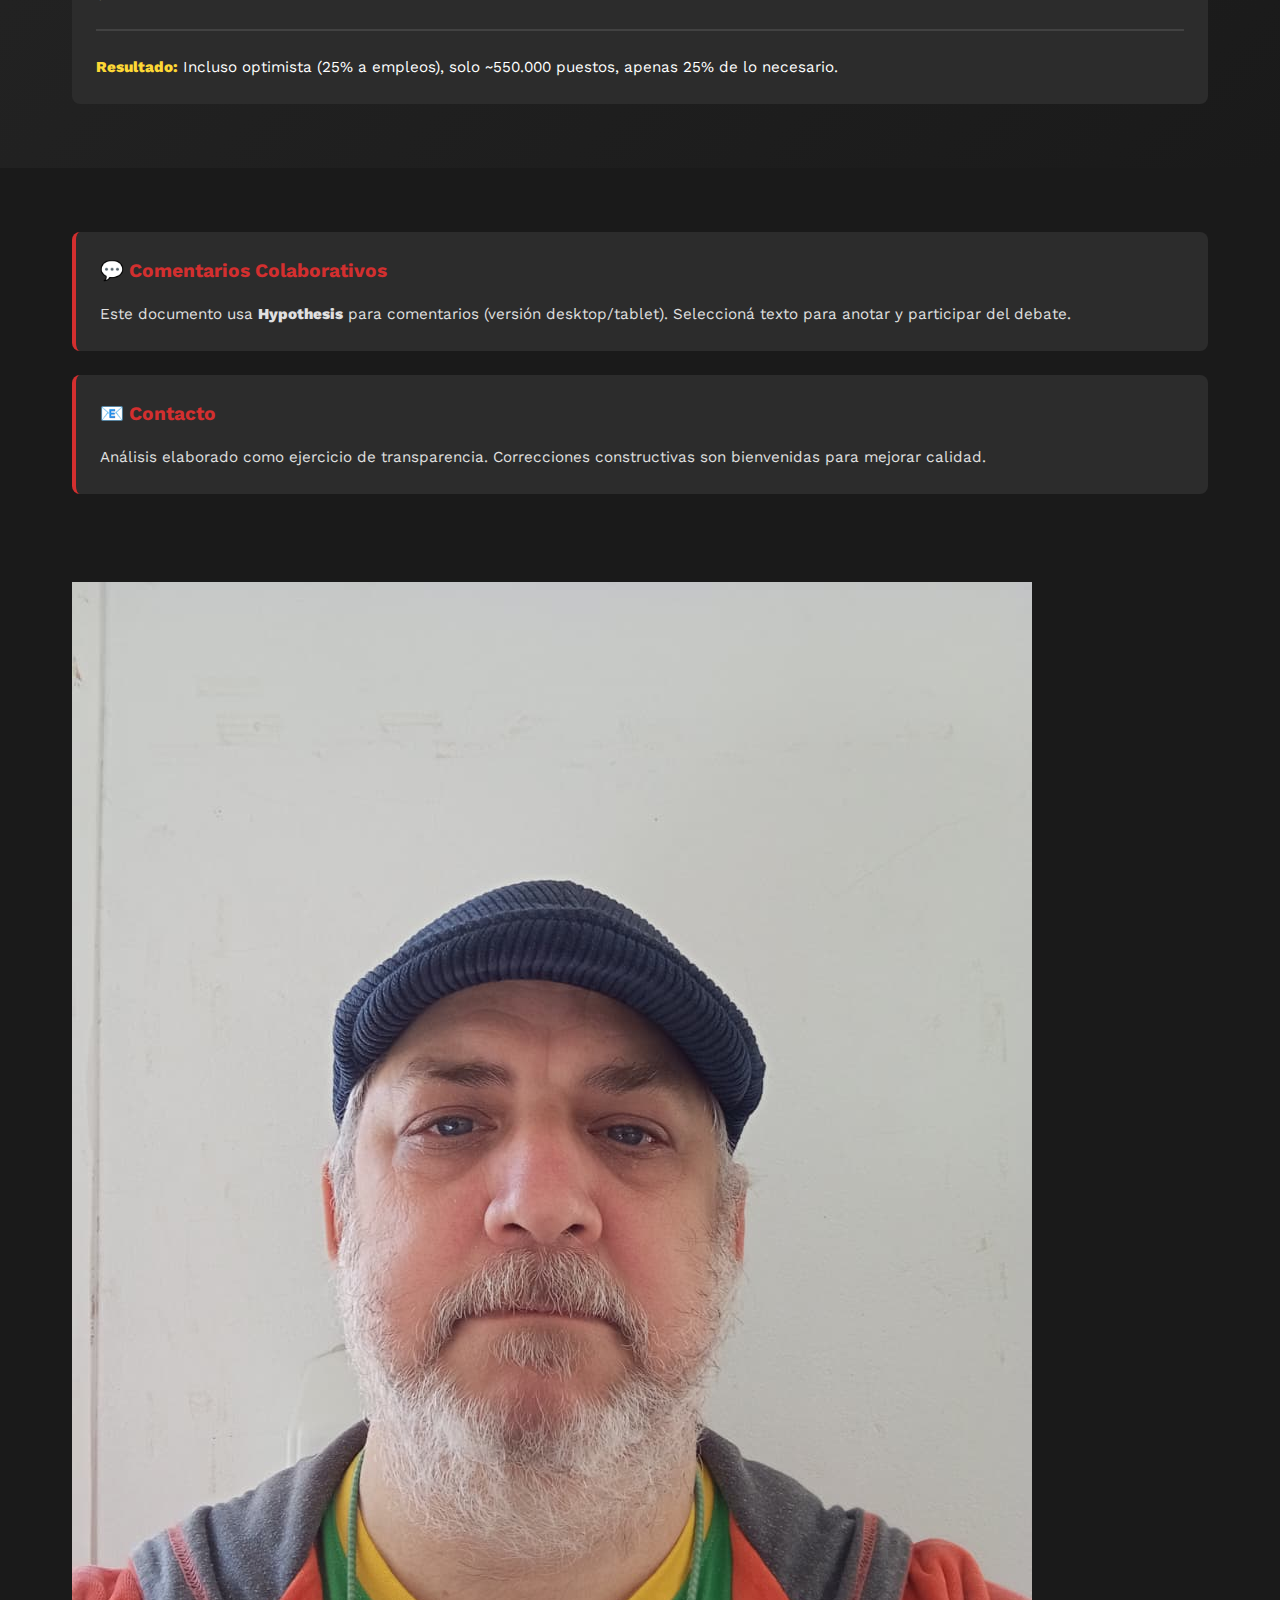
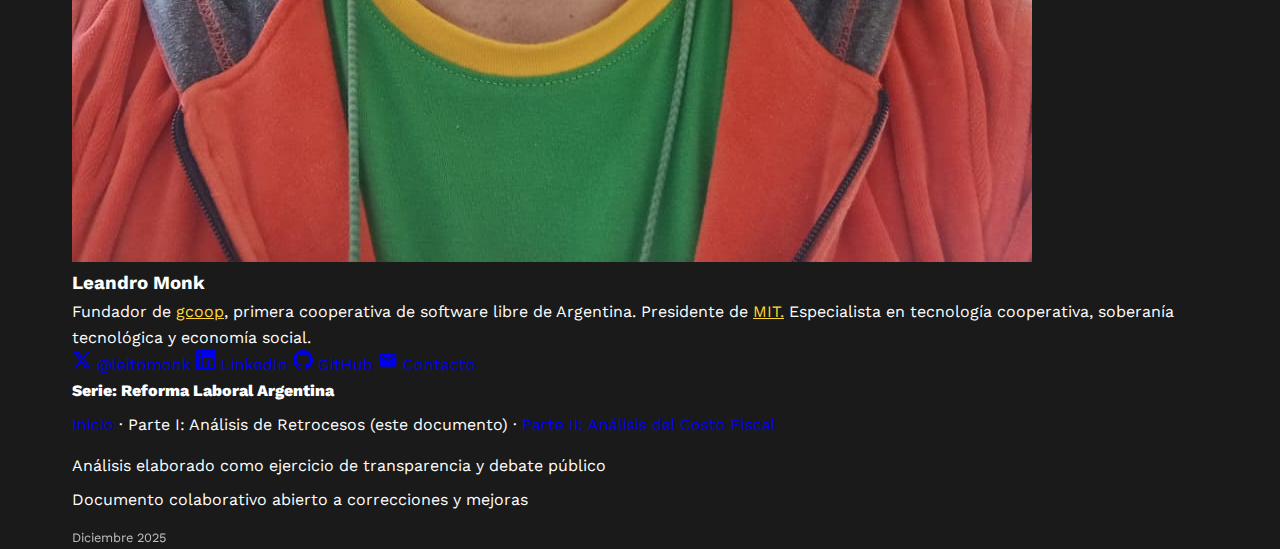
<file: analisis-transferencia-trabajadores.html>
<!DOCTYPE html>
<html lang="es">
<head>
    <meta charset="UTF-8">
    <meta name="viewport" content="width=device-width, initial-scale=1.0, maximum-scale=5.0">
    <meta name="description" content="Análisis del impacto económico de la reforma laboral argentina: transferencia de $21 billones anuales">
    <title>Impacto Económico: Reforma Laboral Argentina</title>
    
    <link rel="preconnect" href="https://fonts.googleapis.com">
    <link rel="preconnect" href="https://fonts.gstatic.com" crossorigin>
    <link href="https://fonts.googleapis.com/css2?family=Archivo+Black&family=Work+Sans:wght@400;600;800&display=swap" rel="stylesheet">
    <link rel="stylesheet" href="mobile-styles.css">
</head>
<body>
    <!-- Hero Section -->
    <header class="hero">
        <div class="hero-content">
            <p class="hero-subtitle">El costo de los retrocesos</p>
            <h1 class="hero-title">Reforma Laboral</h1>
            <p class="hero-description">
                Análisis del impacto económico de los retrocesos laborales propuestos
            </p>
        </div>
        <button class="scroll-btn" aria-label="Ver análisis">
            <span>↓</span>
        </button>
    </header>

    <main>
        <!-- Métrica Principal -->
        <section class="section metric-section">
            <div class="container">
                <h2 class="metric-label">Transferencia Total</h2>
                <p class="metric-value">$21 billones/año</p>
                <p class="metric-desc">
                    Todas las medidas combinadas transfieren <strong>21 billones de pesos anuales</strong> 
                    desde trabajadores hacia patronal.
                </p>
            </div>
        </section>
        <!-- Retrocesos -->
        <section class="section retrocesos-section">
            <div class="container">
                <h2 class="section-title">12 Retrocesos Principales</h2>
                <p style="text-align: center; margin-bottom: 2rem; color: var(--text-gray);">
                    <strong>Calculadora interactiva:</strong> Modificá los valores para explorar diferentes escenarios
                </p>
                
                <article class="retroceso-card">
                    <span class="card-num">01</span>
                    <h3 class="card-title">Tope Indemnizatorio</h3>
                    <p class="card-art">Artículo 245</p>
                    <p class="card-desc">
                        Límite de 3x promedio convenio + mínimo 67% salario real. Reduce hasta 50% indemnizaciones con mayor antigüedad.
                    </p>
                    <div class="card-impact">
                        <div style="display: grid; gap: 1rem; margin-bottom: 1.5rem;">
                            <div>
                                <label style="display: block; font-size: 0.9rem; color: var(--text-gray); margin-bottom: 0.5rem;">
                                    Trabajadores afectados:
                                </label>
                                <input type="number" id="trabajadores_01" value="937500" 
                                       style="width: 100%; padding: 0.75rem; border: 2px solid var(--border); border-radius: 4px; background: var(--bg-dark); color: var(--text-light); font-size: 1rem;">
                            </div>
                            <div>
                                <label style="display: block; font-size: 0.9rem; color: var(--text-gray); margin-bottom: 0.5rem;">
                                    Pérdida promedio por trabajador (anual):
                                </label>
                                <input type="number" id="perdida_01" value="2200000" 
                                       style="width: 100%; padding: 0.75rem; border: 2px solid var(--border); border-radius: 4px; background: var(--bg-dark); color: var(--text-light); font-size: 1rem;">
                            </div>
                        </div>
                        <span class="impact-label">Transferencia anual:</span>
                        <p class="impact-value" id="total_01">$2.06 billones</p>
                        <p class="impact-calc" id="calc_01">937.500 trabajadores × $2.200.000</p>
                    </div>
                </article>

                <article class="retroceso-card">
                    <span class="card-num">02</span>
                    <h3 class="card-title">Período de Prueba</h3>
                    <p class="card-art">Artículo 231</p>
                    <p class="card-desc">
                        Eliminación de preaviso durante período de prueba. Desvinculación sin compensación.
                    </p>
                    <div class="card-impact">
                        <div style="display: grid; gap: 1rem; margin-bottom: 1.5rem;">
                            <div>
                                <label style="display: block; font-size: 0.9rem; color: var(--text-gray); margin-bottom: 0.5rem;">
                                    Trabajadores afectados:
                                </label>
                                <input type="number" id="trabajadores_02" value="1500000" 
                                       style="width: 100%; padding: 0.75rem; border: 2px solid var(--border); border-radius: 4px; background: var(--bg-dark); color: var(--text-light); font-size: 1rem;">
                            </div>
                            <div>
                                <label style="display: block; font-size: 0.9rem; color: var(--text-gray); margin-bottom: 0.5rem;">
                                    Pérdida promedio por trabajador (anual):
                                </label>
                                <input type="number" id="perdida_02" value="550000" 
                                       style="width: 100%; padding: 0.75rem; border: 2px solid var(--border); border-radius: 4px; background: var(--bg-dark); color: var(--text-light); font-size: 1rem;">
                            </div>
                        </div>
                        <span class="impact-label">Transferencia anual:</span>
                        <p class="impact-value" id="total_02">$825.000 millones</p>
                        <p class="impact-calc" id="calc_02">1.500.000 trabajadores × $550.000</p>
                    </div>
                </article>

                <article class="retroceso-card">
                    <span class="card-num">03</span>
                    <h3 class="card-title">Presunción Laboral</h3>
                    <p class="card-art">Artículo 23</p>
                    <p class="card-desc">
                        Se elimina presunción si hay factura. Facilita fraude laboral mediante falsas contrataciones como autónomos.
                    </p>
                    <div class="card-impact">
                        <div style="display: grid; gap: 1rem; margin-bottom: 1.5rem;">
                            <div>
                                <label style="display: block; font-size: 0.9rem; color: var(--text-gray); margin-bottom: 0.5rem;">
                                    Trabajadores afectados:
                                </label>
                                <input type="number" id="trabajadores_03" value="800000" 
                                       style="width: 100%; padding: 0.75rem; border: 2px solid var(--border); border-radius: 4px; background: var(--bg-dark); color: var(--text-light); font-size: 1rem;">
                            </div>
                            <div>
                                <label style="display: block; font-size: 0.9rem; color: var(--text-gray); margin-bottom: 0.5rem;">
                                    Pérdida promedio por trabajador (anual):
                                </label>
                                <input type="number" id="perdida_03" value="3520000" 
                                       style="width: 100%; padding: 0.75rem; border: 2px solid var(--border); border-radius: 4px; background: var(--bg-dark); color: var(--text-light); font-size: 1rem;">
                            </div>
                        </div>
                        <span class="impact-label">Transferencia anual:</span>
                        <p class="impact-value" id="total_03">$2.82 billones</p>
                        <p class="impact-calc" id="calc_03">800.000 trabajadores × $3.520.000</p>
                    </div>
                </article>

<article class="retroceso-card">
                    <span class="card-num">04</span>
                    <h3 class="card-title">Solidaridad en Tercerización</h3>
                    <p class="card-art">Artículo 30</p>
                    <p class="card-desc">
                        Se limita responsabilidad solidaria. Control previo exime al principal, aumenta incobrabilidad.
                    </p>
                    <div class="card-impact">
                        <div style="display: grid; gap: 1rem; margin-bottom: 1.5rem;">
                            <div>
                                <label style="display: block; font-size: 0.9rem; color: var(--text-gray); margin-bottom: 0.5rem;">
                                    Trabajadores afectados:
                                </label>
                                <input type="number" id="trabajadores_04" value="600000" 
                                       style="width: 100%; padding: 0.75rem; border: 2px solid var(--border); border-radius: 4px; background: var(--bg-dark); color: var(--text-light); font-size: 1rem;">
                            </div>
                            <div>
                                <label style="display: block; font-size: 0.9rem; color: var(--text-gray); margin-bottom: 0.5rem;">
                                    Pérdida promedio por trabajador (anual):
                                </label>
                                <input type="number" id="perdida_04" value="2640000" 
                                       style="width: 100%; padding: 0.75rem; border: 2px solid var(--border); border-radius: 4px; background: var(--bg-dark); color: var(--text-light); font-size: 1rem;">
                            </div>
                        </div>
                        <span class="impact-label">Transferencia anual:</span>
                        <p class="impact-value" id="total_04">$1.58 billones</p>
                        <p class="impact-calc" id="calc_04">600.000 trabajadores × $2.640.000</p>
                    </div>
                </article>

<article class="retroceso-card">
                    <span class="card-num">05</span>
                    <h3 class="card-title">Empresas Relacionadas</h3>
                    <p class="card-art">Artículo 31</p>
                    <p class="card-desc">
                        Solidaridad entre empresas del grupo solo si hay maniobras fraudulentas probadas.
                    </p>
                    <div class="card-impact">
                        <div style="display: grid; gap: 1rem; margin-bottom: 1.5rem;">
                            <div>
                                <label style="display: block; font-size: 0.9rem; color: var(--text-gray); margin-bottom: 0.5rem;">
                                    Trabajadores afectados:
                                </label>
                                <input type="number" id="trabajadores_05" value="400000" 
                                       style="width: 100%; padding: 0.75rem; border: 2px solid var(--border); border-radius: 4px; background: var(--bg-dark); color: var(--text-light); font-size: 1rem;">
                            </div>
                            <div>
                                <label style="display: block; font-size: 0.9rem; color: var(--text-gray); margin-bottom: 0.5rem;">
                                    Pérdida promedio por trabajador (anual):
                                </label>
                                <input type="number" id="perdida_05" value="3080000" 
                                       style="width: 100%; padding: 0.75rem; border: 2px solid var(--border); border-radius: 4px; background: var(--bg-dark); color: var(--text-light); font-size: 1rem;">
                            </div>
                        </div>
                        <span class="impact-label">Transferencia anual:</span>
                        <p class="impact-value" id="total_05">$1.23 billones</p>
                        <p class="impact-calc" id="calc_05">400.000 trabajadores × $3.080.000</p>
                    </div>
                </article>

<article class="retroceso-card">
                    <span class="card-num">06</span>
                    <h3 class="card-title">Doble Indemnización Art. 80</h3>
                    <p class="card-art">Artículo 246</p>
                    <p class="card-desc">
                        Se elimina agravamiento. Despido sin causa pasa de 2x a 1x, igualándolo con regularización.
                    </p>
                    <div class="card-impact">
                        <div style="display: grid; gap: 1rem; margin-bottom: 1.5rem;">
                            <div>
                                <label style="display: block; font-size: 0.9rem; color: var(--text-gray); margin-bottom: 0.5rem;">
                                    Trabajadores afectados:
                                </label>
                                <input type="number" id="trabajadores_06" value="625000" 
                                       style="width: 100%; padding: 0.75rem; border: 2px solid var(--border); border-radius: 4px; background: var(--bg-dark); color: var(--text-light); font-size: 1rem;">
                            </div>
                            <div>
                                <label style="display: block; font-size: 0.9rem; color: var(--text-gray); margin-bottom: 0.5rem;">
                                    Pérdida promedio por trabajador (anual):
                                </label>
                                <input type="number" id="perdida_06" value="3080000" 
                                       style="width: 100%; padding: 0.75rem; border: 2px solid var(--border); border-radius: 4px; background: var(--bg-dark); color: var(--text-light); font-size: 1rem;">
                            </div>
                        </div>
                        <span class="impact-label">Transferencia anual:</span>
                        <p class="impact-value" id="total_06">$1.93 billones</p>
                        <p class="impact-calc" id="calc_06">625.000 trabajadores × $3.080.000</p>
                    </div>
                </article>

<article class="retroceso-card">
                    <span class="card-num">07</span>
                    <h3 class="card-title">Prueba Documental Patronal</h3>
                    <p class="card-art">Artículo 55</p>
                    <p class="card-desc">
                        Libro especial del empleador como prueba privilegiada. Invierte carga probatoria en perjuicio del trabajador.
                    </p>
                    <div class="card-impact">
                        <div style="display: grid; gap: 1rem; margin-bottom: 1.5rem;">
                            <div>
                                <label style="display: block; font-size: 0.9rem; color: var(--text-gray); margin-bottom: 0.5rem;">
                                    Trabajadores afectados:
                                </label>
                                <input type="number" id="trabajadores_07" value="1500000" 
                                       style="width: 100%; padding: 0.75rem; border: 2px solid var(--border); border-radius: 4px; background: var(--bg-dark); color: var(--text-light); font-size: 1rem;">
                            </div>
                            <div>
                                <label style="display: block; font-size: 0.9rem; color: var(--text-gray); margin-bottom: 0.5rem;">
                                    Pérdida promedio por trabajador (anual):
                                </label>
                                <input type="number" id="perdida_07" value="660000" 
                                       style="width: 100%; padding: 0.75rem; border: 2px solid var(--border); border-radius: 4px; background: var(--bg-dark); color: var(--text-light); font-size: 1rem;">
                            </div>
                        </div>
                        <span class="impact-label">Transferencia anual:</span>
                        <p class="impact-value" id="total_07">$990.000 billones</p>
                        <p class="impact-calc" id="calc_07">1.500.000 trabajadores × $660.000</p>
                    </div>
                </article>

<article class="retroceso-card">
                    <span class="card-num">08</span>
                    <h3 class="card-title">Banco de Horas</h3>
                    <p class="card-art">Artículo 197 bis</p>
                    <p class="card-desc">
                        Compensación con francos en lugar de pago. Elimina plus 50-100% por horas extras.
                    </p>
                    <div class="card-impact">
                        <div style="display: grid; gap: 1rem; margin-bottom: 1.5rem;">
                            <div>
                                <label style="display: block; font-size: 0.9rem; color: var(--text-gray); margin-bottom: 0.5rem;">
                                    Trabajadores afectados:
                                </label>
                                <input type="number" id="trabajadores_08" value="3750000" 
                                       style="width: 100%; padding: 0.75rem; border: 2px solid var(--border); border-radius: 4px; background: var(--bg-dark); color: var(--text-light); font-size: 1rem;">
                            </div>
                            <div>
                                <label style="display: block; font-size: 0.9rem; color: var(--text-gray); margin-bottom: 0.5rem;">
                                    Pérdida promedio por trabajador (anual):
                                </label>
                                <input type="number" id="perdida_08" value="660000" 
                                       style="width: 100%; padding: 0.75rem; border: 2px solid var(--border); border-radius: 4px; background: var(--bg-dark); color: var(--text-light); font-size: 1rem;">
                            </div>
                        </div>
                        <span class="impact-label">Transferencia anual:</span>
                        <p class="impact-value" id="total_08">$2.48 billones</p>
                        <p class="impact-calc" id="calc_08">3.750.000 trabajadores × $660.000</p>
                    </div>
                </article>

<article class="retroceso-card">
                    <span class="card-num">09</span>
                    <h3 class="card-title">Base de Cálculo Reducida</h3>
                    <p class="card-art">Artículo 245</p>
                    <p class="card-desc">
                        Excluye SAC y conceptos no mensuales. Reduce 15-20% base de cálculo indemnización.
                    </p>
                    <div class="card-impact">
                        <div style="display: grid; gap: 1rem; margin-bottom: 1.5rem;">
                            <div>
                                <label style="display: block; font-size: 0.9rem; color: var(--text-gray); margin-bottom: 0.5rem;">
                                    Trabajadores afectados:
                                </label>
                                <input type="number" id="trabajadores_09" value="3125000" 
                                       style="width: 100%; padding: 0.75rem; border: 2px solid var(--border); border-radius: 4px; background: var(--bg-dark); color: var(--text-light); font-size: 1rem;">
                            </div>
                            <div>
                                <label style="display: block; font-size: 0.9rem; color: var(--text-gray); margin-bottom: 0.5rem;">
                                    Pérdida promedio por trabajador (anual):
                                </label>
                                <input type="number" id="perdida_09" value="748000" 
                                       style="width: 100%; padding: 0.75rem; border: 2px solid var(--border); border-radius: 4px; background: var(--bg-dark); color: var(--text-light); font-size: 1rem;">
                            </div>
                        </div>
                        <span class="impact-label">Transferencia anual:</span>
                        <p class="impact-value" id="total_09">$2.34 billones</p>
                        <p class="impact-calc" id="calc_09">3.125.000 trabajadores × $748.000</p>
                    </div>
                </article>

<article class="retroceso-card">
                    <span class="card-num">10</span>
                    <h3 class="card-title">Reducción por Incapacidad</h3>
                    <p class="card-art">Artículo 212</p>
                    <p class="card-desc">
                        Permite reducir salario y jornada por incapacidad parcial. Pérdida hasta 40% remuneración.
                    </p>
                    <div class="card-impact">
                        <div style="display: grid; gap: 1rem; margin-bottom: 1.5rem;">
                            <div>
                                <label style="display: block; font-size: 0.9rem; color: var(--text-gray); margin-bottom: 0.5rem;">
                                    Trabajadores afectados:
                                </label>
                                <input type="number" id="trabajadores_10" value="750000" 
                                       style="width: 100%; padding: 0.75rem; border: 2px solid var(--border); border-radius: 4px; background: var(--bg-dark); color: var(--text-light); font-size: 1rem;">
                            </div>
                            <div>
                                <label style="display: block; font-size: 0.9rem; color: var(--text-gray); margin-bottom: 0.5rem;">
                                    Pérdida promedio por trabajador (anual):
                                </label>
                                <input type="number" id="perdida_10" value="1650000" 
                                       style="width: 100%; padding: 0.75rem; border: 2px solid var(--border); border-radius: 4px; background: var(--bg-dark); color: var(--text-light); font-size: 1rem;">
                            </div>
                        </div>
                        <span class="impact-label">Transferencia anual:</span>
                        <p class="impact-value" id="total_10">$1.24 billones</p>
                        <p class="impact-calc" id="calc_10">750.000 trabajadores × $1.650.000</p>
                    </div>
                </article>

<article class="retroceso-card">
                    <span class="card-num">11</span>
                    <h3 class="card-title">Vacaciones Fraccionadas</h3>
                    <p class="card-art">Artículo 154</p>
                    <p class="card-desc">
                        Permite fraccionar en períodos de 7 días. Afecta calidad de descanso y desconexión.
                    </p>
                    <div class="card-impact">
                        <div style="display: grid; gap: 1rem; margin-bottom: 1.5rem;">
                            <div>
                                <label style="display: block; font-size: 0.9rem; color: var(--text-gray); margin-bottom: 0.5rem;">
                                    Trabajadores afectados:
                                </label>
                                <input type="number" id="trabajadores_11" value="12500000" 
                                       style="width: 100%; padding: 0.75rem; border: 2px solid var(--border); border-radius: 4px; background: var(--bg-dark); color: var(--text-light); font-size: 1rem;">
                            </div>
                            <div>
                                <label style="display: block; font-size: 0.9rem; color: var(--text-gray); margin-bottom: 0.5rem;">
                                    Pérdida promedio por trabajador (anual):
                                </label>
                                <input type="number" id="perdida_11" value="27500" 
                                       style="width: 100%; padding: 0.75rem; border: 2px solid var(--border); border-radius: 4px; background: var(--bg-dark); color: var(--text-light); font-size: 1rem;">
                            </div>
                        </div>
                        <span class="impact-label">Transferencia anual:</span>
                        <p class="impact-value" id="total_11">$343.750 billones</p>
                        <p class="impact-calc" id="calc_11">12.500.000 trabajadores × $27.500</p>
                    </div>
                </article>

<article class="retroceso-card">
                    <span class="card-num">12</span>
                    <h3 class="card-title">Costas Limitadas 25%</h3>
                    <p class="card-art">Artículo 277</p>
                    <p class="card-desc">
                        Tope 25% monto sentencia para costas. Reduce calidad de representación disponible.
                    </p>
                    <div class="card-impact">
                        <div style="display: grid; gap: 1rem; margin-bottom: 1.5rem;">
                            <div>
                                <label style="display: block; font-size: 0.9rem; color: var(--text-gray); margin-bottom: 0.5rem;">
                                    Trabajadores afectados:
                                </label>
                                <input type="number" id="trabajadores_12" value="1500000" 
                                       style="width: 100%; padding: 0.75rem; border: 2px solid var(--border); border-radius: 4px; background: var(--bg-dark); color: var(--text-light); font-size: 1rem;">
                            </div>
                            <div>
                                <label style="display: block; font-size: 0.9rem; color: var(--text-gray); margin-bottom: 0.5rem;">
                                    Pérdida promedio por trabajador (anual):
                                </label>
                                <input type="number" id="perdida_12" value="825000" 
                                       style="width: 100%; padding: 0.75rem; border: 2px solid var(--border); border-radius: 4px; background: var(--bg-dark); color: var(--text-light); font-size: 1rem;">
                            </div>
                        </div>
                        <span class="impact-label">Transferencia anual:</span>
                        <p class="impact-value" id="total_12">$1.24 billones</p>
                        <p class="impact-calc" id="calc_12">1.500.000 trabajadores × $825.000</p>
                    </div>
                </article>
            </div>
        </section>
        <!-- Contexto Interseccional -->
        <section class="section contexto-section">
            <div class="container">
                <h2 class="section-title">Una Reforma con Impacto Desigual</h2>
                
                <p class="lead-text">
                    Bajo el discurso de "modernización", el proyecto redistribuye masivamente recursos desde trabajadores hacia empleadores. 
                    Esta transferencia <strong>profundiza desigualdades estructurales</strong> existentes.
                </p>
                
                <div class="impacto-box">
                    <h3 class="impacto-title">Impacto Diferencial por Sector</h3>
                    
                    <div class="impacto-card">
                        <div class="impacto-icon">👩</div>
                        <div class="impacto-content">
                            <strong>Mujeres y disidencias</strong>
                            <p>Concentradas en sectores precarizados. La eliminación de presunción laboral y reducción de indemnizaciones las expone al fraude laboral. El fraccionamiento de vacaciones impacta a quienes sostienen tareas de cuidado.</p>
                        </div>
                    </div>
                    
                    <div class="impacto-card">
                        <div class="impacto-icon">🧑🏽</div>
                        <div class="impacto-content">
                            <strong>Trabajadores racializados y migrantes</strong>
                            <p>Relegados a empleos tercerizados, la limitación de solidaridad los deja sin respaldo. La eliminación del preaviso facilita rotación sin costos.</p>
                        </div>
                    </div>
                    
                    <div class="impacto-card">
                        <div class="impacto-icon">♿</div>
                        <div class="impacto-content">
                            <strong>Personas con discapacidad</strong>
                            <p>El Art. 212 permite reducir salarios por "incapacidad parcial", legitimando discriminación salarial. Pierden hasta 40% sin compensación.</p>
                        </div>
                    </div>
                    
                    <div class="impacto-card">
                        <div class="impacto-icon">👴</div>
                        <div class="impacto-content">
                            <strong>Trabajadores mayores de 45 años</strong>
                            <p>El tope indemnizatorio castiga la antigüedad, reduciendo hasta 50% las compensaciones. Mayor dificultad para reinserción.</p>
                        </div>
                    </div>
                    
                    <div class="impacto-card">
                        <div class="impacto-icon">🏘️</div>
                        <div class="impacto-content">
                            <strong>Economías regionales</strong>
                            <p>Las barreras de acceso a justicia (pluspetición, topes a honorarios) hacen imposible reclamar derechos. Efecto silenciador.</p>
                        </div>
                    </div>
                    
                    <div class="impacto-card">
                        <div class="impacto-icon">🔧</div>
                        <div class="impacto-content">
                            <strong>Trabajadores tercerizados</strong>
                            <p>La eliminación de presunción laboral y solidaridad consolida su desprotección. Empresas se desentienden de responsabilidades.</p>
                        </div>
                    </div>
                </div>
                
                <div class="conclusion-box">
                    <p>
                        <strong>La "modernización" no es neutral:</strong> redistribuye poder desde sectores vulnerables hacia concentrados. 
                        Cada medida amplifica desigualdades de género, raza, clase, capacidad y territorio.
                    </p>
                </div>
            </div>
        </section>
        <!-- Redistribución -->
        <section class="section redistribucion-section">
            <div class="container">
                <h2 class="section-title">¿Y Si Redistribuimos?</h2>
                
                <div class="pregunta-box">
                    <p class="pregunta-intro">Si el objetivo es reducir "costo laboral" para crear empleo,</p>
                    <p class="pregunta-main">¿Cuántos puestos deberían crearse para no perjudicar a trabajadores?</p>
                </div>

                <div class="highlight-box">
                    <p class="highlight-label">Ahorro para Empresarios</p>
                    <p class="highlight-value">$21 billones/año</p>
                    <p class="highlight-text">
                        Para neutralidad, debería convertirse íntegramente en salarios de nuevos empleados.
                    </p>
                </div>

                <div class="scenario-grid">
                    <div class="scenario-card">
                        <p class="scenario-label">Con salario mínimo</p>
                        <p class="scenario-value">6.600.000</p>
                        <p class="scenario-sub">empleos necesarios</p>
                        <p class="scenario-impact">+53% empleos</p>
                    </div>

                    <div class="scenario-card">
                        <p class="scenario-label">Con salario promedio</p>
                        <p class="scenario-value">2.200.000</p>
                        <p class="scenario-sub">empleos necesarios</p>
                        <p class="scenario-impact">+18% empleos</p>
                    </div>

                    <div class="scenario-card scenario-alert">
                        <p class="scenario-label">Contexto real</p>
                        <p class="scenario-value">RECESIÓN</p>
                        <p class="scenario-sub">Empleo -1.5%</p>
                        <p class="scenario-impact">Imposible</p>
                    </div>
                </div>

                <div class="alert-box">
                    <h3 class="alert-title">⚠️ Viabilidad</h3>
                    <div class="viability-item">
                        <span>Crecimiento histórico anual:</span>
                        <strong>2.5%</strong>
                    </div>
                    <div class="viability-item">
                        <span>Necesario para neutralidad:</span>
                        <strong>18%</strong>
                    </div>
                    <div class="viability-item">
                        <span>Relación necesario vs histórico:</span>
                        <strong class="big">7.2x más</strong>
                    </div>
                    <p class="alert-footer">Se necesita crear en 1 año lo que históricamente se crea en 7 años</p>
                </div>

                <div class="distribution-box">
                    <h3>📊 Destino Real del Ahorro</h3>
                    <p>Sin redistribución obligatoria, históricamente:</p>
                    
                    <div class="bar-item">
                        <span class="bar-label">Dividendos</span>
                        <div class="bar-container">
                            <div class="bar-fill" style="width: 40%">40%</div>
                        </div>
                        <span class="bar-amount">$8.4B</span>
                    </div>

                    <div class="bar-item">
                        <span class="bar-label">Nuevas contrataciones</span>
                        <div class="bar-container">
                            <div class="bar-fill bar-accent" style="width: 25%">25%</div>
                        </div>
                        <span class="bar-amount">$5.3B</span>
                    </div>

                    <div class="bar-item">
                        <span class="bar-label">Inversión</span>
                        <div class="bar-container">
                            <div class="bar-fill bar-blue" style="width: 20%">20%</div>
                        </div>
                        <span class="bar-amount">$4.2B</span>
                    </div>

                    <div class="bar-item">
                        <span class="bar-label">Reducción precios</span>
                        <div class="bar-container">
                            <div class="bar-fill bar-gray" style="width: 15%">15%</div>
                        </div>
                        <span class="bar-amount">$3.2B</span>
                    </div>

                    <p class="distribution-conclusion">
                        <strong>Resultado:</strong> Incluso optimista (25% a empleos), solo ~550.000 puestos, 
                        apenas 25% de lo necesario.
                    </p>
                </div>
            </div>
        </section>

        <!-- Contacto -->
        <section class="section contacto-section">
            <div class="container">
                <div class="contacto-box">
                    <h3>💬 Comentarios Colaborativos</h3>
                    <p>
                        Este documento usa <strong>Hypothesis</strong> para comentarios (versión desktop/tablet). 
                        Seleccioná texto para anotar y participar del debate.
                    </p>
                </div>

                <div class="contacto-box">
                    <h3>📧 Contacto</h3>
                    <p>
                        Análisis elaborado como ejercicio de transparencia. 
                        Correcciones constructivas son bienvenidas para mejorar calidad.
                    </p>
                </div>
            </div>
        </section>
    </main>

    <footer>
        <div class="container">
            <div class="footer-content">
                <!-- Foto de perfil -->
                <div class="profile-photo">
                    <img src="Yo.jpeg" alt="Leandro Monk">
                </div>
                
                <!-- Información de contacto -->
                <div class="contact-info">
                    <h3>Leandro Monk</h3>
                    <p class="bio">
                        Fundador de <a href="https://gcoop.coop" target="_blank" style="color: var(--accent);">gcoop</a>, primera cooperativa de software libre de Argentina. 
                        Presidente de <a href="https://mit.org.ar" target="_blank" style="color: var(--accent);">MIT.</a> 
                        Especialista en tecnología cooperativa, soberanía tecnológica y economía social.
                    </p>
                    
                    <!-- Redes sociales -->
                    <div class="social-links">
                        <a href="https://x.com/leitomonk" target="_blank">
                            <svg width="20" height="20" viewBox="0 0 24 24" fill="currentColor">
                                <path d="M18.244 2.25h3.308l-7.227 8.26 8.502 11.24H16.17l-5.214-6.817L4.99 21.75H1.68l7.73-8.835L1.254 2.25H8.08l4.713 6.231zm-1.161 17.52h1.833L7.084 4.126H5.117z"/>
                            </svg>
                            @leitomonk
                        </a>
                        <a href="https://www.linkedin.com/in/leandromonk/" target="_blank">
                            <svg width="20" height="20" viewBox="0 0 24 24" fill="currentColor">
                                <path d="M20.447 20.452h-3.554v-5.569c0-1.328-.027-3.037-1.852-3.037-1.853 0-2.136 1.445-2.136 2.939v5.667H9.351V9h3.414v1.561h.046c.477-.9 1.637-1.85 3.37-1.85 3.601 0 4.267 2.37 4.267 5.455v6.286zM5.337 7.433c-1.144 0-2.063-.926-2.063-2.065 0-1.138.92-2.063 2.063-2.063 1.14 0 2.064.925 2.064 2.063 0 1.139-.925 2.065-2.064 2.065zm1.782 13.019H3.555V9h3.564v11.452zM22.225 0H1.771C.792 0 0 .774 0 1.729v20.542C0 23.227.792 24 1.771 24h20.451C23.2 24 24 23.227 24 22.271V1.729C24 .774 23.2 0 22.222 0h.003z"/>
                            </svg>
                            LinkedIn
                        </a>
                        <a href="https://github.com/leito-monk" target="_blank">
                            <svg width="20" height="20" viewBox="0 0 24 24" fill="currentColor">
                                <path d="M12 0c-6.626 0-12 5.373-12 12 0 5.302 3.438 9.8 8.207 11.387.599.111.793-.261.793-.577v-2.234c-3.338.726-4.033-1.416-4.033-1.416-.546-1.387-1.333-1.756-1.333-1.756-1.089-.745.083-.729.083-.729 1.205.084 1.839 1.237 1.839 1.237 1.07 1.834 2.807 1.304 3.492.997.107-.775.418-1.305.762-1.604-2.665-.305-5.467-1.334-5.467-5.931 0-1.311.469-2.381 1.236-3.221-.124-.303-.535-1.524.117-3.176 0 0 1.008-.322 3.301 1.23.957-.266 1.983-.399 3.003-.404 1.02.005 2.047.138 3.006.404 2.291-1.552 3.297-1.23 3.297-1.23.653 1.653.242 2.874.118 3.176.77.84 1.235 1.911 1.235 3.221 0 4.609-2.807 5.624-5.479 5.921.43.372.823 1.102.823 2.222v3.293c0 .319.192.694.801.576 4.765-1.589 8.199-6.086 8.199-11.386 0-6.627-5.373-12-12-12z"/>
                            </svg>
                            GitHub
                        </a>
                        <a href="mailto:leandro@gcoop.coop">
                            <svg width="20" height="20" viewBox="0 0 24 24" fill="currentColor">
                                <path d="M20 4H4c-1.1 0-1.99.9-1.99 2L2 18c0 1.1.9 2 2 2h16c1.1 0 2-.9 2-2V6c0-1.1-.9-2-2-2zm0 4l-8 5-8-5V6l8 5 8-5v2z"/>
                            </svg>
                            Contacto
                        </a>
                    </div>
                </div>
                
                <!-- Nota final -->
                <div class="footer-note">
                    <p><strong>Serie: Reforma Laboral Argentina</strong></p>
                    <p style="margin-top: 0.5rem;">
                        <a href="index.html">Inicio</a> · 
                        Parte I: Análisis de Retrocesos (este documento) · 
                        <a href="analisis-costo-fiscal-v6.html" target="_blank">Parte II: Análisis del Costo Fiscal</a>
                    </p>
                    <p style="margin-top: 1rem;">Análisis elaborado como ejercicio de transparencia y debate público</p>
                    <p style="margin-top: 0.5rem;">Documento colaborativo abierto a correcciones y mejoras</p>
                    <p style="margin-top: 1rem; font-size: 0.8rem; opacity: 0.7;">Diciembre 2025</p>
                </div>
            </div>
        </div>
    </footer>

    <!-- Hypothesis solo en desktop -->
    <script>
        // Función para formatear números
        function formatearNumero(num) {
            return new Intl.NumberFormat('es-AR').format(Math.round(num));
        }

        function formatearBillones(num) {
            if (num >= 1000000000000) {
                return '$' + (num / 1000000000000).toFixed(2) + ' billones';
            } else if (num >= 1000000000) {
                return '$' + (num / 1000000000).toFixed(3) + ' billones';
            } else {
                return '$' + formatearNumero(num);
            }
        }

        // Calcular total de cada medida
        function calcularMedida(numero) {
            const trabajadores = parseFloat(document.getElementById(`trabajadores_${numero}`).value) || 0;
            const perdida = parseFloat(document.getElementById(`perdida_${numero}`).value) || 0;
            const total = trabajadores * perdida;
            
            document.getElementById(`total_${numero}`).textContent = formatearBillones(total);
            document.getElementById(`calc_${numero}`).textContent = 
                formatearNumero(trabajadores) + ' trabajadores × $' + formatearNumero(perdida);
            
            calcularTotalGeneral();
        }

        // Calcular total general (suma de todas las medidas)
        function calcularTotalGeneral() {
            let totalGeneral = 0;
            
            for (let i = 1; i <= 12; i++) {
                const numStr = i.toString().padStart(2, '0');
                const trabajadores = parseFloat(document.getElementById(`trabajadores_${numStr}`).value) || 0;
                const perdida = parseFloat(document.getElementById(`perdida_${numStr}`).value) || 0;
                totalGeneral += trabajadores * perdida;
            }
            
            document.querySelector('.metric-value').textContent = formatearBillones(totalGeneral) + '/año';
        }

        // Event listeners
        document.addEventListener('DOMContentLoaded', function() {
            for (let i = 1; i <= 12; i++) {
                const numStr = i.toString().padStart(2, '0');
                document.getElementById(`trabajadores_${numStr}`).addEventListener('input', () => calcularMedida(numStr));
                document.getElementById(`perdida_${numStr}`).addEventListener('input', () => calcularMedida(numStr));
            }
            
            // Calcular valores iniciales
            for (let i = 1; i <= 12; i++) {
                calcularMedida(i.toString().padStart(2, '0'));
            }
        });
    </script>
    
    <script src="script.js"></script>
</body>
</html>
</file>
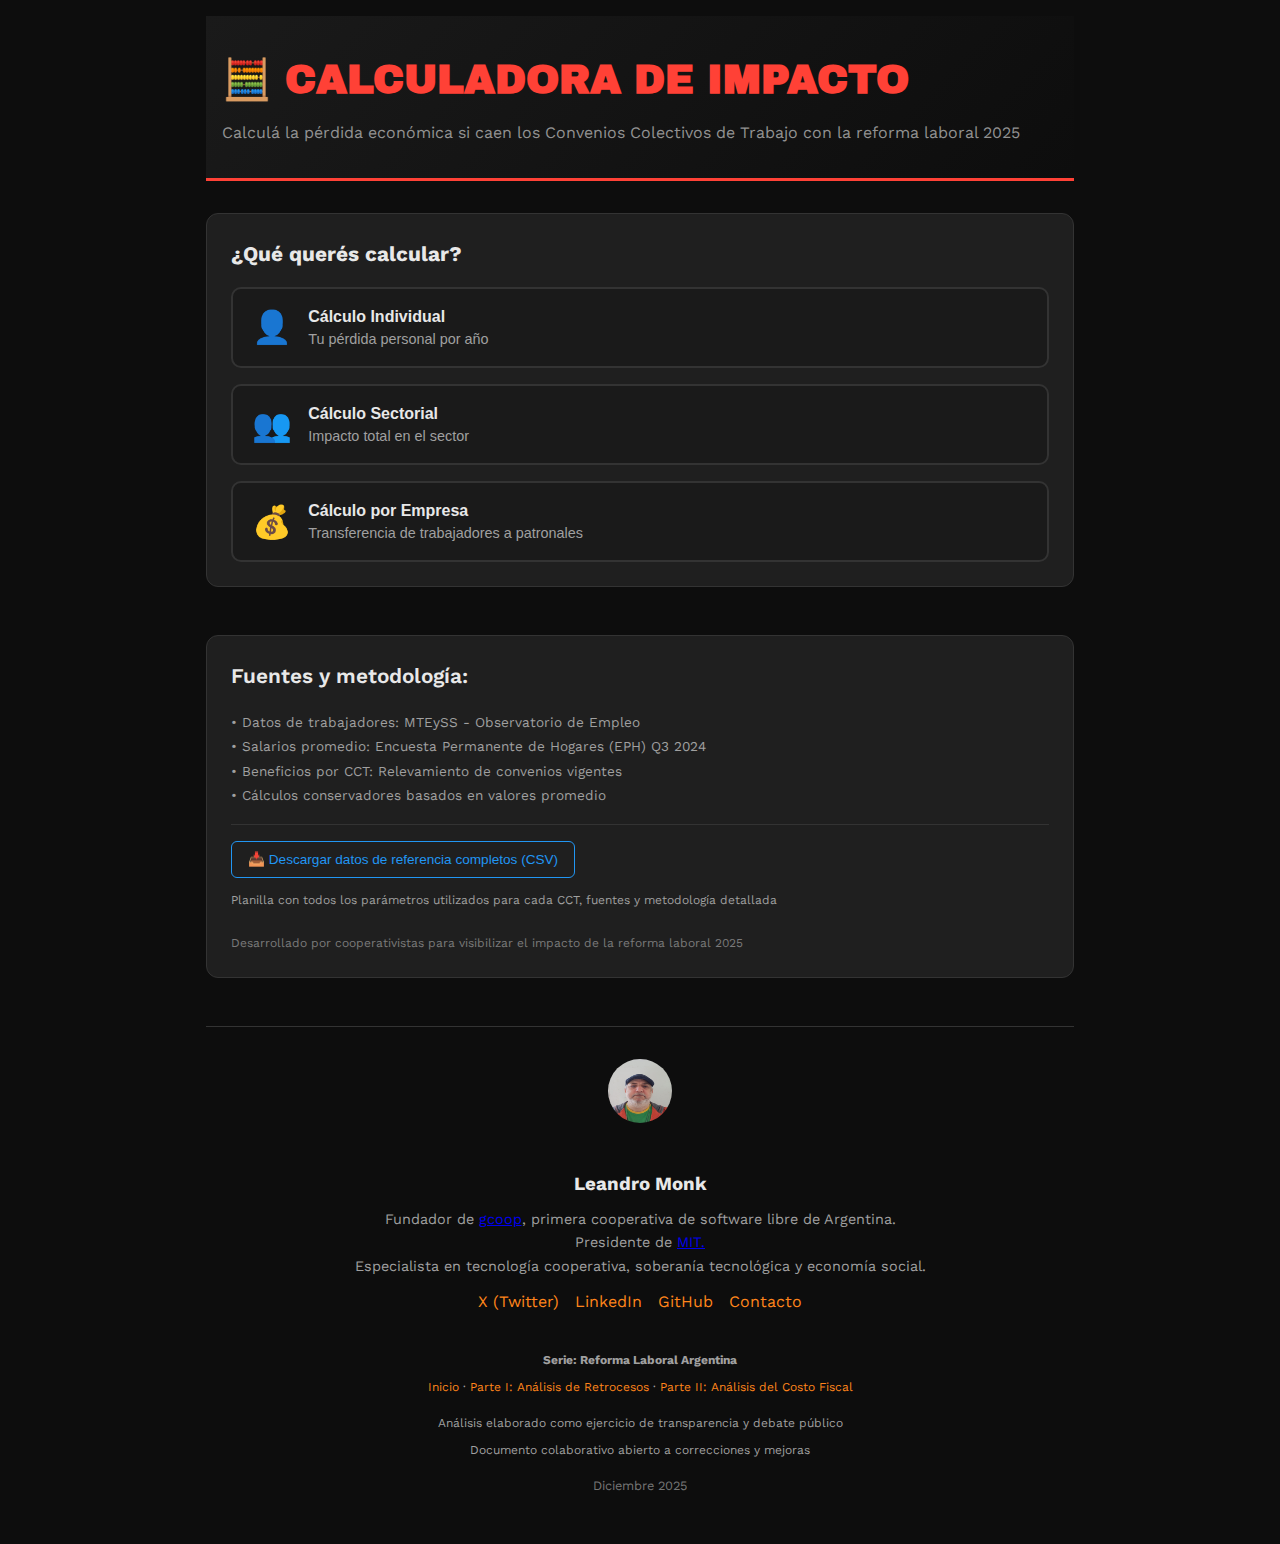
<file: calculadora-cct.html>
<!DOCTYPE html>
<html lang="es">
<head>
    <meta charset="UTF-8">
    <meta name="viewport" content="width=device-width, initial-scale=1.0">
    <title>Calculadora de Impacto - Caída de CCT</title>
    <link href="https://fonts.googleapis.com/css2?family=Work+Sans:wght@400;500;600;700&family=Archivo+Black&family=IBM+Plex+Mono:wght@400;600&display=swap" rel="stylesheet">
    <style>
        :root {
            --primary: #FF4136;
            --secondary: #e63946;
            --accent: #FF851B;
            --success: #2ECC40;
            --bg: #0D0D0D;
            --bg-medium: #1A1A1A;
            --surface: #1F1F1F;
            --text: #E8E8E8;
            --text-light: #A0A0A0;
            --border: #333333;
        }

        * {
            margin: 0;
            padding: 0;
            box-sizing: border-box;
        }

        body {
            font-family: 'Work Sans', sans-serif;
            background: var(--bg);
            color: var(--text);
            line-height: 1.6;
            overflow-x: hidden;
            min-height: 100vh;
        }

        .container {
            max-width: 900px;
            margin: 0 auto;
            padding: 1rem;
        }

        header {
            padding: 2rem 1rem;
            background: linear-gradient(135deg, var(--bg-medium) 0%, var(--bg) 100%);
            margin-bottom: 2rem;
            border-bottom: 3px solid var(--primary);
        }

        h1 {
            font-family: 'Archivo Black', sans-serif;
            font-size: clamp(1.5rem, 5vw, 2.5rem);
            margin-bottom: 0.5rem;
            text-transform: uppercase;
            color: var(--primary);
        }

        .subtitle {
            font-size: 1rem;
            opacity: 0.9;
            color: var(--text-light);
        }

        .card {
            background: var(--surface);
            border-radius: 12px;
            padding: 1.5rem;
            margin-bottom: 1.5rem;
            border: 1px solid var(--border);
        }

        .card h2 {
            font-size: 1.3rem;
            margin-bottom: 1rem;
            color: var(--text);
        }

        .mode-selector {
            display: grid;
            gap: 1rem;
        }

        .mode-btn {
            display: flex;
            align-items: center;
            gap: 1rem;
            padding: 1.2rem;
            background: var(--bg-medium);
            border: 2px solid var(--border);
            border-radius: 10px;
            color: var(--text);
            font-size: 1rem;
            cursor: pointer;
            transition: all 0.3s ease;
            text-align: left;
            width: 100%;
        }

        .mode-btn:hover {
            border-color: var(--primary);
            background: var(--surface);
            transform: translateY(-2px);
        }

        .mode-btn.empresa:hover {
            border-color: var(--success);
        }

        .mode-btn-icon {
            font-size: 2rem;
            flex-shrink: 0;
        }

        .mode-btn-content {
            flex: 1;
        }

        .mode-btn-title {
            font-weight: 600;
            margin-bottom: 0.3rem;
        }

        .mode-btn-desc {
            font-size: 0.9rem;
            color: var(--text-light);
        }

        .form-group {
            margin-bottom: 1.5rem;
        }

        .form-group label {
            display: block;
            font-weight: 600;
            margin-bottom: 0.5rem;
            color: var(--text);
        }

        .form-group input,
        .form-group select {
            width: 100%;
            padding: 0.8rem;
            background: var(--bg-medium);
            border: 2px solid var(--border);
            border-radius: 8px;
            color: var(--text);
            font-size: 1rem;
            font-family: inherit;
            transition: border-color 0.3s;
        }

        .form-group input:focus,
        .form-group select:focus {
            outline: none;
            border-color: var(--primary);
        }

        .form-group input[type="number"] {
            -moz-appearance: textfield;
        }

        .form-group input[type="number"]::-webkit-outer-spin-button,
        .form-group input[type="number"]::-webkit-inner-spin-button {
            -webkit-appearance: none;
            margin: 0;
        }

        .form-hint {
            font-size: 0.85rem;
            color: var(--text-light);
            margin-top: 0.3rem;
        }

        .input-wrapper {
            position: relative;
        }

        .input-prefix {
            position: absolute;
            left: 0.8rem;
            top: 50%;
            transform: translateY(-50%);
            color: var(--text-light);
            pointer-events: none;
        }

        .input-wrapper input {
            padding-left: 2rem;
        }

        .btn {
            width: 100%;
            padding: 1rem;
            border: none;
            border-radius: 8px;
            font-weight: 600;
            font-size: 1rem;
            cursor: pointer;
            transition: all 0.3s ease;
            font-family: inherit;
        }

        .btn-primary {
            background: var(--primary);
            color: white;
        }

        .btn-primary:hover:not(:disabled) {
            background: var(--secondary);
            transform: translateY(-2px);
        }

        .btn-success {
            background: var(--success);
            color: white;
        }

        .btn-success:hover:not(:disabled) {
            background: #27a436;
            transform: translateY(-2px);
        }

        .btn:disabled {
            opacity: 0.5;
            cursor: not-allowed;
        }

        .btn-back {
            display: inline-flex;
            align-items: center;
            gap: 0.5rem;
            padding: 0.6rem 1rem;
            background: var(--bg-medium);
            color: var(--text);
            border: 1px solid var(--border);
            border-radius: 6px;
            font-size: 0.9rem;
            cursor: pointer;
            margin-bottom: 1rem;
            transition: all 0.3s;
        }

        .btn-back:hover {
            background: var(--surface);
            border-color: var(--primary);
        }

        .advanced-toggle {
            border-top: 1px solid var(--border);
            padding-top: 1rem;
            margin-top: 1rem;
        }

        .advanced-header {
            display: flex;
            align-items: center;
            justify-content: space-between;
            cursor: pointer;
            padding: 0.5rem;
            border-radius: 6px;
            transition: background 0.3s;
        }

        .advanced-header:hover {
            background: var(--bg-medium);
        }

        .advanced-header span {
            font-weight: 600;
            color: var(--text-light);
        }

        .chevron {
            transition: transform 0.3s;
        }

        .chevron.open {
            transform: rotate(180deg);
        }

        .advanced-content {
            max-height: 0;
            overflow: hidden;
            transition: max-height 0.3s ease;
        }

        .advanced-content.open {
            max-height: 1000px;
            padding-top: 1rem;
            border-left: 2px solid var(--border);
            padding-left: 1rem;
            margin-top: 1rem;
        }

        .checkbox-group {
            display: flex;
            align-items: start;
            gap: 0.8rem;
            margin-bottom: 1rem;
        }

        .checkbox-group input[type="checkbox"] {
            width: auto;
            margin-top: 0.2rem;
            cursor: pointer;
            accent-color: var(--primary);
        }

        .checkbox-group label {
            margin: 0;
            cursor: pointer;
            flex: 1;
        }

        .result-main {
            background: linear-gradient(135deg, var(--primary) 0%, var(--secondary) 100%);
            color: white;
            padding: 2rem;
            border-radius: 12px;
            text-align: center;
            margin-bottom: 1.5rem;
        }

        .result-main.empresa {
            background: linear-gradient(135deg, var(--success) 0%, #27a436 100%);
        }

        .result-header {
            display: flex;
            align-items: center;
            justify-content: center;
            gap: 0.5rem;
            font-size: 1.1rem;
            margin-bottom: 1rem;
            opacity: 0.9;
        }

        .result-value {
            font-size: clamp(2rem, 8vw, 3rem);
            font-weight: 700;
            margin-bottom: 0.5rem;
            font-family: 'Archivo Black', sans-serif;
        }

        .result-subtitle {
            font-size: 0.9rem;
            opacity: 0.9;
        }

        .breakdown {
            margin-bottom: 1.5rem;
        }

        .breakdown-item {
            display: flex;
            justify-content: space-between;
            align-items: center;
            padding: 0.8rem 0;
            border-bottom: 1px solid var(--border);
        }

        .breakdown-item:last-child {
            border-bottom: none;
        }

        .breakdown-item.advanced {
            background: rgba(255, 133, 27, 0.1);
            margin: 0 -1rem;
            padding: 0.8rem 1rem;
        }

        .breakdown-label {
            color: var(--text-light);
        }

        .breakdown-value {
            font-weight: 600;
            font-family: 'IBM Plex Mono', monospace;
        }

        .breakdown-total {
            background: rgba(255, 65, 54, 0.1);
            margin: 0 -1.5rem -1.5rem;
            padding: 1.2rem 1.5rem;
            border-radius: 0 0 12px 12px;
        }

        .breakdown-total.empresa {
            background: rgba(46, 204, 64, 0.1);
        }

        .alert {
            padding: 1rem;
            border-radius: 8px;
            margin-bottom: 1.5rem;
            display: flex;
            gap: 1rem;
            align-items: start;
        }

        .alert-info {
            background: rgba(100, 181, 246, 0.1);
            border-left: 4px solid #64B5F6;
        }

        .alert-success {
            background: rgba(46, 204, 64, 0.1);
            border-left: 4px solid var(--success);
        }

        .alert-icon {
            font-size: 1.3rem;
            flex-shrink: 0;
        }

        .alert-content {
            flex: 1;
        }

        .alert-title {
            font-weight: 600;
            margin-bottom: 0.3rem;
        }

        .alert-text {
            font-size: 0.9rem;
            color: var(--text-light);
        }

        .alert-text ul {
            margin-top: 0.5rem;
            padding-left: 1.2rem;
        }

        .alert-text li {
            margin-bottom: 0.2rem;
        }

        .share-section {
            display: grid;
            gap: 0.8rem;
        }

        .btn-whatsapp {
            background: #25D366;
            color: white;
        }

        .btn-whatsapp:hover {
            background: #20ba5a;
            transform: translateY(-2px);
        }

        .btn-download {
            background: #2196F3;
            color: white;
        }

        .btn-download:hover {
            background: #1976D2;
            transform: translateY(-2px);
        }

        footer {
            margin-top: 3rem;
            padding: 2rem 1rem;
            border-top: 1px solid var(--border);
        }

        .footer-content {
            display: grid;
            gap: 1.5rem;
            text-align: center;
        }

        .profile-photo img {
            width: 64px;
            height: 64px;
            border-radius: 50%;
            margin-bottom: 1rem;
        }

        .contact-info h3 {
            margin-bottom: 0.5rem;
        }

        .bio {
            font-size: 0.9rem;
            color: var(--text-light);
            line-height: 1.6;
        }

        .social-links {
            margin-top: 0.7rem;
            display: flex;
            flex-wrap: wrap;
            justify-content: center;
            gap: 1rem;
        }

        .social-links a {
            color: var(--accent);
            text-decoration: none;
            transition: color 0.3s;
        }

        .social-links a:hover {
            color: var(--primary);
        }

        .footer-title {
            font-size: 0.9rem;
            font-weight: 600;
            margin-bottom: 0.8rem;
        }

        .footer-list {
            font-size: 0.85rem;
            color: var(--text-light);
            line-height: 1.8;
        }

        .footer-download {
            margin-top: 1rem;
            padding-top: 1rem;
            border-top: 1px solid var(--border);
        }

        .footer-download button {
            background: transparent;
            color: #2196F3;
            border: 1px solid #2196F3;
            padding: 0.6rem 1rem;
            border-radius: 6px;
            font-size: 0.85rem;
            cursor: pointer;
            transition: all 0.3s;
            display: inline-flex;
            align-items: center;
            gap: 0.5rem;
        }

        .footer-download button:hover {
            background: #2196F3;
            color: white;
        }

        .footer-note {
            margin-top: 0.8rem;
            font-size: 0.75rem;
            color: var(--text-light);
        }

        .footer-note a {
            color: var(--accent);
            text-decoration: none;
        }

        .footer-note a:hover {
            text-decoration: underline;
        }

        .footer-credit {
            margin-top: 1.5rem;
            font-size: 0.75rem;
            color: var(--text-light);
            opacity: 0.7;
        }

        .hidden {
            display: none;
        }

        @media (max-width: 640px) {
            .container {
                padding: 0.8rem;
            }

            .card {
                padding: 1.2rem;
            }

            h1 {
                font-size: 1.5rem;
            }

            .result-value {
                font-size: 2rem;
            }
        }
    </style>
</head>
<body>
    <div class="container">
        <header>
            <h1>🧮 Calculadora de Impacto</h1>
            <p class="subtitle">Calculá la pérdida económica si caen los Convenios Colectivos de Trabajo con la reforma laboral 2025</p>
        </header>

        <!-- Selector de Modo -->
        <div id="modeSelector" class="card">
            <h2>¿Qué querés calcular?</h2>
            <div class="mode-selector">
                <button class="mode-btn" onclick="selectMode('individual')">
                    <div class="mode-btn-icon">👤</div>
                    <div class="mode-btn-content">
                        <div class="mode-btn-title">Cálculo Individual</div>
                        <div class="mode-btn-desc">Tu pérdida personal por año</div>
                    </div>
                </button>

                <button class="mode-btn" onclick="selectMode('sectorial')">
                    <div class="mode-btn-icon">👥</div>
                    <div class="mode-btn-content">
                        <div class="mode-btn-title">Cálculo Sectorial</div>
                        <div class="mode-btn-desc">Impacto total en el sector</div>
                    </div>
                </button>

                <button class="mode-btn empresa" onclick="selectMode('empresa')">
                    <div class="mode-btn-icon">💰</div>
                    <div class="mode-btn-content">
                        <div class="mode-btn-title">Cálculo por Empresa</div>
                        <div class="mode-btn-desc">Transferencia de trabajadores a patronales</div>
                    </div>
                </button>
            </div>
        </div>

        <!-- Formulario -->
        <div id="formSection" class="card hidden">
            <button class="btn-back" onclick="resetCalculator()">
                ← Volver a selección de modo
            </button>

            <h2 id="formTitle">Cálculo Individual</h2>

            <form id="calculatorForm" onsubmit="handleCalculate(event)">
                <div class="form-group">
                    <label for="cctSelect">Seleccioná <span id="cctLabel">tu CCT</span></label>
                    <select id="cctSelect" required>
                        <option value="">Elegir convenio...</option>
                    </select>
                </div>

                <!-- Campos Individual -->
                <div id="individualFields" class="hidden">
                    <div class="form-group">
                        <label for="salario">Tu salario bruto mensual</label>
                        <div class="input-wrapper">
                            <span class="input-prefix">$</span>
                            <input type="number" id="salario" placeholder="850000" min="0" step="1000">
                        </div>
                    </div>

                    <div class="form-group">
                        <label for="antiguedad">Tu antigüedad (años)</label>
                        <input type="number" id="antiguedad" placeholder="8" min="0" max="40">
                        <div class="form-hint">Si no completás este campo, usamos 8 años como promedio</div>
                    </div>

                    <!-- Opciones Avanzadas -->
                    <div class="advanced-toggle">
                        <div class="advanced-header" onclick="toggleAdvanced()">
                            <span>⚙️ Opciones avanzadas (opcional)</span>
                            <span class="chevron" id="advancedChevron">▼</span>
                        </div>
                        <div class="advanced-content" id="advancedContent">
                            <div class="form-group">
                                <label for="horasExtras">Horas extras mensuales</label>
                                <input type="number" id="horasExtras" placeholder="0" min="0">
                                <div class="form-hint">Perderías el recargo del 50% en horas extras</div>
                            </div>

                            <div class="form-group">
                                <label for="hijos">Cantidad de hijos menores</label>
                                <input type="number" id="hijos" placeholder="0" min="0" max="10">
                                <div class="form-hint">Asignaciones familiares adicionales del CCT</div>
                            </div>

                            <div class="checkbox-group">
                                <input type="checkbox" id="zonaDesfavorable">
                                <div>
                                    <label for="zonaDesfavorable">Trabajo en zona desfavorable</label>
                                    <div class="form-hint">Plus por zona desfavorable/alejada (aprox. 10%)</div>
                                </div>
                            </div>

                            <div class="checkbox-group">
                                <input type="checkbox" id="titulo">
                                <div>
                                    <label for="titulo">Tengo título profesional</label>
                                    <div class="form-hint">Adicional por título universitario/terciario (aprox. 15%)</div>
                                </div>
                            </div>
                        </div>
                    </div>
                </div>

                <!-- Campo Empresa -->
                <div id="empresaFields" class="hidden">
                    <div class="form-group">
                        <label for="empleados">Cantidad de empleados</label>
                        <input type="number" id="empleados" placeholder="50" min="1">
                        <div class="form-hint">Cantidad de trabajadores bajo este CCT</div>
                    </div>
                </div>

                <button type="submit" class="btn btn-primary" id="submitBtn">
                    Calcular Pérdida
                </button>
            </form>
        </div>

        <!-- Resultados -->
        <div id="resultSection" class="hidden">
            <button class="btn-back" onclick="resetForm()">
                ← Calcular otra vez
            </button>

            <!-- Resultado Principal -->
            <div class="result-main" id="resultMain">
                <div class="result-header" id="resultHeader">
                    📉 Tu Pérdida Anual
                </div>
                <div class="result-value" id="resultValue">
                    $0
                </div>
                <div class="result-subtitle" id="resultSubtitle">
                    $0 por mes
                </div>
            </div>

            <!-- Alerta Empresa -->
            <div id="empresaAlert" class="alert alert-success hidden">
                <div class="alert-icon">💰</div>
                <div class="alert-content">
                    <div class="alert-title">Ahorro para la empresa</div>
                    <div class="alert-text">
                        Esta es la transferencia de recursos desde los trabajadores hacia la empresa. 
                        Lo que los trabajadores pierden, la empresa lo ahorra en costos laborales.
                    </div>
                </div>
            </div>

            <!-- Desglose -->
            <div class="card">
                <h2 id="breakdownTitle">Desglose de pérdidas anuales:</h2>
                <div class="breakdown" id="breakdown">
                    <!-- Se genera dinámicamente -->
                </div>
            </div>

            <!-- Información -->
            <div class="alert alert-info">
                <div class="alert-icon">ℹ️</div>
                <div class="alert-content">
                    <div class="alert-title">Sobre estos cálculos:</div>
                    <div class="alert-text">
                        <ul>
                            <li>Promedio de 8 años de antigüedad</li>
                            <li>Congelamiento salarial estimado en 15% anual vs inflación</li>
                            <li>Beneficios basados en CCT vigentes a diciembre 2024</li>
                            <li>No incluye pérdidas por flexibilización horaria</li>
                        </ul>
                    </div>
                </div>
            </div>

            <!-- Compartir -->
            <div class="card">
                <h2>Compartí y descargá</h2>
                <p style="font-size: 0.9rem; color: var(--text-light); margin-bottom: 1rem;">
                    Ayudá a visibilizar el impacto real de la caída de los CCT
                </p>
                <div class="share-section">
                    <button class="btn btn-whatsapp" onclick="shareWhatsApp()">
                        Compartir en WhatsApp
                    </button>
                    <button class="btn btn-download" onclick="downloadCSV()">
                        📥 Descargar planilla de cálculo (CSV)
                    </button>
                </div>
            </div>
        </div>

        <!-- Fuentes y metodología -->
        <div class="card" style="margin-top: 3rem;">
            <h2 class="footer-title">Fuentes y metodología:</h2>
            <div class="footer-list">
                • Datos de trabajadores: MTEySS - Observatorio de Empleo<br>
                • Salarios promedio: Encuesta Permanente de Hogares (EPH) Q3 2024<br>
                • Beneficios por CCT: Relevamiento de convenios vigentes<br>
                • Cálculos conservadores basados en valores promedio
            </div>
            <div class="footer-download">
                <button onclick="downloadReference()">
                    📥 Descargar datos de referencia completos (CSV)
                </button>
                <div class="footer-note">
                    Planilla con todos los parámetros utilizados para cada CCT, fuentes y metodología detallada
                </div>
            </div>
            <div class="footer-credit">
                Desarrollado por cooperativistas para visibilizar el impacto de la reforma laboral 2025
            </div>
        </div>

        <!-- Footer de crédito personal -->
        <footer>
            <div class="footer-content">
                <div class="profile-photo">
                    <img src="Yo.jpeg" alt="Leandro Monk">
                </div>
                <div class="contact-info">
                    <h3>Leandro Monk</h3>
                    <p class="bio">
                        Fundador de <a href="https://gcoop.coop" target="_blank">gcoop</a>, primera cooperativa de software libre de Argentina.<br>
                        Presidente de <a href="https://mit.org.ar" target="_blank">MIT.</a><br>
                        Especialista en tecnología cooperativa, soberanía tecnológica y economía social.
                    </p>
                    <div class="social-links">
                        <a href="https://x.com/leitomonk" target="_blank">X (Twitter)</a>
                        <a href="https://www.linkedin.com/in/leandromonk/" target="_blank">LinkedIn</a>
                        <a href="https://github.com/leito-monk" target="_blank">GitHub</a>
                        <a href="mailto:leandro@gcoop.coop">Contacto</a>
                    </div>
                </div>
                <div class="footer-note">
                    <p><strong>Serie: Reforma Laboral Argentina</strong></p>
                    <p style="margin-top: 0.5rem;">
                        <a href="index.html">Inicio</a> · 
                        <a href="analisis-transferencia-trabajadores.html" target="_blank">Parte I: Análisis de Retrocesos</a> · 
                        <a href="analisis-costo-fiscal-v6.html" target="_blank">Parte II: Análisis del Costo Fiscal</a>
                    </p>
                    <p style="margin-top: 1rem;">Análisis elaborado como ejercicio de transparencia y debate público</p>
                    <p style="margin-top: 0.5rem;">Documento colaborativo abierto a correcciones y mejoras</p>
                    <p style="margin-top: 1rem; font-size: 0.8rem; opacity: 0.7;">Diciembre 2025</p>
                </div>
            </div>
        </footer>
    </div>

    <script>
        // Base de datos de CCT
        const cctDatabase = {
            '130/75': {
                nombre: 'Bancarios',
                trabajadores: 95000,
                salarioPromedio: 850000,
                beneficios: {
                    antiguedad: 0.01,
                    adicionales: 45000,
                    licenciasExtra: 3,
                    subsidios: 25000
                }
            },
            '36/75': {
                nombre: 'Empleados de Comercio',
                trabajadores: 1200000,
                salarioPromedio: 520000,
                beneficios: {
                    antiguedad: 0.01,
                    adicionales: 15000,
                    licenciasExtra: 2,
                    subsidios: 8000
                }
            },
            '260/75': {
                nombre: 'Gastronómicos (UTHGRA)',
                trabajadores: 320000,
                salarioPromedio: 450000,
                beneficios: {
                    antiguedad: 0.01,
                    adicionales: 12000,
                    licenciasExtra: 1,
                    subsidios: 5000
                }
            },
            '257/92': {
                nombre: 'Empleados Públicos',
                trabajadores: 850000,
                salarioPromedio: 620000,
                beneficios: {
                    antiguedad: 0.01,
                    adicionales: 20000,
                    licenciasExtra: 4,
                    subsidios: 15000
                }
            },
            '36/89': {
                nombre: 'Docentes',
                trabajadores: 750000,
                salarioPromedio: 580000,
                beneficios: {
                    antiguedad: 0.01,
                    adicionales: 18000,
                    licenciasExtra: 5,
                    subsidios: 12000
                }
            },
            '76/75': {
                nombre: 'Construcción (UOCRA)',
                trabajadores: 480000,
                salarioPromedio: 550000,
                beneficios: {
                    antiguedad: 0.01,
                    adicionales: 22000,
                    licenciasExtra: 1,
                    subsidios: 10000
                }
            },
            '40/89': {
                nombre: 'Salud',
                trabajadores: 420000,
                salarioPromedio: 650000,
                beneficios: {
                    antiguedad: 0.01,
                    adicionales: 25000,
                    licenciasExtra: 3,
                    subsidios: 18000
                }
            },
            '107/70': {
                nombre: 'Transporte Automotor de Pasajeros',
                trabajadores: 110000,
                salarioPromedio: 680000,
                beneficios: {
                    antiguedad: 0.01,
                    adicionales: 28000,
                    licenciasExtra: 2,
                    subsidios: 12000
                }
            },
            '589/10': {
                nombre: 'Camioneros',
                trabajadores: 230000,
                salarioPromedio: 720000,
                beneficios: {
                    antiguedad: 0.01,
                    adicionales: 32000,
                    licenciasExtra: 2,
                    subsidios: 15000
                }
            },
            '56/92': {
                nombre: 'Telefónicos',
                trabajadores: 45000,
                salarioPromedio: 780000,
                beneficios: {
                    antiguedad: 0.01,
                    adicionales: 35000,
                    licenciasExtra: 3,
                    subsidios: 20000
                }
            },
            '566/10': {
                nombre: 'Seguridad Privada',
                trabajadores: 180000,
                salarioPromedio: 480000,
                beneficios: {
                    antiguedad: 0.01,
                    adicionales: 10000,
                    licenciasExtra: 1,
                    subsidios: 6000
                }
            },
            '335/75': {
                nombre: 'Vigilancia',
                trabajadores: 95000,
                salarioPromedio: 460000,
                beneficios: {
                    antiguedad: 0.01,
                    adicionales: 9000,
                    licenciasExtra: 1,
                    subsidios: 5000
                }
            },
            '397/04': {
                nombre: 'Empleados de Entidades Deportivas',
                trabajadores: 35000,
                salarioPromedio: 510000,
                beneficios: {
                    antiguedad: 0.01,
                    adicionales: 14000,
                    licenciasExtra: 2,
                    subsidios: 7000
                }
            },
            '161/75': {
                nombre: 'Metalúrgicos (UOM)',
                trabajadores: 320000,
                salarioPromedio: 590000,
                beneficios: {
                    antiguedad: 0.01,
                    adicionales: 24000,
                    licenciasExtra: 2,
                    subsidios: 11000
                }
            },
            '260/94': {
                nombre: 'Plástico',
                trabajadores: 85000,
                salarioPromedio: 540000,
                beneficios: {
                    antiguedad: 0.01,
                    adicionales: 16000,
                    licenciasExtra: 2,
                    subsidios: 8000
                }
            },
            '122/75': {
                nombre: 'Mecánicos y Afines del Transporte',
                trabajadores: 140000,
                salarioPromedio: 560000,
                beneficios: {
                    antiguedad: 0.01,
                    adicionales: 18000,
                    licenciasExtra: 2,
                    subsidios: 9000
                }
            },
            '408/05': {
                nombre: 'Call Centers',
                trabajadores: 95000,
                salarioPromedio: 420000,
                beneficios: {
                    antiguedad: 0.01,
                    adicionales: 8000,
                    licenciasExtra: 1,
                    subsidios: 4000
                }
            },
            '541/08': {
                nombre: 'Telecomunicaciones',
                trabajadores: 67000,
                salarioPromedio: 670000,
                beneficios: {
                    antiguedad: 0.01,
                    adicionales: 26000,
                    licenciasExtra: 3,
                    subsidios: 14000
                }
            }
        };

        // Variables globales
        let currentMode = '';
        let currentResult = null;

        // Inicializar select de CCT
        function initCCTSelect() {
            const select = document.getElementById('cctSelect');
            Object.entries(cctDatabase).forEach(([codigo, data]) => {
                const option = document.createElement('option');
                option.value = codigo;
                option.textContent = `${data.nombre} (CCT ${codigo})`;
                select.appendChild(option);
            });
        }

        // Formatear pesos
        function formatPesos(monto) {
            return new Intl.NumberFormat('es-AR', {
                style: 'currency',
                currency: 'ARS',
                minimumFractionDigits: 0,
                maximumFractionDigits: 0
            }).format(monto);
        }

        // Seleccionar modo
        function selectMode(mode) {
            currentMode = mode;
            document.getElementById('modeSelector').classList.add('hidden');
            document.getElementById('formSection').classList.remove('hidden');

            const titles = {
                individual: 'Cálculo Individual',
                sectorial: 'Cálculo Sectorial',
                empresa: 'Cálculo por Empresa'
            };

            document.getElementById('formTitle').textContent = titles[mode];
            document.getElementById('cctLabel').textContent = mode === 'empresa' ? 'el sector' : 'tu CCT';

            // Mostrar campos según modo
            document.getElementById('individualFields').classList.toggle('hidden', mode !== 'individual');
            document.getElementById('empresaFields').classList.toggle('hidden', mode !== 'empresa');

            // Cambiar botón
            const submitBtn = document.getElementById('submitBtn');
            if (mode === 'empresa') {
                submitBtn.textContent = 'Calcular Transferencia';
                submitBtn.classList.remove('btn-primary');
                submitBtn.classList.add('btn-success');
            } else {
                submitBtn.textContent = 'Calcular Pérdida';
                submitBtn.classList.remove('btn-success');
                submitBtn.classList.add('btn-primary');
            }

            // Actualizar required
            updateRequiredFields();
        }

        // Actualizar campos requeridos
        function updateRequiredFields() {
            document.getElementById('salario').required = currentMode === 'individual';
            document.getElementById('empleados').required = currentMode === 'empresa';
        }

        // Toggle avanzado
        function toggleAdvanced() {
            const content = document.getElementById('advancedContent');
            const chevron = document.getElementById('advancedChevron');
            content.classList.toggle('open');
            chevron.classList.toggle('open');
        }

        // Calcular pérdida individual
        function calcularPerdidaIndividual(salario, cct, antiguedadAnios = 8, extras = {}) {
            const beneficios = cctDatabase[cct].beneficios;
            
            const perdidaAntiguedad = salario * beneficios.antiguedad * antiguedadAnios;
            const perdidaAdicionales = beneficios.adicionales;
            const perdidaSubsidios = beneficios.subsidios;
            const perdidaLicencias = (salario / 30) * beneficios.licenciasExtra;
            const perdidaParitarias = salario * 0.15;
            
            let perdidaHorasExtras = 0;
            if (extras.horasExtras) {
                const valorHora = salario / 200;
                perdidaHorasExtras = valorHora * extras.horasExtras * 0.5;
            }
            
            let perdidaAsignaciones = 0;
            if (extras.tieneHijos) {
                perdidaAsignaciones = 15000 * parseInt(extras.tieneHijos);
            }
            
            let perdidaZona = 0;
            if (extras.zonaDesfavorable) {
                perdidaZona = salario * 0.10;
            }
            
            let perdidaTitulo = 0;
            if (extras.tieneTitulo) {
                perdidaTitulo = salario * 0.15;
            }
            
            const perdidaMensual = perdidaAntiguedad + perdidaAdicionales + 
                                   perdidaSubsidios + perdidaLicencias + perdidaParitarias +
                                   perdidaHorasExtras + perdidaAsignaciones + perdidaZona + perdidaTitulo;
            
            return {
                perdidaMensual: Math.round(perdidaMensual),
                perdidaAnual: Math.round(perdidaMensual * 12),
                desglose: {
                    antiguedad: Math.round(perdidaAntiguedad * 12),
                    adicionales: Math.round(perdidaAdicionales * 12),
                    subsidios: Math.round(perdidaSubsidios * 12),
                    licencias: Math.round(perdidaLicencias * 12),
                    paritarias: Math.round(perdidaParitarias * 12),
                    horasExtras: Math.round(perdidaHorasExtras * 12),
                    asignaciones: Math.round(perdidaAsignaciones * 12),
                    zona: Math.round(perdidaZona * 12),
                    titulo: Math.round(perdidaTitulo * 12)
                }
            };
        }

        // Calcular pérdida sectorial
        function calcularPerdidaSectorial(cct) {
            const sector = cctDatabase[cct];
            const perdidaIndividual = calcularPerdidaIndividual(sector.salarioPromedio, cct);
            
            return {
                ...perdidaIndividual,
                trabajadoresAfectados: sector.trabajadores,
                perdidaTotalSector: Math.round(perdidaIndividual.perdidaAnual * sector.trabajadores / 1000000)
            };
        }

        // Calcular transferencia empresa
        function calcularTransferenciaEmpresa(cct, numEmpleados) {
            const sector = cctDatabase[cct];
            const perdidaPorEmpleado = calcularPerdidaIndividual(sector.salarioPromedio, cct);
            
            const transferenciaAnual = perdidaPorEmpleado.perdidaAnual * numEmpleados;
            const transferenciaMensual = perdidaPorEmpleado.perdidaMensual * numEmpleados;
            
            return {
                ...perdidaPorEmpleado,
                empleados: numEmpleados,
                transferenciaAnual: Math.round(transferenciaAnual),
                transferenciaMensual: Math.round(transferenciaMensual),
                salarioPromedio: sector.salarioPromedio
            };
        }

        // Manejar cálculo
        function handleCalculate(event) {
            event.preventDefault();

            const cctSeleccionado = document.getElementById('cctSelect').value;
            if (!cctSeleccionado) return;

            let resultado;

            if (currentMode === 'sectorial') {
                resultado = calcularPerdidaSectorial(cctSeleccionado);
            } else if (currentMode === 'individual') {
                const salarioBruto = parseFloat(document.getElementById('salario').value);
                if (!salarioBruto) return;

                const antiguedad = parseFloat(document.getElementById('antiguedad').value) || 8;
                const extras = {
                    horasExtras: parseFloat(document.getElementById('horasExtras').value) || 0,
                    tieneHijos: document.getElementById('hijos').value || 0,
                    zonaDesfavorable: document.getElementById('zonaDesfavorable').checked,
                    tieneTitulo: document.getElementById('titulo').checked
                };
                
                resultado = calcularPerdidaIndividual(salarioBruto, cctSeleccionado, antiguedad, extras);
                resultado.antiguedadUsada = antiguedad;
                resultado.extrasUsados = extras;
            } else if (currentMode === 'empresa') {
                const cantidadEmpleados = parseInt(document.getElementById('empleados').value);
                if (!cantidadEmpleados) return;

                resultado = calcularTransferenciaEmpresa(cctSeleccionado, cantidadEmpleados);
            }

            currentResult = { resultado, cct: cctSeleccionado };
            mostrarResultado();
        }

        // Mostrar resultado
        function mostrarResultado() {
            const { resultado, cct } = currentResult;
            const cctData = cctDatabase[cct];

            document.getElementById('formSection').classList.add('hidden');
            document.getElementById('resultSection').classList.remove('hidden');

            // Resultado principal
            const resultMain = document.getElementById('resultMain');
            const isEmpresa = currentMode === 'empresa';
            
            resultMain.classList.toggle('empresa', isEmpresa);

            // Header
            let headerText, valueText, subtitleText;
            
            if (currentMode === 'sectorial') {
                headerText = '📉 Pérdida Total del Sector';
                valueText = `$${resultado.perdidaTotalSector.toLocaleString('es-AR')} millones`;
                subtitleText = `${resultado.trabajadoresAfectados.toLocaleString('es-AR')} trabajadores afectados`;
            } else if (currentMode === 'individual') {
                headerText = '📉 Tu Pérdida Anual';
                valueText = formatPesos(resultado.perdidaAnual);
                subtitleText = `${formatPesos(resultado.perdidaMensual)} por mes`;
                if (resultado.antiguedadUsada) {
                    subtitleText += ` • ${resultado.antiguedadUsada} años de antigüedad`;
                }
            } else {
                headerText = '💰 Transferencia Anual a la Empresa';
                valueText = formatPesos(resultado.transferenciaAnual);
                subtitleText = `${formatPesos(resultado.transferenciaMensual)} por mes • ${resultado.empleados} empleados`;
            }

            document.getElementById('resultHeader').textContent = headerText;
            document.getElementById('resultValue').textContent = valueText;
            document.getElementById('resultSubtitle').textContent = subtitleText;

            // Alerta empresa
            document.getElementById('empresaAlert').classList.toggle('hidden', !isEmpresa);

            // Título desglose
            document.getElementById('breakdownTitle').textContent = 
                isEmpresa ? 'Desglose de la transferencia anual (por empleado):' : 'Desglose de pérdidas anuales:';

            // Generar desglose
            const breakdown = document.getElementById('breakdown');
            breakdown.innerHTML = '';

            const items = [
                { label: 'Plus por antigüedad', value: resultado.desglose.antiguedad },
                { label: 'Adicionales del CCT', value: resultado.desglose.adicionales },
                { label: 'Subsidios y beneficios', value: resultado.desglose.subsidios },
                { label: 'Días de licencia extra', value: resultado.desglose.licencias },
                { label: 'Congelamiento salarial', value: resultado.desglose.paritarias }
            ];

            // Opciones avanzadas
            if (resultado.desglose.horasExtras > 0) {
                items.push({ label: 'Recargo horas extras (50%)', value: resultado.desglose.horasExtras, advanced: true });
            }
            if (resultado.desglose.asignaciones > 0) {
                items.push({ label: 'Asignaciones familiares CCT', value: resultado.desglose.asignaciones, advanced: true });
            }
            if (resultado.desglose.zona > 0) {
                items.push({ label: 'Plus zona desfavorable', value: resultado.desglose.zona, advanced: true });
            }
            if (resultado.desglose.titulo > 0) {
                items.push({ label: 'Adicional por título', value: resultado.desglose.titulo, advanced: true });
            }

            items.forEach(item => {
                const div = document.createElement('div');
                div.className = 'breakdown-item' + (item.advanced ? ' advanced' : '');
                div.innerHTML = `
                    <span class="breakdown-label">${item.label}</span>
                    <span class="breakdown-value">${formatPesos(item.value)}</span>
                `;
                breakdown.appendChild(div);
            });

            // Total
            const totalDiv = document.createElement('div');
            totalDiv.className = 'breakdown-item breakdown-total' + (isEmpresa ? ' empresa' : '');
            
            let totalValue;
            if (currentMode === 'sectorial') {
                totalValue = `$${resultado.perdidaTotalSector.toLocaleString('es-AR')}M`;
            } else if (currentMode === 'empresa') {
                totalValue = formatPesos(resultado.transferenciaAnual);
            } else {
                totalValue = formatPesos(resultado.perdidaAnual);
            }

            totalDiv.innerHTML = `
                <span class="breakdown-label" style="font-weight: 600;">${isEmpresa ? 'AHORRO TOTAL' : 'TOTAL'}</span>
                <span class="breakdown-value" style="font-size: 1.2rem; color: ${isEmpresa ? 'var(--success)' : 'var(--primary)'};">${totalValue}</span>
            `;
            breakdown.appendChild(totalDiv);

            // Scroll al resultado
            window.scrollTo({ top: 0, behavior: 'smooth' });
        }

        // Compartir WhatsApp
        function shareWhatsApp() {
            const { resultado, cct } = currentResult;
            const cctData = cctDatabase[cct];
            let mensaje = '';
            
            if (currentMode === 'empresa') {
                mensaje = `💰 TRANSFERENCIA DE TRABAJADORES A PATRONALES\n\n`;
                mensaje += `Sector: ${cctData.nombre}\n`;
                mensaje += `Empleados: ${resultado.empleados}\n`;
                mensaje += `Ahorro anual para la empresa: ${formatPesos(resultado.transferenciaAnual)}\n`;
                mensaje += `Ahorro mensual: ${formatPesos(resultado.transferenciaMensual)}\n\n`;
                mensaje += `Lo que los trabajadores pierden, la empresa lo ahorra.\n\n`;
            } else if (currentMode === 'sectorial') {
                mensaje = `⚠️ IMPACTO DE LA CAÍDA DE CCT\n\n`;
                mensaje += `Sector: ${cctData.nombre}\n`;
                mensaje += `Trabajadores afectados: ${resultado.trabajadoresAfectados.toLocaleString('es-AR')}\n`;
                mensaje += `Pérdida total anual: $${resultado.perdidaTotalSector.toLocaleString('es-AR')} MILLONES\n\n`;
            } else {
                mensaje = `⚠️ IMPACTO DE LA CAÍDA DE CCT\n\n`;
                mensaje += `CCT: ${cctData.nombre}\n`;
                mensaje += `Pérdida anual: ${formatPesos(resultado.perdidaAnual)}\n`;
                mensaje += `Pérdida mensual: ${formatPesos(resultado.perdidaMensual)}\n\n`;
            }
            
            mensaje += `Calculá tu pérdida en: [URL de la calculadora]`;
            
            const url = `https://wa.me/?text=${encodeURIComponent(mensaje)}`;
            window.open(url, '_blank');
        }

        // Descargar CSV
        function downloadCSV() {
            const { resultado, cct } = currentResult;
            const cctData = cctDatabase[cct];
            let csvContent = "data:text/csv;charset=utf-8,";
            
            csvContent += "CALCULADORA DE IMPACTO - CAÍDA DE CONVENIOS COLECTIVOS DE TRABAJO\n\n";
            csvContent += `Fecha de cálculo:,${new Date().toLocaleDateString('es-AR')}\n`;
            csvContent += `Tipo de cálculo:,${currentMode === 'individual' ? 'Individual' : currentMode === 'sectorial' ? 'Sectorial' : 'Por Empresa'}\n`;
            csvContent += `CCT:,${cct}\n`;
            csvContent += `Sector:,${cctData.nombre}\n\n`;
            
            if (currentMode === 'individual') {
                csvContent += "DATOS INGRESADOS\n";
                csvContent += `Salario bruto mensual:,$${parseFloat(document.getElementById('salario').value).toLocaleString('es-AR')}\n`;
                csvContent += `Antigüedad (años):,${resultado.antiguedadUsada}\n`;
                
                if (resultado.extrasUsados) {
                    if (resultado.extrasUsados.horasExtras > 0) {
                        csvContent += `Horas extras mensuales:,${resultado.extrasUsados.horasExtras}\n`;
                    }
                    if (resultado.extrasUsados.tieneHijos > 0) {
                        csvContent += `Hijos menores:,${resultado.extrasUsados.tieneHijos}\n`;
                    }
                    if (resultado.extrasUsados.zonaDesfavorable) {
                        csvContent += `Zona desfavorable:,Sí\n`;
                    }
                    if (resultado.extrasUsados.tieneTitulo) {
                        csvContent += `Título profesional:,Sí\n`;
                    }
                }
                
                csvContent += "\nDESGLOSE DE PÉRDIDAS ANUALES\n";
                csvContent += `Plus por antigüedad:,$${resultado.desglose.antiguedad.toLocaleString('es-AR')}\n`;
                csvContent += `Adicionales del CCT:,$${resultado.desglose.adicionales.toLocaleString('es-AR')}\n`;
                csvContent += `Subsidios y beneficios:,$${resultado.desglose.subsidios.toLocaleString('es-AR')}\n`;
                csvContent += `Días de licencia extra:,$${resultado.desglose.licencias.toLocaleString('es-AR')}\n`;
                csvContent += `Congelamiento salarial (15%):,$${resultado.desglose.paritarias.toLocaleString('es-AR')}\n`;
                
                if (resultado.desglose.horasExtras > 0) {
                    csvContent += `Recargo horas extras:,$${resultado.desglose.horasExtras.toLocaleString('es-AR')}\n`;
                }
                if (resultado.desglose.asignaciones > 0) {
                    csvContent += `Asignaciones familiares CCT:,$${resultado.desglose.asignaciones.toLocaleString('es-AR')}\n`;
                }
                if (resultado.desglose.zona > 0) {
                    csvContent += `Plus zona desfavorable:,$${resultado.desglose.zona.toLocaleString('es-AR')}\n`;
                }
                if (resultado.desglose.titulo > 0) {
                    csvContent += `Adicional por título:,$${resultado.desglose.titulo.toLocaleString('es-AR')}\n`;
                }
                
                csvContent += `\nPÉRDIDA MENSUAL:,$${resultado.perdidaMensual.toLocaleString('es-AR')}\n`;
                csvContent += `PÉRDIDA ANUAL:,$${resultado.perdidaAnual.toLocaleString('es-AR')}\n`;
                
            } else if (currentMode === 'sectorial') {
                csvContent += "DATOS DEL SECTOR\n";
                csvContent += `Trabajadores afectados:,${resultado.trabajadoresAfectados.toLocaleString('es-AR')}\n`;
                csvContent += `Salario promedio mensual:,$${cctData.salarioPromedio.toLocaleString('es-AR')}\n\n`;
                csvContent += `PÉRDIDA POR TRABAJADOR (ANUAL):,$${resultado.perdidaAnual.toLocaleString('es-AR')}\n`;
                csvContent += `PÉRDIDA TOTAL DEL SECTOR (ANUAL):,$${resultado.perdidaTotalSector.toLocaleString('es-AR')} millones\n`;
                
            } else if (currentMode === 'empresa') {
                csvContent += "DATOS DE LA EMPRESA\n";
                csvContent += `Cantidad de empleados:,${resultado.empleados}\n`;
                csvContent += `Salario promedio del sector:,$${resultado.salarioPromedio.toLocaleString('es-AR')}\n\n`;
                csvContent += `AHORRO MENSUAL PARA LA EMPRESA:,$${resultado.transferenciaMensual.toLocaleString('es-AR')}\n`;
                csvContent += `AHORRO ANUAL PARA LA EMPRESA:,$${resultado.transferenciaAnual.toLocaleString('es-AR')}\n`;
            }
            
            csvContent += "\n\nMETODOLOGÍA\n";
            csvContent += "- Antigüedad promedio considerada: 8 años\n";
            csvContent += "- Congelamiento salarial estimado: 15% anual vs inflación\n";
            csvContent += "- Beneficios basados en CCT vigentes a diciembre 2024\n";
            csvContent += "- Cálculos conservadores basados en valores promedio\n";
            
            const encodedUri = encodeURI(csvContent);
            const link = document.createElement("a");
            link.setAttribute("href", encodedUri);
            link.setAttribute("download", `calculo-cct-${cct.replace('/', '-')}-${Date.now()}.csv`);
            document.body.appendChild(link);
            link.click();
            document.body.removeChild(link);
        }

        // Descargar referencia
        function downloadReference() {
            let csvContent = "data:text/csv;charset=utf-8,";
            
            csvContent += "DATOS DE REFERENCIA - CONVENIOS COLECTIVOS DE TRABAJO\n";
            csvContent += "Calculadora de Impacto - Caída de CCT 2025\n";
            csvContent += `Generado el: ${new Date().toLocaleDateString('es-AR')}\n\n`;
            
            csvContent += "CCT,Sector,Trabajadores,Salario Promedio Mensual,Plus Antigüedad (%/año),Adicionales Mensuales,Días Licencia Extra,Subsidios Mensuales\n";
            
            Object.entries(cctDatabase).forEach(([codigo, data]) => {
                csvContent += `"${codigo}","${data.nombre}",${data.trabajadores},$${data.salarioPromedio.toLocaleString('es-AR')},${(data.beneficios.antiguedad * 100)}%,$${data.beneficios.adicionales.toLocaleString('es-AR')},${data.beneficios.licenciasExtra},$${data.beneficios.subsidios.toLocaleString('es-AR')}\n`;
            });
            
            csvContent += "\n\nNOTAS METODOLÓGICAS\n";
            csvContent += "Antigüedad,Se considera un promedio de 8 años para cálculos sectoriales\n";
            csvContent += "Congelamiento salarial,Se estima una pérdida del 15% anual vs inflación proyectada\n";
            
            const encodedUri = encodeURI(csvContent);
            const link = document.createElement("a");
            link.setAttribute("href", encodedUri);
            link.setAttribute("download", `datos-referencia-cct-${Date.now()}.csv`);
            document.body.appendChild(link);
            link.click();
            document.body.removeChild(link);
        }

        // Reset formulario
        function resetForm() {
            document.getElementById('resultSection').classList.add('hidden');
            document.getElementById('formSection').classList.remove('hidden');
            document.getElementById('calculatorForm').reset();
            window.scrollTo({ top: 0, behavior: 'smooth' });
        }

        // Reset calculadora
        function resetCalculator() {
            currentMode = '';
            currentResult = null;
            document.getElementById('formSection').classList.add('hidden');
            document.getElementById('resultSection').classList.add('hidden');
            document.getElementById('modeSelector').classList.remove('hidden');
            document.getElementById('calculatorForm').reset();
            window.scrollTo({ top: 0, behavior: 'smooth' });
        }

        // Inicializar
        initCCTSelect();
    </script>
</body>
</html>
</file>
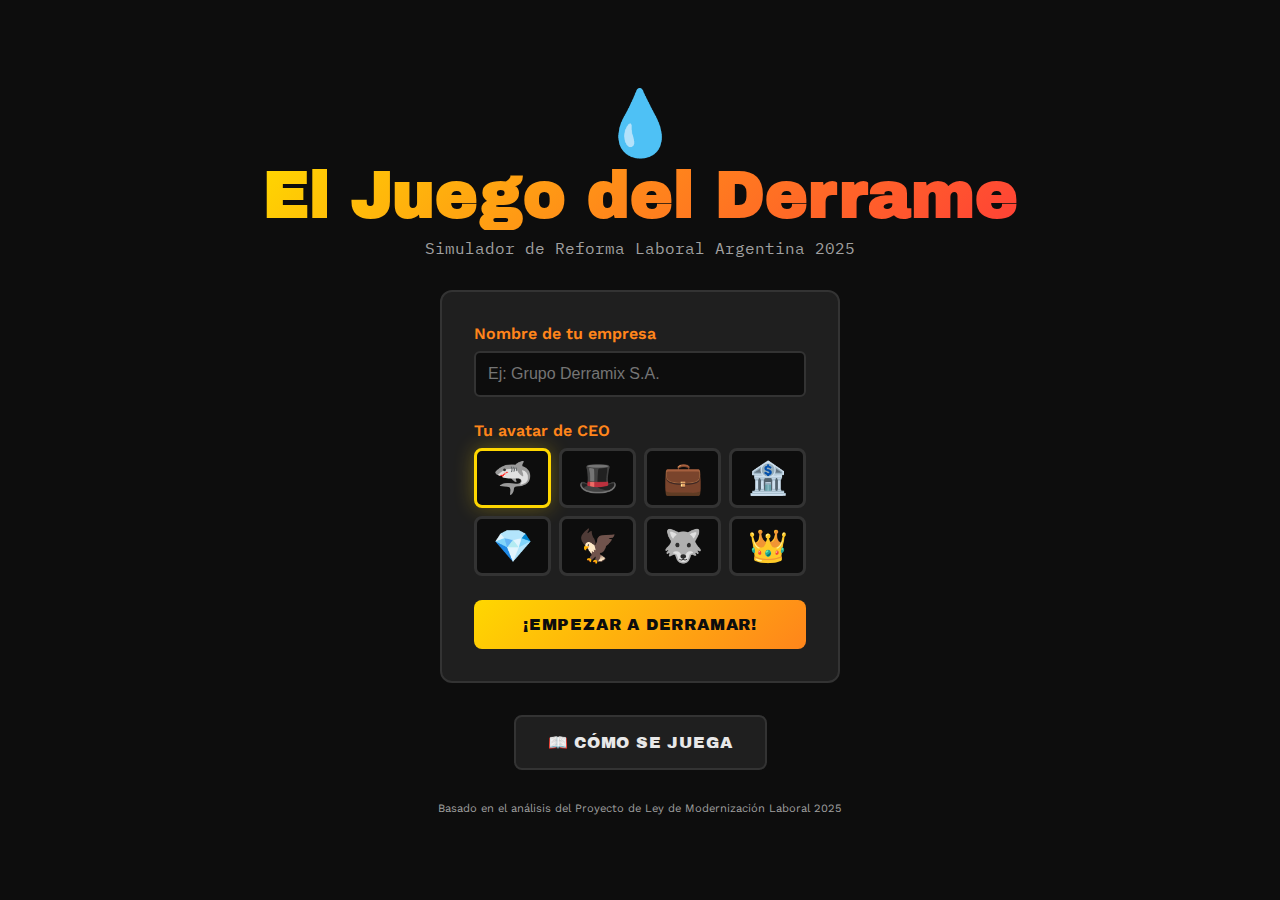
<file: juego-del-derrame.html>
<!DOCTYPE html>
<html lang="es">
<head>
    <meta charset="UTF-8">
    <meta name="viewport" content="width=device-width, initial-scale=1.0">
    <title>El Juego del Derrame</title>
    <link href="https://fonts.googleapis.com/css2?family=Work+Sans:wght@400;500;600;700&family=Archivo+Black&family=IBM+Plex+Mono:wght@400;600&display=swap" rel="stylesheet">
    <style>
        :root {
            --primary: #FF4136; --accent: #FF851B; --gold: #FFD700; --bg: #0D0D0D;
            --bg-medium: #1A1A1A; --surface: #1F1F1F; --text: #E8E8E8; --text-light: #A0A0A0;
            --border: #333; --success: #2ECC40; --worker: #3498db; --informal: #9b59b6;
        }
        * { margin: 0; padding: 0; box-sizing: border-box; }
        body { font-family: 'Work Sans', sans-serif; background: var(--bg); color: var(--text); min-height: 100vh; overflow-x: hidden; }
        .screen { display: none !important; min-height: 100vh; padding: 1rem; }
        .screen.active { display: flex !important; flex-direction: column; }

        /* INICIO */
        #screen-inicio.active { align-items: center; justify-content: center; text-align: center; }
        .game-title { font-family: 'Archivo Black', sans-serif; font-size: clamp(2rem, 8vw, 4rem); background: linear-gradient(135deg, var(--gold), var(--accent), var(--primary)); -webkit-background-clip: text; -webkit-text-fill-color: transparent; background-clip: text; }
        .game-subtitle { font-family: 'IBM Plex Mono', monospace; color: var(--text-light); margin-top: 0.5rem; }
        .drip-icon { font-size: 4rem; animation: drip 2s ease-in-out infinite; }
        @keyframes drip { 0%, 100% { transform: translateY(0); } 50% { transform: translateY(10px); } }
        
        .start-form { background: var(--surface); padding: 2rem; border-radius: 12px; margin: 2rem 0; max-width: 400px; width: 100%; border: 2px solid var(--border); }
        .form-group { margin-bottom: 1.5rem; text-align: left; }
        .form-group label { display: block; margin-bottom: 0.5rem; font-weight: 600; color: var(--accent); }
        .form-group input { width: 100%; padding: 0.75rem; border: 2px solid var(--border); border-radius: 6px; background: var(--bg); color: var(--text); font-size: 1rem; }
        .form-group input:focus { outline: none; border-color: var(--gold); }
        .avatar-selector { display: grid; grid-template-columns: repeat(4, 1fr); gap: 0.5rem; }
        .avatar-option { font-size: 2rem; padding: 0.5rem; background: var(--bg); border: 3px solid var(--border); border-radius: 8px; cursor: pointer; transition: all 0.2s; text-align: center; }
        .avatar-option:hover { border-color: var(--accent); transform: scale(1.05); }
        .avatar-option.selected { border-color: var(--gold); box-shadow: 0 0 20px rgba(255, 215, 0, 0.3); }
        
        .btn { font-family: 'Archivo Black', sans-serif; padding: 1rem 2rem; border: none; border-radius: 8px; cursor: pointer; transition: all 0.2s; text-transform: uppercase; letter-spacing: 0.05em; font-size: 1rem; }
        .btn:disabled { opacity: 0.5; cursor: not-allowed; }
        .btn-primary { background: linear-gradient(135deg, var(--gold), var(--accent)); color: var(--bg); }
        .btn-primary:hover:not(:disabled) { transform: translateY(-2px); box-shadow: 0 4px 20px rgba(255, 215, 0, 0.4); }
        .btn-secondary { background: var(--surface); color: var(--text); border: 2px solid var(--border); }
        .btn-secondary:hover { border-color: var(--accent); }
        .btn-small { padding: 0.5rem 1rem; font-size: 0.8rem; }
        .btn-danger { background: var(--primary); color: white; }
        
        /* AYUDA */
        #screen-ayuda { max-width: 800px; margin: 0 auto; }
        .help-title { font-family: 'Archivo Black', sans-serif; font-size: 2rem; margin-bottom: 1.5rem; color: var(--gold); }
        .help-section { background: var(--surface); padding: 1.5rem; border-radius: 8px; margin-bottom: 1rem; border-left: 4px solid var(--accent); }
        .help-section h3 { color: var(--accent); margin-bottom: 0.75rem; }
        .help-section ul { margin-left: 1.5rem; margin-top: 0.5rem; color: var(--text-light); }
        .help-section li { margin-bottom: 0.5rem; }
        
        /* JUEGO */
        #screen-juego { max-width: 1400px; margin: 0 auto; }
        
        /* Ticker noticias */
        .news-ticker { background: var(--primary); color: white; padding: 0.5rem 0; overflow: hidden; margin: -1rem -1rem 1rem -1rem; }
        .ticker-content { display: flex; animation: ticker 30s linear infinite; white-space: nowrap; }
        .ticker-item { padding: 0 3rem; font-weight: 500; }
        @keyframes ticker { 0% { transform: translateX(0); } 100% { transform: translateX(-50%); } }
        
        /* Header juego */
        .game-header { display: grid; grid-template-columns: 1fr auto 1fr; gap: 1rem; align-items: center; margin-bottom: 1rem; }
        .player-info { display: flex; align-items: center; gap: 0.75rem; }
        .player-avatar { font-size: 2.5rem; }
        .player-name { font-family: 'Archivo Black', sans-serif; color: var(--gold); }
        .player-title { font-size: 0.75rem; color: var(--text-light); }
        
        .turn-display { text-align: center; background: var(--surface); padding: 1rem 2rem; border-radius: 12px; }
        .turn-number { font-family: 'Archivo Black', sans-serif; font-size: 2rem; color: var(--accent); }
        .turn-label { font-size: 0.8rem; color: var(--text-light); }
        
        .capital-politico { text-align: right; }
        .capital-bar { background: var(--bg); height: 24px; border-radius: 12px; overflow: hidden; width: 150px; margin-left: auto; border: 2px solid var(--border); }
        .capital-fill { height: 100%; background: linear-gradient(90deg, var(--primary), var(--accent)); transition: width 0.5s; }
        .capital-label { font-size: 0.75rem; color: var(--text-light); margin-top: 0.25rem; }
        
        /* Objetivo */
        .objective-bar { background: var(--surface); padding: 0.75rem 1rem; border-radius: 8px; margin-bottom: 1rem; display: flex; align-items: center; gap: 1rem; }
        .objective-label { font-size: 0.85rem; color: var(--text-light); }
        .objective-progress { flex: 1; background: var(--bg); height: 16px; border-radius: 8px; overflow: hidden; }
        .objective-fill { height: 100%; background: linear-gradient(90deg, var(--success), #27ae60); transition: width 0.5s; }
        .objective-text { font-family: 'IBM Plex Mono', monospace; font-size: 0.85rem; min-width: 120px; text-align: right; }
        
        /* Indicadores */
        .indicators-row { display: grid; grid-template-columns: repeat(3, 1fr); gap: 0.75rem; margin-bottom: 1rem; }
        .indicator { background: var(--surface); padding: 1rem; border-radius: 8px; border: 2px solid var(--border); }
        .indicator.empresario { border-color: var(--gold); }
        .indicator.trabajadores { border-color: var(--worker); }
        .indicator.informales { border-color: var(--informal); }
        .indicator-header { display: flex; justify-content: space-between; align-items: center; margin-bottom: 0.5rem; }
        .indicator-title { font-size: 0.85rem; }
        .indicator-value { font-family: 'Archivo Black', sans-serif; font-size: 1.3rem; }
        .indicator-bar { background: var(--bg); height: 12px; border-radius: 6px; overflow: hidden; }
        .indicator-fill { height: 100%; border-radius: 6px; transition: width 0.5s; }
        .indicator-fill.gold { background: linear-gradient(90deg, var(--accent), var(--gold)); }
        .indicator-fill.blue { background: var(--worker); }
        .indicator-fill.purple { background: var(--informal); }
        
        /* Trabajadores visuales */
        .workers-display { background: var(--surface); padding: 1rem; border-radius: 8px; margin-bottom: 1rem; }
        .workers-title { font-size: 0.85rem; color: var(--text-light); margin-bottom: 0.75rem; text-align: center; }
        .workers-grid { display: flex; justify-content: center; gap: 2px; flex-wrap: wrap; }
        .worker-icon { font-size: 1.2rem; transition: all 0.3s; }
        .worker-icon.formal-happy { filter: none; }
        .worker-icon.formal-sad { filter: saturate(0.5); }
        .worker-icon.informal { filter: grayscale(0.5); opacity: 0.7; }
        .worker-icon.desempleado { filter: grayscale(1); opacity: 0.3; }
        .workers-legend { display: flex; justify-content: center; gap: 1rem; margin-top: 0.75rem; font-size: 0.7rem; color: var(--text-light); }
        
        /* Layout principal */
        .game-main { display: grid; grid-template-columns: 1fr 350px; gap: 1rem; }
        
        /* Medidas */
        .measures-panel { background: var(--surface); padding: 1rem; border-radius: 8px; max-height: 500px; overflow-y: auto; }
        .measures-title { font-family: 'Archivo Black', sans-serif; font-size: 1rem; margin-bottom: 1rem; }
        .measure-card { background: var(--bg); border: 2px solid var(--border); border-radius: 8px; padding: 0.75rem; margin-bottom: 0.5rem; cursor: pointer; transition: all 0.2s; }
        .measure-card:hover:not(.used):not(.locked) { border-color: var(--accent); transform: translateX(4px); }
        .measure-card.used { opacity: 0.4; cursor: not-allowed; border-color: var(--success); }
        .measure-card.locked { opacity: 0.3; cursor: not-allowed; }
        .measure-card.selected { border-color: var(--gold); background: rgba(255, 215, 0, 0.1); }
        .measure-category { font-size: 0.65rem; text-transform: uppercase; letter-spacing: 0.1em; color: var(--accent); }
        .measure-name { font-weight: 600; font-size: 0.85rem; margin: 0.25rem 0; }
        .measure-effects { display: flex; gap: 0.4rem; flex-wrap: wrap; font-size: 0.7rem; font-family: 'IBM Plex Mono', monospace; }
        .effect { padding: 0.1rem 0.3rem; border-radius: 3px; background: var(--surface); }
        .effect.positive { color: var(--success); }
        .effect.negative { color: var(--primary); }
        .measure-cost { font-size: 0.7rem; color: var(--accent); margin-top: 0.25rem; }
        
        /* Panel derecho - eventos y acciones */
        .side-panel { display: flex; flex-direction: column; gap: 1rem; }
        
        .action-panel { background: var(--surface); padding: 1rem; border-radius: 8px; text-align: center; }
        .selected-measure { background: var(--bg); padding: 1rem; border-radius: 8px; margin-bottom: 1rem; min-height: 80px; display: flex; align-items: center; justify-content: center; }
        .selected-measure.empty { color: var(--text-light); font-style: italic; }
        
        .event-panel { background: var(--surface); padding: 1rem; border-radius: 8px; flex: 1; }
        .event-title { font-family: 'Archivo Black', sans-serif; font-size: 0.9rem; margin-bottom: 0.75rem; color: var(--accent); }
        .event-card { background: var(--bg); border-radius: 8px; padding: 1rem; text-align: center; border: 2px solid var(--border); min-height: 150px; display: flex; flex-direction: column; justify-content: center; }
        .event-card.positive { border-color: var(--success); }
        .event-card.negative { border-color: var(--primary); }
        .event-card.neutral { border-color: var(--accent); }
        .event-icon { font-size: 2.5rem; margin-bottom: 0.5rem; }
        .event-name { font-weight: 600; margin-bottom: 0.5rem; }
        .event-desc { font-size: 0.8rem; color: var(--text-light); }
        .event-effect { font-family: 'IBM Plex Mono', monospace; font-size: 0.85rem; margin-top: 0.5rem; padding: 0.25rem 0.5rem; background: var(--surface); border-radius: 4px; display: inline-block; }
        
        /* Stats panel */
        .stats-panel { background: var(--surface); padding: 1rem; border-radius: 8px; }
        .stats-grid { display: grid; grid-template-columns: 1fr 1fr; gap: 0.5rem; font-size: 0.8rem; }
        .stat-item { display: flex; justify-content: space-between; padding: 0.25rem 0; border-bottom: 1px solid var(--border); }
        .stat-value { font-family: 'IBM Plex Mono', monospace; }
        
        /* Modal Game Over / Victoria */
        .modal-overlay { position: fixed; top: 0; left: 0; right: 0; bottom: 0; background: rgba(0,0,0,0.9); display: none; align-items: center; justify-content: center; z-index: 1000; padding: 1rem; }
        .modal-overlay.active { display: flex; }
        .modal-content { background: var(--surface); padding: 2rem; border-radius: 16px; max-width: 500px; width: 100%; text-align: center; border: 3px solid var(--gold); animation: modalIn 0.3s ease-out; }
        @keyframes modalIn { from { transform: scale(0.8); opacity: 0; } to { transform: scale(1); opacity: 1; } }
        .modal-icon { font-size: 4rem; margin-bottom: 1rem; }
        .modal-title { font-family: 'Archivo Black', sans-serif; font-size: 1.8rem; margin-bottom: 0.5rem; }
        .modal-subtitle { color: var(--text-light); margin-bottom: 1.5rem; }
        .modal-stats { display: grid; grid-template-columns: repeat(2, 1fr); gap: 1rem; margin-bottom: 1.5rem; }
        .modal-stat { background: var(--bg); padding: 1rem; border-radius: 8px; }
        .modal-stat-value { font-family: 'Archivo Black', sans-serif; font-size: 1.5rem; }
        .modal-stat-label { font-size: 0.75rem; color: var(--text-light); }
        .modal-message { background: var(--bg); padding: 1rem; border-radius: 8px; margin-bottom: 1.5rem; text-align: left; font-size: 0.9rem; line-height: 1.5; }
        .modal-buttons { display: flex; gap: 1rem; justify-content: center; flex-wrap: wrap; }

        @media (max-width: 900px) {
            .game-main { grid-template-columns: 1fr; }
            .game-header { grid-template-columns: 1fr; text-align: center; }
            .capital-bar { margin: 0 auto; }
            .indicators-row { grid-template-columns: 1fr; }
        }

        /* Botón Mute */
        .btn-mute { position: fixed; bottom: 1rem; right: 1rem; width: 50px; height: 50px; border-radius: 50%; font-size: 1.5rem; padding: 0; z-index: 100; display: flex; align-items: center; justify-content: center; background: var(--surface); border: 2px solid var(--border); cursor: pointer; transition: all 0.2s; }
        .btn-mute:hover { border-color: var(--accent); transform: scale(1.1); }
        .btn-mute.muted { opacity: 0.5; }
    </style>
</head>
<body>

    <!-- PANTALLA INICIO -->
    <div id="screen-inicio" class="screen active">
        <div class="drip-icon">💧</div>
        <h1 class="game-title">El Juego del Derrame</h1>
        <p class="game-subtitle">Simulador de Reforma Laboral Argentina 2025</p>
        <div class="start-form">
            <div class="form-group">
                <label>Nombre de tu empresa</label>
                <input type="text" id="player-name-input" placeholder="Ej: Grupo Derramix S.A." maxlength="25">
            </div>
            <div class="form-group">
                <label>Tu avatar de CEO</label>
                <div class="avatar-selector">
                    <div class="avatar-option selected" data-avatar="🦈">🦈</div>
                    <div class="avatar-option" data-avatar="🎩">🎩</div>
                    <div class="avatar-option" data-avatar="💼">💼</div>
                    <div class="avatar-option" data-avatar="🏦">🏦</div>
                    <div class="avatar-option" data-avatar="💎">💎</div>
                    <div class="avatar-option" data-avatar="🦅">🦅</div>
                    <div class="avatar-option" data-avatar="🐺">🐺</div>
                    <div class="avatar-option" data-avatar="👑">👑</div>
                </div>
            </div>
            <button class="btn btn-primary" onclick="startGame()" style="width: 100%;">¡Empezar a Derramar!</button>
        </div>
        <button class="btn btn-secondary" onclick="showScreen('ayuda')">📖 Cómo se juega</button>
        <p style="margin-top:2rem; font-size:0.7rem; color:var(--text-light);">Basado en el análisis del Proyecto de Ley de Modernización Laboral 2025</p>
    </div>

    <!-- PANTALLA AYUDA -->
    <div id="screen-ayuda" class="screen">
        <button class="btn btn-secondary" onclick="showScreen('inicio')" style="margin-bottom:1.5rem;">← Volver</button>
        <h2 class="help-title">📖 Cómo se juega</h2>
        <div class="help-section">
            <h3>🎯 Objetivo</h3>
            <p>Acumulá <strong>$15 billones</strong> en ganancias antes de que el bienestar de los trabajadores llegue a 0% o te quedes sin Capital Político.</p>
        </div>
        <div class="help-section">
            <h3>🎮 Mecánica por turnos</h3>
            <ul>
                <li>Cada turno elegís <strong>UNA medida</strong> de la reforma para activar</li>
                <li>La medida te da ganancias pero afecta a los trabajadores</li>
                <li>Después de cada turno aparece un <strong>EVENTO</strong> aleatorio</li>
                <li>Los eventos pueden beneficiarte o perjudicarte</li>
            </ul>
        </div>
        <div class="help-section">
            <h3>📊 Recursos</h3>
            <ul>
                <li><strong style="color:var(--gold);">💰 Ganancias:</strong> Tu objetivo. Llegá a $15B para ganar</li>
                <li><strong style="color:var(--accent);">🏛️ Capital Político:</strong> Se gasta con medidas impopulares. Si llega a 0, perdés</li>
                <li><strong style="color:var(--worker);">👷 Bienestar Formales:</strong> Si llega a 0%, colapso social = perdés</li>
                <li><strong style="color:var(--informal);">🔧 Ingresos Informales:</strong> Caen en cascada cuando bajan los formales</li>
            </ul>
        </div>
        <div class="help-section">
            <h3>👥 Los trabajadores</h3>
            <p>Observá cómo van cambiando: de formales felices 😊 a formales tristes 😟, a informales 😰, a desempleados 💀. El "derrame" en acción.</p>
        </div>
        <button class="btn btn-primary" onclick="showScreen('inicio')">¡Entendido!</button>
    </div>

    <!-- PANTALLA JUEGO -->
    <div id="screen-juego" class="screen">
        <div class="news-ticker">
            <div class="ticker-content" id="ticker-content"></div>
        </div>

        <div class="game-header">
            <div class="player-info">
                <span class="player-avatar" id="game-avatar">🦈</span>
                <div>
                    <div class="player-name" id="game-player-name">Mi Empresa</div>
                    <div class="player-title">CEO & Modernizador</div>
                </div>
            </div>
            <div class="turn-display">
                <div class="turn-number" id="turn-number">1</div>
                <div class="turn-label">TURNO</div>
            </div>
            <div class="capital-politico">
                <div class="capital-bar"><div class="capital-fill" id="capital-fill" style="width:100%"></div></div>
                <div class="capital-label">🏛️ Capital Político: <span id="capital-value">100</span>%</div>
            </div>
        </div>

        <div class="objective-bar">
            <span class="objective-label">🎯 Meta:</span>
            <div class="objective-progress"><div class="objective-fill" id="objective-fill" style="width:0%"></div></div>
            <span class="objective-text"><span id="ganancias-actual">0</span> / $15B</span>
        </div>

        <div class="indicators-row">
            <div class="indicator empresario">
                <div class="indicator-header">
                    <span class="indicator-title">💰 Ganancias</span>
                    <span class="indicator-value" id="val-ganancias" style="color:var(--gold)">$0B</span>
                </div>
                <div class="indicator-bar"><div class="indicator-fill gold" id="bar-ganancias" style="width:0%"></div></div>
            </div>
            <div class="indicator trabajadores">
                <div class="indicator-header">
                    <span class="indicator-title">👷 Bienestar Formales</span>
                    <span class="indicator-value" id="val-formales" style="color:var(--worker)">100%</span>
                </div>
                <div class="indicator-bar"><div class="indicator-fill blue" id="bar-formales" style="width:100%"></div></div>
            </div>
            <div class="indicator informales">
                <div class="indicator-header">
                    <span class="indicator-title">🔧 Ingresos Informales</span>
                    <span class="indicator-value" id="val-informales" style="color:var(--informal)">100%</span>
                </div>
                <div class="indicator-bar"><div class="indicator-fill purple" id="bar-informales" style="width:100%"></div></div>
            </div>
        </div>

        <div class="workers-display">
            <div class="workers-title">👥 Estado de los trabajadores (cada ícono = 500.000 personas)</div>
            <div class="workers-grid" id="workers-grid"></div>
            <div class="workers-legend">
                <span>😊 Formal OK</span>
                <span>😟 Formal mal</span>
                <span>😰 Informal</span>
                <span>💀 Sin trabajo</span>
            </div>
        </div>

        <div class="game-main">
            <div class="measures-panel">
                <div class="measures-title">📋 Medidas disponibles (elegí una)</div>
                <div id="medidas-list"></div>
            </div>

            <div class="side-panel">
                <div class="action-panel">
                    <div class="selected-measure empty" id="selected-measure">Seleccioná una medida</div>
                    <button class="btn btn-primary" id="btn-aplicar" onclick="aplicarMedida()" disabled>⚡ Aplicar Medida</button>
                    <button class="btn btn-secondary btn-small" onclick="skipTurn()" style="margin-top:0.5rem;">⏭️ Pasar turno (sin medida)</button>
                </div>

                <div class="event-panel">
                    <div class="event-title">📰 Último evento</div>
                    <div class="event-card" id="event-card">
                        <div class="event-icon">🎬</div>
                        <div class="event-name">Inicio del juego</div>
                        <div class="event-desc">La reforma está lista. ¿Qué medida aplicarás primero?</div>
                    </div>
                </div>

                <div class="stats-panel">
                    <div class="stats-grid">
                        <div class="stat-item"><span>Medidas usadas</span><span class="stat-value" id="stat-medidas">0/18</span></div>
                        <div class="stat-item"><span>Formalizados</span><span class="stat-value" id="stat-formalizados">0</span></div>
                        <div class="stat-item"><span>Transferido</span><span class="stat-value" id="stat-transferido">$0B</span></div>
                        <div class="stat-item"><span>Pérdida/trabaj.</span><span class="stat-value" id="stat-perdida">$0</span></div>
                    </div>
                </div>
            </div>
        </div>
    </div>

    <!-- MODAL GAME OVER / VICTORIA -->
    <div class="modal-overlay" id="modal-overlay">

    <!-- BOTÓN MUTE -->
    <button class="btn-mute" id="btn-mute" onclick="toggleMute()">🔊</button>
        <div class="modal-content">
            <div class="modal-icon" id="modal-icon">🏆</div>
            <h2 class="modal-title" id="modal-title">¡Victoria!</h2>
            <p class="modal-subtitle" id="modal-subtitle">Nivel alcanzado</p>
            <div class="modal-stats">
                <div class="modal-stat"><div class="modal-stat-value" style="color:var(--gold)" id="modal-ganancias">$0B</div><div class="modal-stat-label">Ganancias</div></div>
                <div class="modal-stat"><div class="modal-stat-value" style="color:var(--primary)" id="modal-bienestar">0%</div><div class="modal-stat-label">Bienestar final</div></div>
                <div class="modal-stat"><div class="modal-stat-value" style="color:var(--success)" id="modal-formalizados">0</div><div class="modal-stat-label">Formalizados</div></div>
                <div class="modal-stat"><div class="modal-stat-value" id="modal-turnos">0</div><div class="modal-stat-label">Turnos</div></div>
            </div>
            <div class="modal-message" id="modal-message"></div>
            <div class="modal-buttons">
                <button class="btn btn-primary" onclick="reiniciarJuego()">🔄 Jugar de nuevo</button>
                <button class="btn btn-secondary" onclick="window.open('https://leito-monk.github.io/reforma-laboral/')">📊 Ver informe real</button>
            </div>
        </div>
    </div>

<script>
// ============ AUDIO 8-BIT ============
let audioCtx = null;
let isMuted = false;
let musicInterval = null;

function initAudio() {
    if (!audioCtx) {
        audioCtx = new (window.AudioContext || window.webkitAudioContext)();
    }
    if (audioCtx.state === 'suspended') {
        audioCtx.resume();
    }
}

function playTone(freq, duration, type = 'square', volume = 0.15) {
    if (isMuted || !audioCtx) return;
    const osc = audioCtx.createOscillator();
    const gain = audioCtx.createGain();
    osc.type = type;
    osc.frequency.setValueAtTime(freq, audioCtx.currentTime);
    gain.gain.setValueAtTime(volume, audioCtx.currentTime);
    gain.gain.exponentialRampToValueAtTime(0.01, audioCtx.currentTime + duration);
    osc.connect(gain);
    gain.connect(audioCtx.destination);
    osc.start();
    osc.stop(audioCtx.currentTime + duration);
}

function playSound(type) {
    if (isMuted) return;
    initAudio();
    
    switch(type) {
        case 'click':
            playTone(800, 0.05, 'square', 0.1);
            break;
        case 'coin':
            playTone(987, 0.1, 'square', 0.15);
            setTimeout(() => playTone(1318, 0.15, 'square', 0.15), 100);
            break;
        case 'apply':
            playTone(523, 0.08, 'square', 0.12);
            setTimeout(() => playTone(659, 0.08, 'square', 0.12), 80);
            setTimeout(() => playTone(784, 0.12, 'square', 0.12), 160);
            break;
        case 'negative':
            playTone(300, 0.15, 'sawtooth', 0.12);
            setTimeout(() => playTone(250, 0.2, 'sawtooth', 0.1), 150);
            break;
        case 'event':
            playTone(600, 0.08, 'triangle', 0.15);
            setTimeout(() => playTone(800, 0.08, 'triangle', 0.15), 100);
            break;
        case 'victory':
            const victoryNotes = [523, 659, 784, 1047];
            victoryNotes.forEach((note, i) => {
                setTimeout(() => playTone(note, 0.2, 'square', 0.15), i * 150);
            });
            break;
        case 'gameover':
            playTone(400, 0.3, 'sawtooth', 0.15);
            setTimeout(() => playTone(300, 0.3, 'sawtooth', 0.12), 300);
            setTimeout(() => playTone(200, 0.5, 'sawtooth', 0.1), 600);
            break;
        case 'select':
            playTone(440, 0.05, 'square', 0.08);
            break;
    }
}

// Música de fondo estilo chiptune
let musicPlaying = false;
const musicNotes = [
    262, 294, 330, 262, 330, 294, 262, 220,
    262, 294, 330, 349, 330, 294, 262, 247,
    262, 294, 330, 262, 392, 349, 330, 294,
    262, 330, 294, 262, 247, 220, 262, 262
];
let musicIndex = 0;

function startMusic() {
    if (musicPlaying || isMuted) return;
    initAudio();
    musicPlaying = true;
    musicInterval = setInterval(() => {
        if (isMuted) return;
        playTone(musicNotes[musicIndex], 0.15, 'triangle', 0.06);
        // Bass note
        playTone(musicNotes[musicIndex] / 2, 0.15, 'triangle', 0.04);
        musicIndex = (musicIndex + 1) % musicNotes.length;
    }, 250);
}

function stopMusic() {
    musicPlaying = false;
    if (musicInterval) {
        clearInterval(musicInterval);
        musicInterval = null;
    }
}

function toggleMute() {
    isMuted = !isMuted;
    const btn = document.getElementById('btn-mute');
    btn.textContent = isMuted ? '🔇' : '🔊';
    btn.classList.toggle('muted', isMuted);
    
    if (isMuted) {
        stopMusic();
    } else if (document.getElementById('screen-juego').classList.contains('active')) {
        startMusic();
    }
    playSound('click');
}

// ============ DATOS ============
const MEDIDAS = [
    // RETROCESOS (12)
    { id:'r1', cat:'RETROCESO', nombre:'Eliminación presunción laboral', desc:'Factura elimina presunción', ganancia:2.82, bienestar:-5, capital:-8, formal:0 },
    { id:'r2', cat:'RETROCESO', nombre:'Banco de horas', desc:'Adiós 50% extra por horas', ganancia:2.48, bienestar:-5, capital:-5, formal:0 },
    { id:'r3', cat:'RETROCESO', nombre:'Base cálculo reducida', desc:'Excluye SAC (-17% indem.)', ganancia:2.34, bienestar:-4, capital:-4, formal:0 },
    { id:'r4', cat:'RETROCESO', nombre:'Tope indemnizatorio 3x', desc:'Límite a indemnizaciones', ganancia:2.06, bienestar:-4, capital:-6, formal:0 },
    { id:'r5', cat:'RETROCESO', nombre:'Limitar solidaridad tercerización', desc:'Principal se libera', ganancia:1.58, bienestar:-3, capital:-4, formal:0 },
    { id:'r6', cat:'RETROCESO', nombre:'Período prueba sin preaviso', desc:'Despido libre', ganancia:1.32, bienestar:-3, capital:-3, formal:0 },
    { id:'r7', cat:'RETROCESO', nombre:'Fondo de cese opcional', desc:'Empleador decide', ganancia:1.20, bienestar:-2, capital:-5, formal:0 },
    { id:'r8', cat:'RETROCESO', nombre:'Solidaridad solo con fraude', desc:'Carga en trabajador', ganancia:0.95, bienestar:-2, capital:-3, formal:0 },
    { id:'r9', cat:'RETROCESO', nombre:'Extinción por silencio', desc:'2 meses = fin contrato', ganancia:0.88, bienestar:-3, capital:-4, formal:0 },
    { id:'r10', cat:'RETROCESO', nombre:'Pluspetición inexcusable', desc:'Trabajador paga costas', ganancia:0.75, bienestar:-2, capital:-6, formal:0 },
    { id:'r11', cat:'RETROCESO', nombre:'Reducción salarial incapacidad', desc:'Hasta -40% salario', ganancia:0.65, bienestar:-2, capital:-5, formal:0 },
    { id:'r12', cat:'RETROCESO', nombre:'Vacaciones fraccionables', desc:'Mínimo 7 días', ganancia:0.45, bienestar:-1, capital:-2, formal:0 },
    // FISCALES (6)
    { id:'f1', cat:'FISCAL', nombre:'Reducción contrib. patronales', desc:'20,4%→17,4%', ganancia:3.25, bienestar:0, capital:-3, formal:8000 },
    { id:'f2', cat:'FISCAL', nombre:'RIFL nuevo empleo', desc:'Contrib. al 2% x48 meses', ganancia:0.80, bienestar:0, capital:+5, formal:5000 },
    { id:'f3', cat:'FISCAL', nombre:'Baja Ganancias corporativo', desc:'30%→27%', ganancia:1.30, bienestar:0, capital:-2, formal:2000 },
    { id:'f4', cat:'FISCAL', nombre:'Eliminar Imp. Internos', desc:'Seguros, telefonía...', ganancia:0.65, bienestar:0, capital:-1, formal:500 },
    { id:'f5', cat:'FISCAL', nombre:'RIMI inversiones', desc:'Amortización acelerada', ganancia:0.20, bienestar:0, capital:+2, formal:300 },
    { id:'f6', cat:'FISCAL', nombre:'Blanqueo laboral PER', desc:'Condonación 70% deuda', ganancia:0.15, bienestar:0, capital:+3, formal:200 }
];

const EVENTOS = [
    // Negativos
    { icon:'📢', nombre:'Paro general', desc:'Los sindicatos responden', efecto:'capital', valor:-15, tipo:'negative' },
    { icon:'⚖️', nombre:'Juicio colectivo', desc:'Demanda masiva de trabajadores', efecto:'ganancias', valor:-0.8, tipo:'negative' },
    { icon:'📺', nombre:'Escándalo mediático', desc:'Cámara oculta en tu empresa', efecto:'capital', valor:-20, tipo:'negative' },
    { icon:'🚪', nombre:'Fuga de talentos', desc:'Renuncian los mejores', efecto:'ganancias', valor:-0.5, tipo:'negative' },
    { icon:'🔥', nombre:'Conflicto en planta', desc:'Tensión entre empleados', efecto:'bienestar', valor:-5, tipo:'negative' },
    { icon:'📉', nombre:'Caída de productividad', desc:'Desmotivación generalizada', efecto:'ganancias', valor:-0.6, tipo:'negative' },
    { icon:'🏥', nombre:'Accidente laboral', desc:'Falta de seguridad', efecto:'capital', valor:-12, tipo:'negative' },
    { icon:'📰', nombre:'Investigación periodística', desc:'Exponen condiciones', efecto:'capital', valor:-18, tipo:'negative' },
    // Positivos
    { icon:'📈', nombre:'Nota en La Nación', desc:'"Empresario modelo"', efecto:'capital', valor:+10, tipo:'positive' },
    { icon:'🤝', nombre:'Acuerdo con sindicato', desc:'Negociación exitosa', efecto:'capital', valor:+8, tipo:'positive' },
    { icon:'💹', nombre:'Boom de exportaciones', desc:'El mercado te favorece', efecto:'ganancias', valor:+0.7, tipo:'positive' },
    { icon:'🏆', nombre:'Premio a la innovación', desc:'Reconocimiento empresarial', efecto:'capital', valor:+12, tipo:'positive' },
    { icon:'📊', nombre:'Informe favorable', desc:'Consultora te elogia', efecto:'capital', valor:+6, tipo:'positive' },
    { icon:'💰', nombre:'Subsidio estatal', desc:'El gobierno te ayuda', efecto:'ganancias', valor:+0.4, tipo:'positive' },
    // Neutros
    { icon:'🗞️', nombre:'Declaración oficialista', desc:'"La reforma crea empleo"', efecto:'nada', valor:0, tipo:'neutral' },
    { icon:'🤷', nombre:'Encuesta ambigua', desc:'50% a favor, 50% en contra', efecto:'nada', valor:0, tipo:'neutral' },
    { icon:'📋', nombre:'Nuevo trámite burocrático', desc:'AFIP suma formularios', efecto:'nada', valor:0, tipo:'neutral' },
    { icon:'🎙️', nombre:'Economista en TV', desc:'"Ya viene el derrame"', efecto:'nada', valor:0, tipo:'neutral' }
];

const TITULARES = [
    '📰 "La modernización laboral generará millones de empleos" - Vocero oficial',
    '📺 Economista: "El derrame es cuestión de tiempo, hay que esperar"',
    '📰 Cámara empresaria celebra "nuevo clima de negocios"',
    '📺 "Los trabajadores deben adaptarse al siglo XXI" - Editorial',
    '📰 Informe privado: "Flexibilización warming up the economy"',
    '📺 "Antes los empresarios no podían contratar, ahora sí" - Ministro',
    '📰 CAME: "Pymes listas para crear empleo genuino"',
    '📺 "El problema era la rigidez, no los salarios" - Analista',
    '📰 Récord de blanqueo: 200 trabajadores regularizados',
    '📺 "El goteo ya empezó" afirma consultor económico',
    '📰 UIA: "Hacían falta estas reformas desde hace 50 años"',
    '📺 Encuesta: 47% cree que la reforma creará empleo',
    '📰 "Los sindicatos no entienden la economía moderna" - Columnista',
    '📺 FMI elogia reformas estructurales argentinas',
    '📰 "El mercado laboral necesitaba un shock" - Empresario del año'
];

// ============ ESTADO ============
let estado = {
    turno: 1,
    ganancias: 0,
    bienestar: 100,
    informal: 100,
    capital: 100,
    formalizados: 0,
    medidasUsadas: [],
    medidaSeleccionada: null,
    playerName: 'Mi Empresa',
    playerAvatar: '🦈',
    juegoTerminado: false
};

const META_GANANCIAS = 15;
const TOTAL_TRABAJADORES = 25; // íconos visuales

// ============ FUNCIONES UI ============
let pantallaAnterior = 'inicio';

function showScreen(id) {
    document.querySelectorAll('.screen').forEach(s => s.classList.remove('active'));
    document.getElementById('screen-'+id).classList.add('active');
    pantallaAnterior = id;
}

document.querySelectorAll('.avatar-option').forEach(opt => {
    opt.addEventListener('click', () => {
        document.querySelectorAll('.avatar-option').forEach(o => o.classList.remove('selected'));
        opt.classList.add('selected');
        estado.playerAvatar = opt.dataset.avatar;
    });
});

function startGame() {
    initAudio();
    playSound('apply');
    const nombre = document.getElementById('player-name-input').value.trim();
    estado = {
        turno: 1,
        ganancias: 0,
        bienestar: 100,
        informal: 100,
        capital: 100,
        formalizados: 0,
        medidasUsadas: [],
        medidaSeleccionada: null,
        playerName: nombre || 'Grupo Derramix S.A.',
        playerAvatar: document.querySelector('.avatar-option.selected')?.dataset.avatar || '🦈',
        juegoTerminado: false
    };
    document.getElementById('game-player-name').textContent = estado.playerName;
    document.getElementById('game-avatar').textContent = estado.playerAvatar;
    initTicker();
    renderMedidas();
    renderWorkers();
    actualizarUI();
    showScreen('juego');
    setTimeout(() => startMusic(), 500);
}

function initTicker() {
    const ticker = document.getElementById('ticker-content');
    let html = '';
    const shuffled = TITULARES.sort(() => Math.random() - 0.5);
    for (let i = 0; i < 3; i++) {
        shuffled.forEach(t => { html += `<span class="ticker-item">${t}</span>`; });
    }
    ticker.innerHTML = html;
}

function renderMedidas() {
    const container = document.getElementById('medidas-list');
    container.innerHTML = '';
    MEDIDAS.forEach(m => {
        const usado = estado.medidasUsadas.includes(m.id);
        const selected = estado.medidaSeleccionada === m.id;
        let efectos = `<span class="effect positive">+$${m.ganancia}B</span>`;
        if (m.bienestar < 0) efectos += `<span class="effect negative">${m.bienestar}% bien.</span>`;
        if (m.capital < 0) efectos += `<span class="effect negative">${m.capital} cap.</span>`;
        if (m.capital > 0) efectos += `<span class="effect positive">+${m.capital} cap.</span>`;
        if (m.formal > 0) efectos += `<span class="effect positive">+${m.formal.toLocaleString()} form.</span>`;
        
        container.innerHTML += `
            <div class="measure-card ${usado ? 'used' : ''} ${selected ? 'selected' : ''}" 
                 data-id="${m.id}" onclick="seleccionarMedida('${m.id}')">
                <div class="measure-category">${m.cat}</div>
                <div class="measure-name">${m.nombre}</div>
                <div class="measure-effects">${efectos}</div>
            </div>
        `;
    });
}

function renderWorkers() {
    const grid = document.getElementById('workers-grid');
    let html = '';
    const pctFormal = estado.bienestar;
    const pctInformal = estado.informal;
    
    for (let i = 0; i < TOTAL_TRABAJADORES; i++) {
        const pct = (i / TOTAL_TRABAJADORES) * 100;
        let clase, emoji;
        if (pct < pctFormal * 0.7) {
            clase = 'formal-happy'; emoji = '😊';
        } else if (pct < pctFormal) {
            clase = 'formal-sad'; emoji = '😟';
        } else if (pct < pctFormal + (100 - pctFormal) * (pctInformal / 100) * 0.5) {
            clase = 'informal'; emoji = '😰';
        } else {
            clase = 'desempleado'; emoji = '💀';
        }
        html += `<span class="worker-icon ${clase}">${emoji}</span>`;
    }
    grid.innerHTML = html;
}

function seleccionarMedida(id) {
    if (estado.medidasUsadas.includes(id) || estado.juegoTerminado) return;
    playSound('select');
    estado.medidaSeleccionada = id;
    renderMedidas();
    const medida = MEDIDAS.find(m => m.id === id);
    document.getElementById('selected-measure').innerHTML = `<strong>${medida.nombre}</strong>`;
    document.getElementById('selected-measure').classList.remove('empty');
    document.getElementById('btn-aplicar').disabled = false;
}

function actualizarUI() {
    document.getElementById('turn-number').textContent = estado.turno;
    document.getElementById('capital-fill').style.width = estado.capital + '%';
    document.getElementById('capital-value').textContent = estado.capital;
    
    document.getElementById('val-ganancias').textContent = '$' + estado.ganancias.toFixed(1) + 'B';
    document.getElementById('bar-ganancias').style.width = (estado.ganancias / META_GANANCIAS * 100) + '%';
    document.getElementById('ganancias-actual').textContent = '$' + estado.ganancias.toFixed(1) + 'B';
    document.getElementById('objective-fill').style.width = Math.min(estado.ganancias / META_GANANCIAS * 100, 100) + '%';
    
    document.getElementById('val-formales').textContent = Math.max(0, estado.bienestar) + '%';
    document.getElementById('bar-formales').style.width = Math.max(0, estado.bienestar) + '%';
    
    // Cascada: informales caen cuando formales caen
    estado.informal = Math.max(0, 100 - (100 - estado.bienestar) * 0.6);
    document.getElementById('val-informales').textContent = Math.round(estado.informal) + '%';
    document.getElementById('bar-informales').style.width = estado.informal + '%';
    
    document.getElementById('stat-medidas').textContent = estado.medidasUsadas.length + '/18';
    document.getElementById('stat-formalizados').textContent = estado.formalizados.toLocaleString();
    document.getElementById('stat-transferido').textContent = '$' + estado.ganancias.toFixed(1) + 'B';
    const perdidaUnit = Math.round((100 - estado.bienestar) / 100 * 1700000);
    document.getElementById('stat-perdida').textContent = '$' + perdidaUnit.toLocaleString();
    
    renderWorkers();
}

// ============ LÓGICA DEL JUEGO ============
function aplicarMedida() {
    if (!estado.medidaSeleccionada || estado.juegoTerminado) return;
    
    const medida = MEDIDAS.find(m => m.id === estado.medidaSeleccionada);
    estado.medidasUsadas.push(medida.id);
    
    // Sonidos según efecto
    playSound('apply');
    if (medida.ganancia > 1) {
        setTimeout(() => playSound('coin'), 200);
    }
    if (medida.bienestar < -3) {
        setTimeout(() => playSound('negative'), 400);
    }
    
    // Aplicar efectos
    estado.ganancias = Math.max(0, estado.ganancias + medida.ganancia);
    estado.bienestar = Math.max(0, estado.bienestar + medida.bienestar);
    estado.capital = Math.max(0, Math.min(100, estado.capital + medida.capital));
    estado.formalizados += medida.formal;
    
    // Reset selección
    estado.medidaSeleccionada = null;
    document.getElementById('selected-measure').innerHTML = 'Seleccioná una medida';
    document.getElementById('selected-measure').classList.add('empty');
    document.getElementById('btn-aplicar').disabled = true;
    
    actualizarUI();
    renderMedidas();
    
    // Chequear condiciones de fin
    if (checkFinJuego()) return;
    
    // Evento aleatorio
    setTimeout(() => {
        ejecutarEvento();
        estado.turno++;
        actualizarUI();
        checkFinJuego();
    }, 500);
}

function skipTurn() {
    if (estado.juegoTerminado) return;
    playSound('click');
    estado.medidaSeleccionada = null;
    document.getElementById('selected-measure').innerHTML = 'Seleccioná una medida';
    document.getElementById('selected-measure').classList.add('empty');
    document.getElementById('btn-aplicar').disabled = true;
    
    // Pequeña penalización por no hacer nada
    estado.capital = Math.min(100, estado.capital + 2); // recupera un poco de capital
    
    setTimeout(() => {
        ejecutarEvento();
        estado.turno++;
        actualizarUI();
        checkFinJuego();
    }, 300);
}

function ejecutarEvento() {
    const evento = EVENTOS[Math.floor(Math.random() * EVENTOS.length)];
    const card = document.getElementById('event-card');
    
    playSound('event');
    if (evento.tipo === 'negative') {
        setTimeout(() => playSound('negative'), 300);
    } else if (evento.tipo === 'positive') {
        setTimeout(() => playSound('coin'), 300);
    }
    
    card.className = 'event-card ' + evento.tipo;
    
    let efectoTexto = '';
    if (evento.efecto === 'ganancias') {
        estado.ganancias = Math.max(0, estado.ganancias + evento.valor);
        efectoTexto = (evento.valor >= 0 ? '+' : '') + evento.valor.toFixed(1) + 'B ganancias';
    } else if (evento.efecto === 'capital') {
        estado.capital = Math.max(0, Math.min(100, estado.capital + evento.valor));
        efectoTexto = (evento.valor >= 0 ? '+' : '') + evento.valor + ' capital político';
    } else if (evento.efecto === 'bienestar') {
        estado.bienestar = Math.max(0, Math.min(100, estado.bienestar + evento.valor));
        efectoTexto = (evento.valor >= 0 ? '+' : '') + evento.valor + '% bienestar';
    } else {
        efectoTexto = 'Sin efecto directo';
    }
    
    card.innerHTML = `
        <div class="event-icon">${evento.icon}</div>
        <div class="event-name">${evento.nombre}</div>
        <div class="event-desc">${evento.desc}</div>
        <div class="event-effect">${efectoTexto}</div>
    `;
}

function checkFinJuego() {
    if (estado.juegoTerminado) return true;
    
    // Victoria
    if (estado.ganancias >= META_GANANCIAS) {
        estado.juegoTerminado = true;
        mostrarFinal('victoria');
        return true;
    }
    
    // Derrota por capital
    if (estado.capital <= 0) {
        estado.juegoTerminado = true;
        mostrarFinal('derrota-capital');
        return true;
    }
    
    // Derrota por colapso social
    if (estado.bienestar <= 0) {
        estado.juegoTerminado = true;
        mostrarFinal('derrota-social');
        return true;
    }
    
    // Sin medidas disponibles
    if (estado.medidasUsadas.length >= MEDIDAS.length) {
        estado.juegoTerminado = true;
        mostrarFinal('sin-medidas');
        return true;
    }
    
    return false;
}

function mostrarFinal(tipo) {
    stopMusic();
    const modal = document.getElementById('modal-overlay');
    let icon, title, subtitle, mensaje;
    
    // Sonido según resultado
    if (tipo === 'victoria') {
        playSound('victory');
    } else {
        playSound('gameover');
    }
    
    document.getElementById('modal-ganancias').textContent = '$' + estado.ganancias.toFixed(1) + 'B';
    document.getElementById('modal-bienestar').textContent = Math.max(0, estado.bienestar) + '%';
    document.getElementById('modal-formalizados').textContent = estado.formalizados.toLocaleString();
    document.getElementById('modal-turnos').textContent = estado.turno;
    
    if (tipo === 'victoria') {
        icon = '🏆';
        title = '¡GANASTE!';
        subtitle = 'Maestro del Derrame';
        const pctBienestar = estado.bienestar;
        if (pctBienestar > 70) {
            mensaje = `<p>¡Increíble ${estado.playerName}! Llegaste a $${estado.ganancias.toFixed(1)}B manteniendo el bienestar en ${pctBienestar}%.</p>
            <p>Lástima que en la realidad esto no pasa. Los ${estado.formalizados.toLocaleString()} "formalizados" no compensan los millones que perdieron derechos.</p>
            <p style="color:var(--accent)">Para que cierre la cuenta harían falta 2.200.000 empleos nuevos. Vos "creaste" ${estado.formalizados.toLocaleString()}.</p>`;
        } else if (pctBienestar > 40) {
            mensaje = `<p>${estado.playerName}, lo lograste pero a qué costo. Bienestar en ${pctBienestar}%.</p>
            <p>Ganaste $${estado.ganancias.toFixed(1)}B pero los trabajadores perdieron $${Math.round((100-pctBienestar)/100*1700000).toLocaleString()} cada uno por año.</p>
            <p style="color:var(--accent)">El derrame funcionó... para vos. 💧</p>`;
        } else {
            mensaje = `<p>Ganaste ${estado.playerName}, pero dejaste tierra arrasada. Bienestar en ${pctBienestar}%.</p>
            <p>Los informales también la sintieron: sus ingresos cayeron ${Math.round(100-estado.informal)}% en cascada.</p>
            <p style="color:var(--primary)">¿Valió la pena? Para vos sí: $${estado.ganancias.toFixed(1)}B. Para el resto... 💀</p>`;
        }
    } else if (tipo === 'derrota-capital') {
        icon = '🏛️💥';
        title = 'GAME OVER';
        subtitle = 'Sin Capital Político';
        mensaje = `<p>Te quedaste sin capital político, ${estado.playerName}. Las medidas fueron demasiado impopulares.</p>
        <p>Acumulaste $${estado.ganancias.toFixed(1)}B pero la presión social te sacó del juego.</p>
        <p style="color:var(--accent)">Moraleja: incluso en la ficción, la precarización tiene límites políticos.</p>`;
    } else if (tipo === 'derrota-social') {
        icon = '💀';
        title = 'COLAPSO SOCIAL';
        subtitle = 'Bienestar en 0%';
        mensaje = `<p>El bienestar llegó a 0%, ${estado.playerName}. Colapso total.</p>
        <p>Acumulaste $${estado.ganancias.toFixed(1)}B pero ya no hay trabajadores en condiciones de producir.</p>
        <p style="color:var(--primary)">El derrame no llegó. Solo quedó el desierto. 🏜️</p>`;
    } else {
        icon = '📋';
        title = 'SIN MEDIDAS';
        subtitle = 'Usaste todas las reformas';
        const gano = estado.ganancias >= META_GANANCIAS;
        if (gano) {
            mensaje = `<p>Usaste todas las medidas y llegaste a la meta. ¡${estado.playerName} lo logró!</p>`;
        } else {
            mensaje = `<p>Se acabaron las medidas, ${estado.playerName}. Llegaste a $${estado.ganancias.toFixed(1)}B de $${META_GANANCIAS}B.</p>
            <p>La reforma no alcanzó para cumplir tus sueños de derrame.</p>
            <p style="color:var(--accent)">Pero tranquilo, siempre pueden inventar más "modernizaciones"... 📜</p>`;
        }
    }
    
    document.getElementById('modal-icon').textContent = icon;
    document.getElementById('modal-title').textContent = title;
    document.getElementById('modal-title').style.color = tipo === 'victoria' ? 'var(--gold)' : 'var(--primary)';
    document.getElementById('modal-subtitle').textContent = subtitle;
    document.getElementById('modal-message').innerHTML = mensaje;
    
    modal.classList.add('active');
}

function reiniciarJuego() {
    playSound('click');
    stopMusic();
    document.getElementById('modal-overlay').classList.remove('active');
    showScreen('inicio');
}
</script>
</body>
</html>
</file>
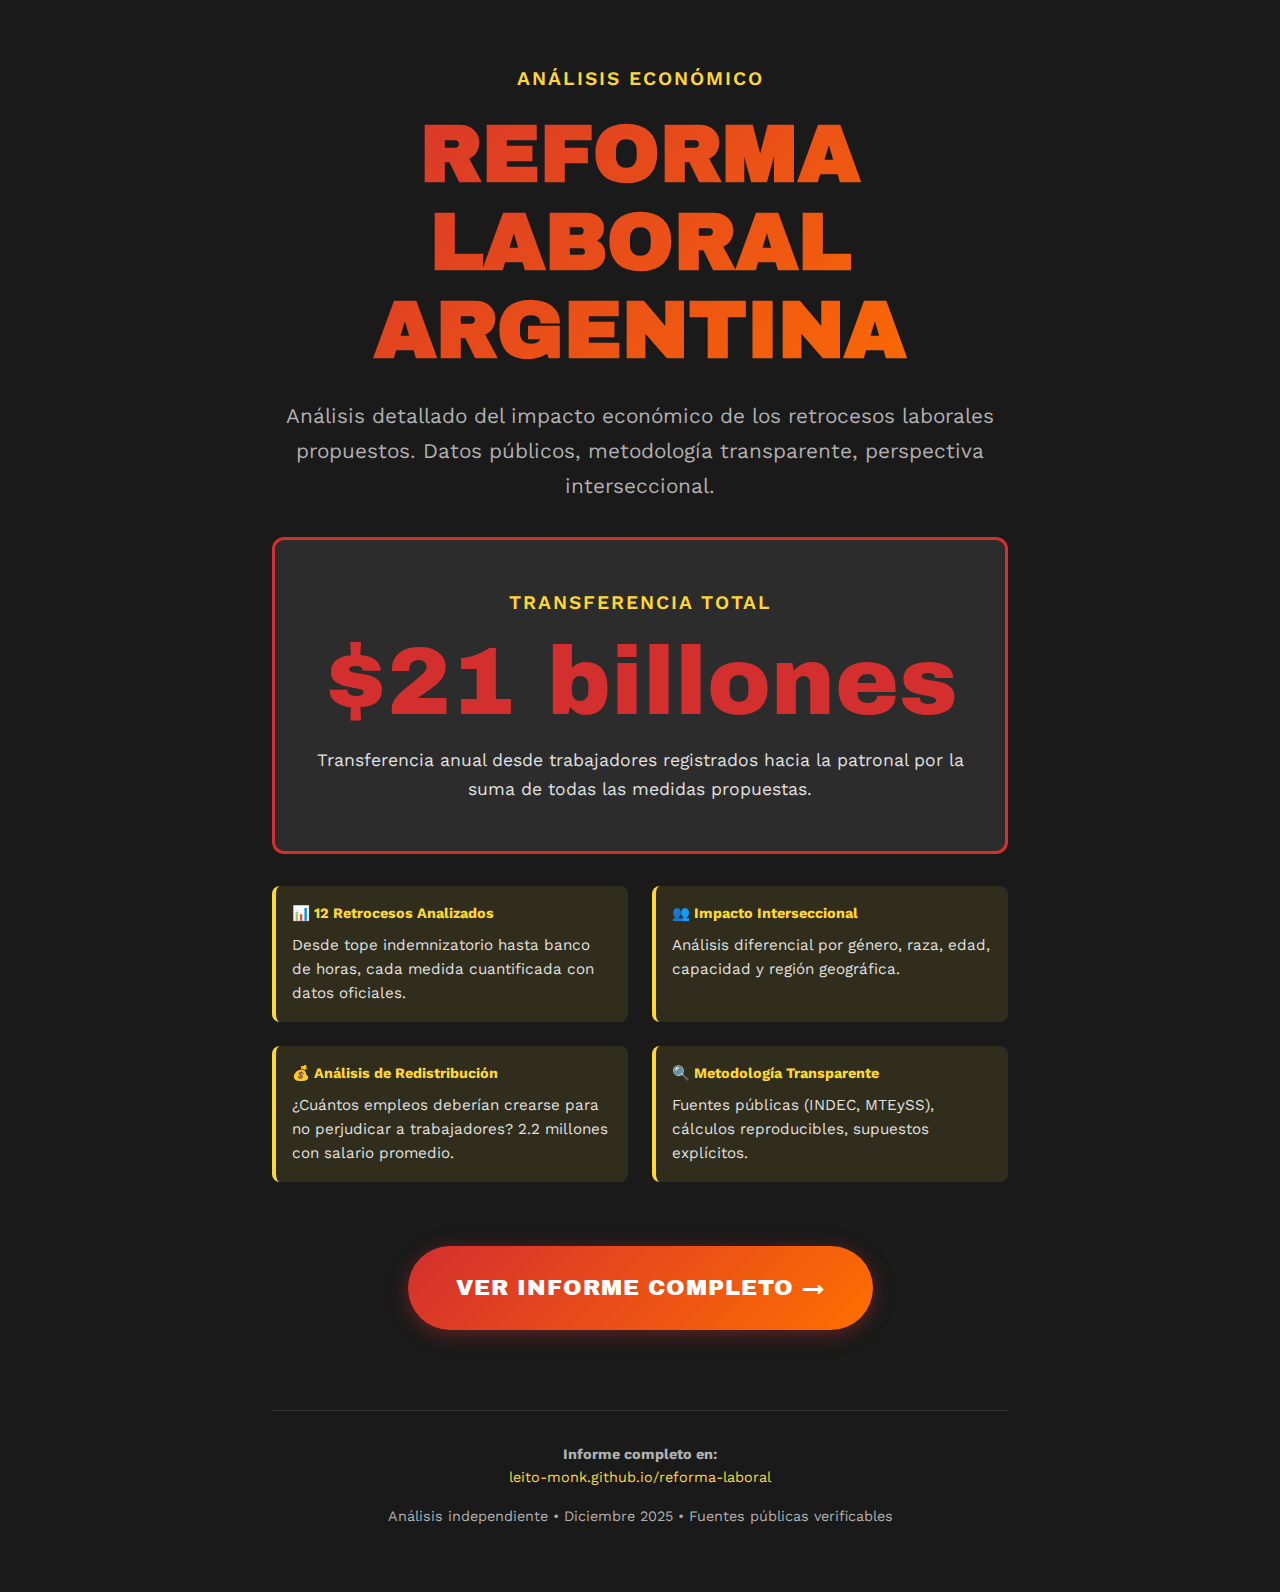
<file: backup/redirect.html>
<!DOCTYPE html>
<html lang="es">
<head>
    <meta charset="UTF-8">
    <meta name="viewport" content="width=device-width, initial-scale=1.0, maximum-scale=5.0">
    <meta name="description" content="Análisis económico de la Reforma Laboral Argentina - Transferencia de $21 billones anuales">
    <title>Reforma Laboral Argentina - Análisis Económico</title>
    
    <link rel="preconnect" href="https://fonts.googleapis.com">
    <link rel="preconnect" href="https://fonts.gstatic.com" crossorigin>
    <link href="https://fonts.googleapis.com/css2?family=Archivo+Black&family=Work+Sans:wght@400;600;800&display=swap" rel="stylesheet">
    
    <style>
        /* Variables */
        :root {
            --primary: #D32F2F;
            --primary-dark: #B71C1C;
            --secondary: #FF6F00;
            --accent: #FDD835;
            --bg-dark: #1A1A1A;
            --bg-medium: #2C2C2C;
            --text-light: #FFFFFF;
            --text-gray: #B0B0B0;
        }

        /* Reset */
        *, *::before, *::after {
            margin: 0;
            padding: 0;
            box-sizing: border-box;
        }

        /* Base - Mobile First */
        html {
            font-size: 16px;
            overflow-x: hidden;
        }

        body {
            font-family: 'Work Sans', sans-serif;
            background: var(--bg-dark);
            color: var(--text-light);
            line-height: 1.6;
            overflow-x: hidden;
            min-height: 100vh;
            display: flex;
            flex-direction: column;
            align-items: center;
            justify-content: center;
            padding: 1rem;
        }

        /* Container */
        .container {
            max-width: 800px;
            text-align: center;
            padding: 2rem 1rem;
        }

        @media (min-width: 768px) {
            .container {
                padding: 3rem 2rem;
            }
        }

        /* Hero */
        .hero-subtitle {
            font-size: 1rem;
            color: var(--accent);
            margin-bottom: 1rem;
            font-weight: 600;
            text-transform: uppercase;
            letter-spacing: 2px;
        }

        @media (min-width: 768px) {
            .hero-subtitle {
                font-size: 1.2rem;
            }
        }

        .hero-title {
            font-family: 'Archivo Black', sans-serif;
            font-size: 2.5rem;
            line-height: 1.1;
            margin-bottom: 1.5rem;
            background: linear-gradient(135deg, var(--primary), var(--secondary));
            -webkit-background-clip: text;
            -webkit-text-fill-color: transparent;
            background-clip: text;
            text-transform: uppercase;
        }

        @media (min-width: 768px) {
            .hero-title {
                font-size: 4rem;
            }
        }

        @media (min-width: 1024px) {
            .hero-title {
                font-size: 5rem;
            }
        }

        .hero-description {
            font-size: 1.1rem;
            color: var(--text-gray);
            margin-bottom: 2rem;
            line-height: 1.7;
        }

        @media (min-width: 768px) {
            .hero-description {
                font-size: 1.3rem;
            }
        }

        /* Metric Box */
        .metric-box {
            background: var(--bg-medium);
            border: 3px solid var(--primary);
            border-radius: 12px;
            padding: 2rem 1.5rem;
            margin: 2rem 0;
        }

        @media (min-width: 768px) {
            .metric-box {
                padding: 3rem 2rem;
            }
        }

        .metric-label {
            font-size: 1rem;
            color: var(--accent);
            text-transform: uppercase;
            letter-spacing: 2px;
            margin-bottom: 1rem;
            font-weight: 600;
        }

        @media (min-width: 768px) {
            .metric-label {
                font-size: 1.2rem;
            }
        }

        .metric-value {
            font-family: 'Archivo Black', sans-serif;
            font-size: 3rem;
            color: var(--primary);
            margin-bottom: 1rem;
            line-height: 1;
        }

        @media (min-width: 768px) {
            .metric-value {
                font-size: 5rem;
            }
        }

        @media (min-width: 1024px) {
            .metric-value {
                font-size: 6rem;
            }
        }

        .metric-text {
            font-size: 1rem;
            color: #E0E0E0;
            line-height: 1.6;
        }

        @media (min-width: 768px) {
            .metric-text {
                font-size: 1.1rem;
            }
        }

        /* Highlights */
        .highlights {
            display: grid;
            gap: 1rem;
            margin: 2rem 0;
            text-align: left;
        }

        @media (min-width: 768px) {
            .highlights {
                grid-template-columns: repeat(2, 1fr);
                gap: 1.5rem;
            }
        }

        .highlight-item {
            background: rgba(253, 216, 53, 0.1);
            border-left: 4px solid var(--accent);
            padding: 1rem;
            border-radius: 8px;
        }

        .highlight-item strong {
            display: block;
            color: var(--accent);
            margin-bottom: 0.5rem;
            font-size: 0.9rem;
        }

        .highlight-item p {
            font-size: 0.95rem;
            color: #E0E0E0;
        }

        /* CTA Button */
        .cta-button {
            display: inline-block;
            background: linear-gradient(135deg, var(--primary), var(--secondary));
            color: var(--text-light);
            font-family: 'Archivo Black', sans-serif;
            font-size: 1.2rem;
            padding: 1.25rem 2.5rem;
            border-radius: 50px;
            text-decoration: none;
            text-transform: uppercase;
            letter-spacing: 1px;
            transition: transform 0.3s ease, box-shadow 0.3s ease;
            box-shadow: 0 4px 20px rgba(211, 47, 47, 0.4);
            margin: 2rem 0;
        }

        @media (min-width: 768px) {
            .cta-button {
                font-size: 1.4rem;
                padding: 1.5rem 3rem;
            }
        }

        .cta-button:hover {
            transform: translateY(-3px);
            box-shadow: 0 8px 30px rgba(211, 47, 47, 0.6);
        }

        .cta-button:active {
            transform: translateY(-1px);
        }

        /* Footer */
        .footer {
            margin-top: 3rem;
            padding-top: 2rem;
            border-top: 1px solid rgba(255, 255, 255, 0.1);
            font-size: 0.9rem;
            color: var(--text-gray);
        }

        .footer a {
            color: var(--accent);
            text-decoration: none;
        }

        .footer a:hover {
            text-decoration: underline;
        }

        /* Animation */
        @keyframes fadeIn {
            from {
                opacity: 0;
                transform: translateY(20px);
            }
            to {
                opacity: 1;
                transform: translateY(0);
            }
        }

        .container {
            animation: fadeIn 0.8s ease-out;
        }

        /* Accessibility */
        @media (prefers-reduced-motion: reduce) {
            *,
            *::before,
            *::after {
                animation-duration: 0.01ms !important;
                animation-iteration-count: 1 !important;
                transition-duration: 0.01ms !important;
            }
        }
    </style>
</head>
<body>
    <div class="container">
        <p class="hero-subtitle">Análisis Económico</p>
        <h1 class="hero-title">Reforma Laboral Argentina</h1>
        <p class="hero-description">
            Análisis detallado del impacto económico de los retrocesos laborales propuestos. 
            Datos públicos, metodología transparente, perspectiva interseccional.
        </p>

        <div class="metric-box">
            <p class="metric-label">Transferencia Total</p>
            <p class="metric-value">$21 billones</p>
            <p class="metric-text">
                Transferencia anual desde trabajadores registrados hacia la patronal 
                por la suma de todas las medidas propuestas.
            </p>
        </div>

        <div class="highlights">
            <div class="highlight-item">
                <strong>📊 12 Retrocesos Analizados</strong>
                <p>Desde tope indemnizatorio hasta banco de horas, cada medida cuantificada con datos oficiales.</p>
            </div>

            <div class="highlight-item">
                <strong>👥 Impacto Interseccional</strong>
                <p>Análisis diferencial por género, raza, edad, capacidad y región geográfica.</p>
            </div>

            <div class="highlight-item">
                <strong>💰 Análisis de Redistribución</strong>
                <p>¿Cuántos empleos deberían crearse para no perjudicar a trabajadores? 2.2 millones con salario promedio.</p>
            </div>

            <div class="highlight-item">
                <strong>🔍 Metodología Transparente</strong>
                <p>Fuentes públicas (INDEC, MTEySS), cálculos reproducibles, supuestos explícitos.</p>
            </div>
        </div>

        <a href="https://leito-monk.github.io/reforma-laboral/" class="cta-button">
            Ver Informe Completo →
        </a>

        <div class="footer">
            <p>
                <strong>Informe completo en:</strong><br>
                <a href="https://leito-monk.github.io/reforma-laboral/">leito-monk.github.io/reforma-laboral</a>
            </p>
            <p style="margin-top: 1rem;">
                Análisis independiente • Diciembre 2025 • Fuentes públicas verificables
            </p>
        </div>
    </div>
</body>
</html>
</file>
<file: mobile-styles.css>
/* ==================== MOBILE FIRST CSS ==================== */

/* Variables */
:root {
    --primary: #D32F2F;
    --primary-dark: #B71C1C;
    --secondary: #FF6F00;
    --accent: #FDD835;
    --bg-dark: #1A1A1A;
    --bg-medium: #2C2C2C;
    --text-light: #FFFFFF;
    --text-gray: #B0B0B0;
    --border: #424242;
    
    --space-xs: 0.5rem;
    --space-sm: 1rem;
    --space-md: 1.5rem;
    --space-lg: 2rem;
    --space-xl: 3rem;
}

/* Reset */
*, *::before, *::after {
    margin: 0;
    padding: 0;
    box-sizing: border-box;
}

/* Base - Mobile First */
html {
    font-size: 16px;
    overflow-x: hidden;
}

body {
    font-family: 'Work Sans', sans-serif;
    background: var(--bg-dark);
    color: var(--text-light);
    line-height: 1.6;
    overflow-x: hidden;
}

img, video, iframe {
    max-width: 100%;
    height: auto;
}

/* Container - Mobile First */
.container {
    width: 100%;
    padding: 0 1rem;
    margin: 0 auto;
}

/* Tablet */
@media (min-width: 768px) {
    .container {
        padding: 0 2rem;
        max-width: 768px;
    }
}

/* Desktop */
@media (min-width: 1024px) {
    .container {
        max-width: 1200px;
    }
}

/* Sections */
.section {
    padding: 2rem 0;
}

@media (min-width: 768px) {
    .section {
        padding: 4rem 0;
    }
}

/* Typography - Mobile First */
.section-title {
    font-size: 1.75rem;
    font-weight: 800;
    margin-bottom: 1.5rem;
    text-align: center;
    color: var(--accent);
}

@media (min-width: 768px) {
    .section-title {
        font-size: 2.5rem;
    }
}

/* Comments Banner */
.comments-banner {
    background: linear-gradient(135deg, var(--accent), var(--secondary));
    padding: 0.75rem 1rem;
    position: sticky;
    top: 0;
    z-index: 100;
    display: none; /* Oculto en móvil por defecto */
}

@media (min-width: 768px) {
    .comments-banner {
        display: block;
    }
}

.comments-banner-content {
    display: flex;
    align-items: center;
    gap: 0.75rem;
    max-width: 1200px;
    margin: 0 auto;
}

.comments-icon {
    font-size: 1.5rem;
}

.comments-text {
    font-size: 0.9rem;
    color: var(--bg-dark);
    margin: 0;
}

/* Hero - Mobile First */
.hero {
    min-height: 100vh;
    display: flex;
    flex-direction: column;
    align-items: center;
    justify-content: center;
    text-align: center;
    padding: 2rem 1rem;
    position: relative;
    background: linear-gradient(135deg, #1A1A1A 0%, #2C2C2C 100%);
}

.hero-content {
    max-width: 600px;
}

.hero-subtitle {
    font-size: 1rem;
    color: var(--accent);
    margin-bottom: 0.5rem;
    font-weight: 600;
}

@media (min-width: 768px) {
    .hero-subtitle {
        font-size: 1.5rem;
    }
}

.hero-title {
    font-family: 'Archivo Black', sans-serif;
    font-size: 2.5rem;
    line-height: 1.1;
    margin-bottom: 1rem;
    background: linear-gradient(135deg, var(--primary), var(--secondary));
    -webkit-background-clip: text;
    -webkit-text-fill-color: transparent;
    background-clip: text;
    text-transform: uppercase;
}

@media (min-width: 768px) {
    .hero-title {
        font-size: 4rem;
    }
}

@media (min-width: 1024px) {
    .hero-title {
        font-size: 5rem;
    }
}

.hero-description {
    font-size: 1rem;
    color: var(--text-gray);
    margin-bottom: 2rem;
}

@media (min-width: 768px) {
    .hero-description {
        font-size: 1.2rem;
    }
}

.scroll-btn {
    position: absolute;
    bottom: 2rem;
    background: none;
    border: 2px solid var(--accent);
    color: var(--accent);
    width: 50px;
    height: 50px;
    border-radius: 50%;
    font-size: 1.5rem;
    cursor: pointer;
    animation: bounce 2s infinite;
}

@keyframes bounce {
    0%, 100% { transform: translateY(0); }
    50% { transform: translateY(-10px); }
}

/* Contexto Section */
.contexto-section {
    background: var(--bg-dark);
}

.lead-text {
    font-size: 1.1rem;
    line-height: 1.7;
    margin-bottom: 2rem;
    text-align: center;
    color: #E0E0E0;
}

@media (min-width: 768px) {
    .lead-text {
        font-size: 1.3rem;
    }
}

.impacto-box {
    background: var(--bg-medium);
    padding: 1.5rem;
    border-radius: 8px;
    border-left: 4px solid var(--accent);
}

@media (min-width: 768px) {
    .impacto-box {
        padding: 2rem;
    }
}

.impacto-title {
    font-size: 1.3rem;
    color: var(--accent);
    margin-bottom: 1.5rem;
    text-align: center;
    font-weight: 800;
}

@media (min-width: 768px) {
    .impacto-title {
        font-size: 1.6rem;
    }
}

.impacto-card {
    display: flex;
    gap: 1rem;
    background: rgba(255, 255, 255, 0.03);
    padding: 1rem;
    margin-bottom: 1rem;
    border-radius: 8px;
    border-left: 3px solid var(--primary);
}

.impacto-icon {
    font-size: 2rem;
    flex-shrink: 0;
}

.impacto-content strong {
    display: block;
    color: var(--accent);
    margin-bottom: 0.5rem;
    font-size: 1rem;
}

.impacto-content p {
    font-size: 0.9rem;
    line-height: 1.6;
}

@media (min-width: 768px) {
    .impacto-content p {
        font-size: 1rem;
    }
}

.conclusion-box {
    background: linear-gradient(135deg, var(--primary-dark), var(--primary));
    padding: 1.5rem;
    border-radius: 8px;
    margin-top: 2rem;
}

.conclusion-box p {
    font-size: 1rem;
    line-height: 1.7;
}

.conclusion-box strong {
    color: var(--accent);
    font-size: 1.1rem;
}

/* Métrica Principal */
.metric-section {
    background: var(--bg-medium);
    border-top: 4px solid var(--primary);
    border-bottom: 4px solid var(--primary);
    text-align: center;
}

.metric-label {
    font-size: 1.2rem;
    color: var(--accent);
    text-transform: uppercase;
    letter-spacing: 2px;
    margin-bottom: 1rem;
    font-weight: 600;
}

@media (min-width: 768px) {
    .metric-label {
        font-size: 1.5rem;
    }
}

.metric-value {
    font-family: 'Archivo Black', sans-serif;
    font-size: 3rem;
    color: var(--primary);
    margin-bottom: 1rem;
    line-height: 1;
}

@media (min-width: 768px) {
    .metric-value {
        font-size: 5rem;
    }
}

@media (min-width: 1024px) {
    .metric-value {
        font-size: 7rem;
    }
}

.metric-desc {
    font-size: 1rem;
    color: #E0E0E0;
    max-width: 700px;
    margin: 0 auto;
}

@media (min-width: 768px) {
    .metric-desc {
        font-size: 1.2rem;
    }
}

/* Retrocesos Cards - Mobile First */
.retrocesos-section {
    background: var(--bg-dark);
}

.retroceso-card {
    background: var(--bg-medium);
    padding: 1.5rem;
    margin-bottom: 1.5rem;
    border-radius: 8px;
    border-left: 4px solid var(--primary);
    position: relative;
}

@media (min-width: 768px) {
    .retroceso-card {
        padding: 2rem;
    }
}

.card-num {
    position: absolute;
    top: 1rem;
    right: 1rem;
    font-family: 'Archivo Black', sans-serif;
    font-size: 2rem;
    color: rgba(255, 255, 255, 0.1);
}

.card-title {
    font-size: 1.3rem;
    color: var(--accent);
    margin-bottom: 0.5rem;
    font-weight: 800;
}

@media (min-width: 768px) {
    .card-title {
        font-size: 1.5rem;
    }
}

.card-art {
    font-size: 0.85rem;
    color: var(--text-gray);
    margin-bottom: 1rem;
    font-style: italic;
}

.card-desc {
    font-size: 0.95rem;
    line-height: 1.6;
    margin-bottom: 1.5rem;
    color: #E0E0E0;
}

@media (min-width: 768px) {
    .card-desc {
        font-size: 1rem;
    }
}

.card-impact {
    border-top: 1px solid var(--border);
    padding-top: 1rem;
}

.impact-label {
    font-size: 0.85rem;
    color: var(--text-gray);
    display: block;
    margin-bottom: 0.5rem;
}

.impact-value {
    font-family: 'Archivo Black', sans-serif;
    font-size: 1.5rem;
    color: var(--primary);
    display: block;
    margin-bottom: 0.25rem;
}

@media (min-width: 768px) {
    .impact-value {
        font-size: 1.8rem;
    }
}

.impact-calc {
    font-size: 0.8rem;
    color: var(--text-gray);
    font-style: italic;
}

/* Redistribución Section */
.redistribucion-section {
    background: linear-gradient(135deg, #2C2C2C, #1A1A1A);
}

.pregunta-box {
    background: linear-gradient(135deg, var(--primary-dark), var(--primary));
    padding: 1.5rem;
    border-radius: 8px;
    margin-bottom: 2rem;
    text-align: center;
    border: 3px solid var(--accent);
}

@media (min-width: 768px) {
    .pregunta-box {
        padding: 2rem;
    }
}

.pregunta-intro {
    font-size: 1rem;
    margin-bottom: 1rem;
    font-weight: 600;
}

@media (min-width: 768px) {
    .pregunta-intro {
        font-size: 1.3rem;
    }
}

.pregunta-main {
    font-family: 'Archivo Black', sans-serif;
    font-size: 1.4rem;
    color: var(--accent);
    line-height: 1.3;
}

@media (min-width: 768px) {
    .pregunta-main {
        font-size: 2rem;
    }
}

@media (min-width: 1024px) {
    .pregunta-main {
        font-size: 2.5rem;
    }
}

.highlight-box {
    background: var(--bg-medium);
    border: 3px solid var(--primary);
    padding: 1.5rem;
    border-radius: 8px;
    text-align: center;
    margin-bottom: 2rem;
}

.highlight-label {
    font-size: 1rem;
    color: var(--accent);
    text-transform: uppercase;
    margin-bottom: 0.5rem;
}

.highlight-value {
    font-family: 'Archivo Black', sans-serif;
    font-size: 2.5rem;
    color: var(--primary);
    margin-bottom: 1rem;
}

@media (min-width: 768px) {
    .highlight-value {
        font-size: 4rem;
    }
}

.highlight-text {
    font-size: 0.95rem;
    color: #E0E0E0;
}

/* Scenario Grid - Mobile First */
.scenario-grid {
    display: grid;
    gap: 1rem;
    margin-bottom: 2rem;
}

@media (min-width: 768px) {
    .scenario-grid {
        grid-template-columns: repeat(3, 1fr);
    }
}

.scenario-card {
    background: var(--bg-medium);
    padding: 1.5rem;
    border-radius: 8px;
    text-align: center;
    border: 2px solid var(--accent);
}

.scenario-card.scenario-alert {
    border-color: var(--primary);
    background: rgba(211, 47, 47, 0.2);
}

.scenario-label {
    font-size: 0.9rem;
    color: var(--text-gray);
    margin-bottom: 0.5rem;
}

.scenario-value {
    font-family: 'Archivo Black', sans-serif;
    font-size: 2rem;
    color: var(--accent);
    margin-bottom: 0.5rem;
}

.scenario-card.scenario-alert .scenario-value {
    color: var(--primary);
}

.scenario-sub {
    font-size: 0.85rem;
    color: var(--text-gray);
    margin-bottom: 0.5rem;
}

.scenario-impact {
    font-size: 1rem;
    font-weight: 800;
    color: var(--accent);
}

/* Alert Box */
.alert-box {
    background: var(--bg-medium);
    padding: 1.5rem;
    border-radius: 8px;
    border-left: 4px solid var(--primary);
    margin-bottom: 2rem;
}

.alert-title {
    font-size: 1.3rem;
    color: var(--primary);
    margin-bottom: 1rem;
}

.viability-item {
    display: flex;
    justify-content: space-between;
    padding: 0.75rem 0;
    border-bottom: 1px solid var(--border);
}

.viability-item span {
    color: var(--text-gray);
}

.viability-item strong {
    color: var(--accent);
    font-size: 1.1rem;
}

.viability-item strong.big {
    font-size: 1.5rem;
    color: var(--primary);
}

.alert-footer {
    margin-top: 1rem;
    padding-top: 1rem;
    border-top: 2px solid var(--primary);
    text-align: center;
    font-weight: 600;
    color: var(--accent);
}

/* Distribution Box */
.distribution-box {
    background: var(--bg-medium);
    padding: 1.5rem;
    border-radius: 8px;
}

.distribution-box h3 {
    color: var(--accent);
    margin-bottom: 1rem;
}

.bar-item {
    margin-bottom: 1.5rem;
}

.bar-label {
    display: block;
    font-size: 0.9rem;
    margin-bottom: 0.5rem;
    color: #E0E0E0;
}

.bar-container {
    background: rgba(255, 255, 255, 0.1);
    height: 40px;
    border-radius: 4px;
    overflow: hidden;
    margin-bottom: 0.25rem;
}

.bar-fill {
    background: var(--primary);
    height: 100%;
    display: flex;
    align-items: center;
    justify-content: center;
    color: white;
    font-weight: 800;
    font-size: 0.9rem;
    transition: width 1s ease;
}

.bar-fill.bar-accent {
    background: var(--accent);
    color: var(--bg-dark);
}

.bar-fill.bar-blue {
    background: #2196F3;
}

.bar-fill.bar-gray {
    background: #757575;
}

.bar-amount {
    display: block;
    font-size: 0.85rem;
    color: var(--text-gray);
}

.distribution-conclusion {
    margin-top: 1.5rem;
    padding-top: 1.5rem;
    border-top: 2px solid var(--border);
    font-size: 0.95rem;
    line-height: 1.6;
}

.distribution-conclusion strong {
    color: var(--accent);
}

/* Contacto Section */
.contacto-section {
    background: var(--bg-dark);
}

.contacto-box {
    background: var(--bg-medium);
    padding: 1.5rem;
    border-radius: 8px;
    border-left: 4px solid var(--primary);
    margin-bottom: 1.5rem;
}

.contacto-box h3 {
    color: var(--primary);
    margin-bottom: 1rem;
    font-size: 1.2rem;
}

.contacto-box p {
    font-size: 0.95rem;
    line-height: 1.6;
    color: #E0E0E0;
}

/* Footer */
.footer {
    background: var(--bg-dark);
    padding: 2rem 1rem;
    text-align: center;
    border-top: 1px solid var(--border);
}

.footer-title {
    font-size: 1.1rem;
    color: var(--accent);
    margin-bottom: 1rem;
    font-weight: 600;
}

.footer p {
    font-size: 0.9rem;
    color: var(--text-gray);
    margin-bottom: 1rem;
    line-height: 1.6;
}

.footer-conclusion {
    padding-top: 1rem;
    border-top: 1px solid var(--border);
}

.footer-conclusion strong {
    color: var(--accent);
}

/* Utilities */
strong {
    font-weight: 800;
}

@media (prefers-reduced-motion: reduce) {
    *,
    *::before,
    *::after {
        animation-duration: 0.01ms !important;
        animation-iteration-count: 1 !important;
        transition-duration: 0.01ms !important;
    }
}
</file>
